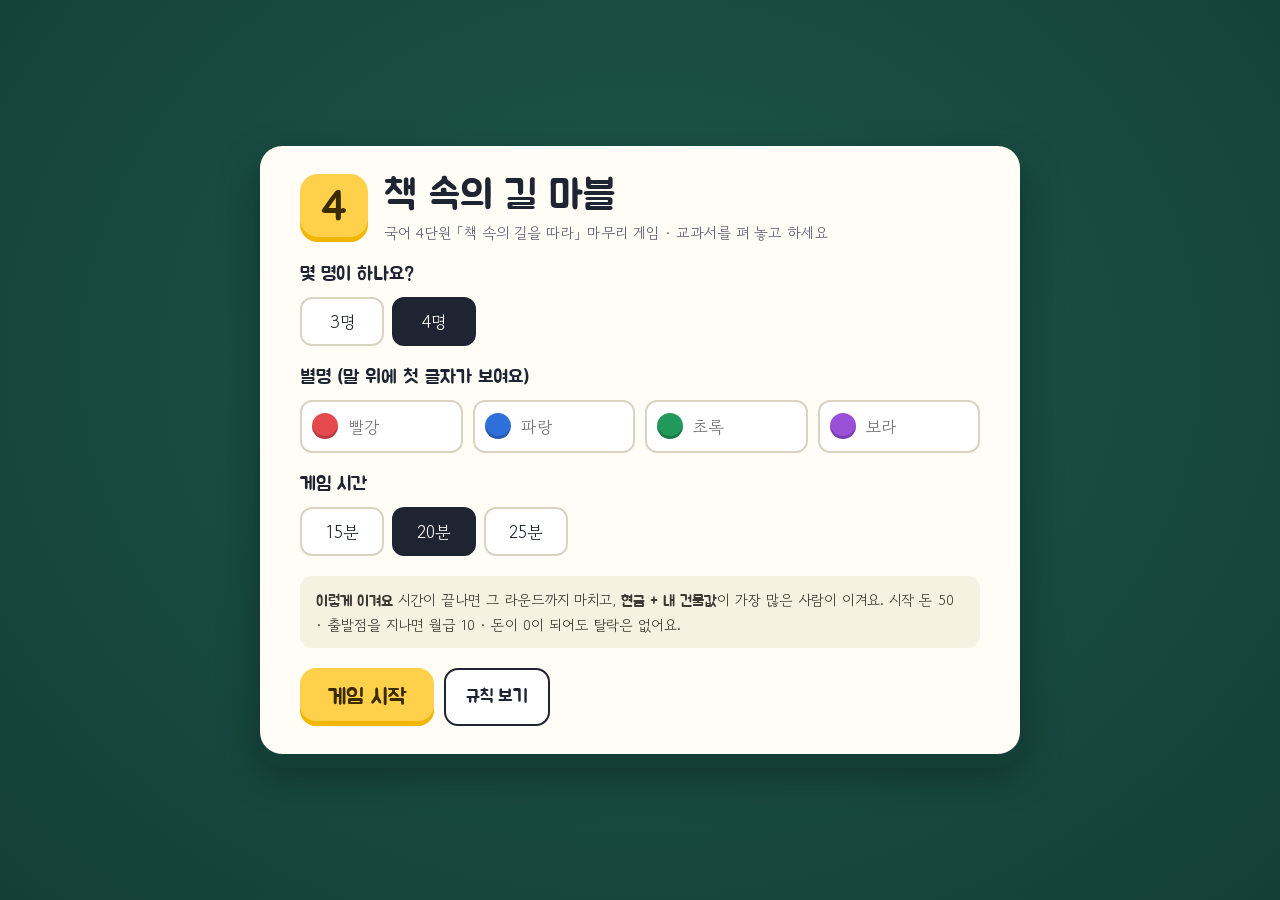
<file: book-marble/index.html>
<!doctype html>
<html lang="ko"><head><meta charset="utf-8"><meta name="viewport" content="width=device-width,initial-scale=1,viewport-fit=cover">
<style>:root{box-sizing:border-box;padding-top:env(safe-area-inset-top,0px);padding-bottom:env(safe-area-inset-bottom,0px)}body{margin:0;font:14px -apple-system,BlinkMacSystemFont,sans-serif}img{max-width:100%}[hidden]{display:none!important}</style>
</head><body>
<title>책 속의 길 마블</title>
<meta name="claude:viewport-fit-sides" content="cover">
<link rel="preconnect" href="https://fonts.googleapis.com"><link rel="preconnect" href="https://fonts.gstatic.com" crossorigin>
<link rel="stylesheet" href="https://fonts.googleapis.com/css2?family=Jua&family=Gowun+Dodum&display=swap">
<style>
/* Layout: 게임 테이블(초록 펠트) 위에 9×9 둘레 32칸 판, 판 가운데는 노란 진행판, 오른쪽에 시간·플레이어 패널. 하나의 화면으로 고정한 게임이라 한 가지 모습(펠트 테이블)으로만 그린다. */
:root{
  --felt:#1d574c; --felt-deep:#143f37; --felt-line:#2d6d61;
  --paper:#fffdf5; --ink:#1f2433; --soft:#5d6273; --rule:#d9d3c2;
  --sun:#ffd04a; --sun-deep:#f2b705; --sun-ink:#3b2b00;
  --s1:#ffb79c; --s2:#8fd4ca; --s3:#c3e28c; --s4:#cbbcf4;
  --ok:#1e8f4e; --ok-soft:#dcf3e4; --bad:#c93b3b; --bad-soft:#fbe1e1;
  --p0:#e5484d; --p1:#2f6fdc; --p2:#22995a; --p3:#9a4fd8;
  --f-display:"Jua","Apple SD Gothic Neo","Malgun Gothic","Noto Sans KR",sans-serif;
  --f-body:"Gowun Dodum","Apple SD Gothic Neo","Malgun Gothic","Noto Sans KR",sans-serif;
  --u:8px;
  color-scheme:light;
}
[hidden]{display:none!important}
html,body{height:100%}
body{background:var(--felt);color:var(--ink);font-family:var(--f-body);font-size:16px;
  background-image:radial-gradient(ellipse at 50% 40%, var(--felt) 0%, var(--felt-deep) 100%);overflow:hidden}
*{box-sizing:border-box}
button{font:inherit;color:inherit;cursor:pointer;border:0;background:none;-webkit-tap-highlight-color:transparent}
button:focus-visible,input:focus-visible{outline:3px solid var(--sun);outline-offset:2px}
.screen{height:100%;padding-block:12px;padding-left:max(16px,env(safe-area-inset-left,0px));padding-right:max(16px,env(safe-area-inset-right,0px))}

/* ---------- 시작 화면 ---------- */
#setup{overflow:auto;display:flex;justify-content:center;align-items:flex-start}
.setup-card{width:min(760px,100%);margin-block:auto;background:var(--paper);border-radius:22px;padding:28px clamp(18px,4vw,40px);box-shadow:0 14px 0 var(--felt-deep),0 18px 40px rgba(0,0,0,.35);display:flex;flex-direction:column;gap:20px}
.brand{display:flex;align-items:center;gap:16px}
.brand .unit{flex:none;width:68px;height:68px;border-radius:18px;background:var(--sun);display:grid;place-items:center;font-family:var(--f-display);font-size:44px;color:var(--sun-ink);box-shadow:inset 0 -5px 0 var(--sun-deep)}
.brand h1{margin:0;font-family:var(--f-display);font-weight:400;font-size:clamp(28px,5vw,40px);line-height:1.1;text-wrap:balance}
.brand p{margin:4px 0 0;color:var(--soft);font-size:15px}
.field{display:flex;flex-direction:column;gap:10px}
.field>span{font-family:var(--f-display);font-size:19px}
.seg{display:flex;flex-wrap:wrap;gap:8px}
.seg button{min-width:84px;padding:10px 16px;border-radius:12px;border:2px solid var(--rule);background:#fff;font-size:17px}
.seg button[aria-pressed="true"]{border-color:var(--ink);background:var(--ink);color:var(--paper)}
.names{display:grid;grid-template-columns:repeat(auto-fit,minmax(150px,1fr));gap:10px}
.nm{display:flex;align-items:center;gap:8px;border:2px solid var(--rule);border-radius:12px;padding:6px 10px;background:#fff}
.nm i{flex:none;width:26px;height:26px;border-radius:50%;box-shadow:inset 0 -3px 0 rgba(0,0,0,.2)}
.nm input{flex:1;min-width:0;border:0;font:inherit;font-size:17px;padding:6px 2px;background:transparent;color:var(--ink)}
.nm input:focus{outline:none}
.nm:focus-within{border-color:var(--ink)}
.rule-mini{margin:0;padding:12px 16px;background:#f6f1e1;border-radius:12px;font-size:14.5px;line-height:1.6;color:#3d3a33}
.rule-mini b{font-family:var(--f-display);font-weight:400}
.actions{display:flex;flex-wrap:wrap;gap:10px}
.big{font-family:var(--f-display);font-size:22px;padding:14px 28px;border-radius:16px;background:var(--sun);color:var(--sun-ink);box-shadow:inset 0 -5px 0 var(--sun-deep);min-height:58px}
.big:active{transform:translateY(2px);box-shadow:inset 0 -2px 0 var(--sun-deep)}
.big[disabled]{opacity:.45;cursor:not-allowed}
.ghost{font-family:var(--f-display);font-size:18px;padding:12px 20px;border-radius:14px;border:2px solid var(--ink);background:#fff;min-height:52px}
.resume{display:flex;flex-wrap:wrap;align-items:center;gap:10px;padding:12px 14px;border-radius:12px;background:var(--ok-soft)}
.resume span{flex:1;min-width:180px}

/* ---------- 게임 화면 ---------- */
#game{display:flex;gap:14px;align-items:center;justify-content:center}
.boardwrap{flex:1;min-width:0;height:100%;display:grid;place-items:center}
.board{position:relative;display:grid;grid-template-columns:repeat(9,1fr);grid-template-rows:repeat(9,1fr);gap:calc(var(--u)*.35);
  width:calc(var(--u)*100);height:calc(var(--u)*100);padding:calc(var(--u)*.8);border-radius:calc(var(--u)*2);background:var(--felt-deep);box-shadow:0 calc(var(--u)*1) 0 #0d2c26,0 calc(var(--u)*2) calc(var(--u)*4) rgba(0,0,0,.35)}
.cell{position:relative;background:var(--paper);border-radius:calc(var(--u)*.9);display:flex;flex-direction:column;overflow:hidden;padding:0;text-align:center;border:calc(var(--u)*.35) solid transparent}
.cell .band{flex:none;height:calc(var(--u)*1.9);font-size:calc(var(--u)*1.15);line-height:calc(var(--u)*1.9);color:#2c2a26;letter-spacing:.02em;white-space:nowrap}
.cell .nm2{flex:1;display:grid;place-items:center;padding:0 calc(var(--u)*.4);font-family:var(--f-display);font-size:calc(var(--u)*1.55);line-height:1.12;word-break:keep-all;text-wrap:balance}
.cell .px{flex:none;font-size:calc(var(--u)*1.1);color:var(--soft);padding-bottom:calc(var(--u)*.3);white-space:nowrap;font-variant-numeric:tabular-nums}
.cell.side1 .band{background:var(--s1)} .cell.side2 .band{background:var(--s2)} .cell.side3 .band{background:var(--s3)} .cell.side4 .band{background:var(--s4)}
.cell.sp{background:#f4efe0}
.cell.sp .band{background:#e6dfca}
.cell.corner{background:var(--sun);color:var(--sun-ink)}
.cell.corner .band{background:transparent;font-family:var(--f-display);font-size:calc(var(--u)*1.25)}
.cell.corner .nm2{font-size:calc(var(--u)*1.75)}
.cell.corner .px{color:var(--sun-ink)}
.cell.owned{background:var(--own);color:#fff;border-color:#fff;box-shadow:0 calc(var(--u)*.35) 0 rgba(0,0,0,.28)}
.cell.owned::before{content:"";position:absolute;left:18%;right:18%;top:24%;bottom:16%;background:url("data:image/svg+xml,%3Csvg xmlns='http://www.w3.org/2000/svg' viewBox='0 0 40 36'%3E%3Cpath d='M20 2 2 17h5v17h10V24h6v10h10V17h5z' fill='%23ffffff'/%3E%3C/svg%3E") center/contain no-repeat;opacity:.26;pointer-events:none}
.cell.owned[data-lv="2"]::before{background-image:url("data:image/svg+xml,%3Csvg xmlns='http://www.w3.org/2000/svg' viewBox='0 0 60 36'%3E%3Cpath d='M14 10 2 20h4v14h7v-7h3v7h7V20h4z M44 2 28 16h5v18h8v-8h6v8h8V16h5z' fill='%23ffffff'/%3E%3C/svg%3E");left:10%;right:10%}
.cell.owned[data-lv="3"]::before{background-image:url("data:image/svg+xml,%3Csvg xmlns='http://www.w3.org/2000/svg' viewBox='0 0 40 34'%3E%3Cpath d='M5 26 2 5l10 9 8-13 8 13 10-9-3 21z M5 28h30v5H5z' fill='%23ffffff'/%3E%3C/svg%3E");opacity:.38}
.cell.owned[data-lv="3"]{box-shadow:inset 0 0 0 calc(var(--u)*.45) var(--sun),0 calc(var(--u)*.35) 0 rgba(0,0,0,.28)}
.cell.owned .band{background:rgba(0,0,0,.24)!important;color:#fff;font-family:var(--f-display);font-size:calc(var(--u)*1.2);overflow:hidden;padding:0 calc(var(--u)*.2)}
.cell.owned .nm2{position:relative;text-shadow:0 1px 2px rgba(0,0,0,.35)}
.cell.owned .px{color:#fff;font-weight:700}
.cell.wip{background:repeating-linear-gradient(-45deg,#fff3c4 0 calc(var(--u)*.8),#fffdf5 calc(var(--u)*.8) calc(var(--u)*1.6))}
.cell.flash{outline:calc(var(--u)*.5) solid var(--sun);outline-offset:calc(var(--u)*-.1);z-index:2}
.cell.here{box-shadow:0 0 0 calc(var(--u)*.45) #fff}
.tokens{position:absolute;left:0;right:0;bottom:calc(var(--u)*1.55);display:flex;justify-content:center;gap:calc(var(--u)*.2);pointer-events:none}
.tok{width:calc(var(--u)*2.7);height:calc(var(--u)*2.7);border-radius:50%;background:var(--pc);color:#fff;font-family:var(--f-display);font-size:calc(var(--u)*1.35);line-height:calc(var(--u)*2.7);text-align:center;box-shadow:0 calc(var(--u)*.3) 0 rgba(0,0,0,.35),0 0 0 calc(var(--u)*.25) #fff}
.tok.jail{box-shadow:0 0 0 calc(var(--u)*.25) #fff,0 0 0 calc(var(--u)*.55) var(--ink)}

.hub{grid-area:2/2/9/9;background:var(--sun);border-radius:calc(var(--u)*1.6);padding:calc(var(--u)*2.2);display:flex;flex-direction:column;align-items:center;gap:calc(var(--u)*1.3);color:var(--sun-ink);box-shadow:inset 0 calc(var(--u)*-.8) 0 var(--sun-deep);min-height:0}
.hub .ttl{font-family:var(--f-display);font-size:calc(var(--u)*2.4);opacity:.75;letter-spacing:.02em}
.turn{display:flex;align-items:center;gap:calc(var(--u)*1);font-family:var(--f-display);font-size:calc(var(--u)*3.6);line-height:1.1}
.turn .tok{width:calc(var(--u)*4.4);height:calc(var(--u)*4.4);line-height:calc(var(--u)*4.4);font-size:calc(var(--u)*2.2)}
.dice{display:flex;gap:calc(var(--u)*2)}
.die{width:calc(var(--u)*12.5);height:calc(var(--u)*12.5);background:#fff;border-radius:calc(var(--u)*2);box-shadow:inset 0 calc(var(--u)*-.8) 0 #e7dfc6,0 calc(var(--u)*.6) 0 rgba(0,0,0,.18);display:grid;grid-template:repeat(3,1fr)/repeat(3,1fr);padding:calc(var(--u)*1.6)}
.die i{width:calc(var(--u)*2.3);height:calc(var(--u)*2.3);border-radius:50%;background:var(--ink);place-self:center;visibility:hidden}
.die i.on{visibility:visible}
.die.dbl{box-shadow:inset 0 calc(var(--u)*-.8) 0 #e7dfc6,0 0 0 calc(var(--u)*.6) var(--p0)}
.rollbtn{font-family:var(--f-display);font-size:calc(var(--u)*3);padding:calc(var(--u)*1.2) calc(var(--u)*5);border-radius:calc(var(--u)*1.6);background:var(--ink);color:#fff;box-shadow:inset 0 calc(var(--u)*-.6) 0 #000;min-height:44px}
.rollbtn[disabled]{opacity:.35;cursor:default}
.status{font-size:calc(var(--u)*1.9);text-align:center;min-height:1.3em;font-weight:700}
.logbox{width:100%;margin-top:auto;display:flex;flex-direction:column;gap:calc(var(--u)*.35);font-size:calc(var(--u)*1.55);background:rgba(255,255,255,.55);border-radius:calc(var(--u)*1);padding:calc(var(--u)*.9) calc(var(--u)*1.3);min-height:0;overflow:hidden}
.logbox div{white-space:nowrap;overflow:hidden;text-overflow:ellipsis}
.logbox div:first-child{font-weight:700}
.logbox b{font-family:var(--f-display);font-weight:400}

.side{flex:none;width:300px;height:100%;display:flex;flex-direction:column;gap:10px;overflow:auto;padding-bottom:4px}
.panel{background:var(--paper);border-radius:16px;padding:14px 16px}
.clock{display:flex;align-items:center;justify-content:space-between;gap:10px}
.clock .t{font-family:var(--f-display);font-size:34px;line-height:1;font-variant-numeric:tabular-nums}
.clock small{display:block;color:var(--soft);font-size:13px}
.clock.up{background:#ffe1d6}
.clock.paused .t{opacity:.45}
.toprow{display:grid;grid-template-columns:1fr auto;gap:10px}
.toprow .panel{padding:10px 14px}
.piggy{display:flex;align-items:center;gap:8px}
.piggy svg{width:38px!important;height:38px!important}
.piggy svg{flex:none;width:46px;height:46px}
.piggy b{font-family:var(--f-display);font-weight:400;font-size:28px;font-variant-numeric:tabular-nums}
.piggy small{display:block;color:var(--soft);font-size:12.5px;line-height:1.35}
.players{display:flex;flex-direction:column;gap:10px}
.pl{display:grid;grid-template-columns:auto 1fr auto;align-items:center;gap:6px 10px;padding:10px 12px;border-radius:14px;background:var(--paper);border:3px solid transparent}
.pl.now{border-color:var(--pc);box-shadow:0 0 0 4px rgba(255,255,255,.35)}
.pl .tok{width:36px;height:36px;line-height:36px;font-size:19px;box-shadow:0 3px 0 rgba(0,0,0,.3)}
.pl .who{font-family:var(--f-display);font-size:20px;min-width:0;overflow:hidden;text-overflow:ellipsis;white-space:nowrap}
.pl .cash{font-family:var(--f-display);font-size:26px;font-variant-numeric:tabular-nums}
.pl .meta{grid-column:2/4;display:flex;flex-wrap:wrap;gap:4px 10px;font-size:13px;color:var(--soft)}
.pl{position:relative}
.coins{grid-column:1/4;display:flex;align-items:flex-end;flex-wrap:wrap;gap:6px 6px;min-height:56px;padding:6px 10px 6px;border-radius:10px;background:#efe7cf;box-shadow:inset 0 2px 4px rgba(0,0,0,.12)}
.coins:empty::after{content:"빈 지갑";color:var(--soft);font-size:13px;align-self:center}
.stack{display:flex;flex-direction:column-reverse}
.coin{width:40px;height:13px;border-radius:50%;margin-top:-6px;border:1.5px solid var(--edge);background:linear-gradient(180deg,var(--face) 0 55%,var(--edge) 55% 100%)}
.stack .coin:first-child{margin-top:0}
.coin.g{--face:#ffd447;--edge:#c48d00}
.stack .coin.s:last-child{height:17px}
.stack .coin.c:last-child{height:14px}
.coin.s{--face:#e3e8ef;--edge:#8d98a6;width:33px;height:12px}
.coin.c{--face:#e9a06b;--edge:#a65a24;width:26px;height:10px}
.stack .coin:last-child{height:19px;background:radial-gradient(ellipse at 50% 45%,var(--face) 0 48%,var(--edge) 50% 56%,var(--face) 58% 100%)}
.legend{grid-column:1/4;display:flex;gap:10px;font-size:11.5px;color:var(--soft);margin-top:-2px}
.legend i{display:inline-block;width:10px;height:10px;border-radius:50%;margin-right:3px;vertical-align:-1px}
.delta{position:absolute;right:64px;top:8px;font-family:var(--f-display);font-size:24px;pointer-events:none;animation:rise 1.6s ease-out forwards}
.delta.up{color:var(--ok)} .delta.down{color:var(--bad)}
@keyframes rise{0%{transform:translateY(14px);opacity:0}15%{opacity:1}100%{transform:translateY(-22px);opacity:0}}
.chip{display:inline-block;padding:1px 8px;border-radius:20px;background:#efe9d6;color:#4a4335;font-size:12.5px}
.chip.red{background:var(--bad-soft);color:var(--bad)}
.tools{display:flex;gap:8px}
.tools button{flex:1;padding:10px;border-radius:12px;background:rgba(255,255,255,.14);color:#fff;font-family:var(--f-display);font-size:16px;min-height:44px}

/* ---------- 창 ---------- */
.overlay{position:fixed;inset:0;z-index:20;display:grid;place-items:center;background:rgba(10,30,26,.62);
  padding-block:max(14px,env(safe-area-inset-top,0px)) max(14px,env(safe-area-inset-bottom,0px));padding-left:max(16px,env(safe-area-inset-left,0px));padding-right:max(16px,env(safe-area-inset-right,0px));overflow:auto}
.sheet{width:min(720px,100%);background:var(--paper);border-radius:22px;padding:24px clamp(18px,3vw,30px);box-shadow:0 12px 0 rgba(0,0,0,.25);display:flex;flex-direction:column;gap:16px;max-height:100%;overflow:auto;animation:pop .18s ease-out}
@keyframes pop{from{transform:scale(.96);opacity:.4}to{transform:none;opacity:1}}
.sheet h2{margin:0;font-family:var(--f-display);font-weight:400;font-size:28px;line-height:1.2;text-wrap:balance}
.sheet .lead{margin:0;font-size:18px;line-height:1.6}
.kicker{display:flex;flex-wrap:wrap;align-items:center;gap:8px;font-size:14px}
.kicker .tag{padding:3px 12px;border-radius:20px;font-weight:700;background:#efe9d6}
.kicker .tag.basic{background:var(--s3)} .kicker .tag.adv{background:var(--s4)} .kicker .tag.job{background:var(--s2)} .kicker .tag.maze{background:var(--s1)}
.kicker .book{padding:3px 12px;border-radius:20px;border:2px dashed #b9b09a;font-weight:700}
.kicker .who{margin-left:auto;display:flex;align-items:center;gap:6px;font-family:var(--f-display);font-size:18px}
.kicker .who .tok{width:28px;height:28px;line-height:28px;font-size:15px}
.qtext{margin:0;font-size:22px;line-height:1.55;font-weight:700;word-break:keep-all}
.qtext u{text-decoration-thickness:3px;text-underline-offset:4px;text-decoration-color:var(--bad)}
.timer{display:flex;align-items:center;gap:12px}
.timer .bar{flex:1;height:14px;border-radius:10px;background:#ece5d0;overflow:hidden}
.timer .bar i{display:block;height:100%;width:100%;background:var(--ok);border-radius:10px;transform-origin:left;transition:background .3s}
.timer .bar i.warn{background:#e59a0b} .timer .bar i.late{background:var(--bad)}
.timer b{font-family:var(--f-display);font-weight:400;font-size:26px;min-width:3.2ch;text-align:right;font-variant-numeric:tabular-nums}
.opts{display:flex;flex-direction:column;gap:10px}
.opt{display:flex;align-items:center;gap:12px;text-align:left;padding:14px 16px;border-radius:14px;border:2px solid var(--rule);background:#fff;font-size:19px;line-height:1.45;min-height:58px}
.opt .k{flex:none;width:32px;height:32px;border-radius:50%;background:#efe9d6;display:grid;place-items:center;font-family:var(--f-display);font-size:17px}
.opt:hover:not([disabled]){border-color:var(--ink)}
.opt.right{border-color:var(--ok);background:var(--ok-soft)} .opt.right .k{background:var(--ok);color:#fff}
.opt.wrong{border-color:var(--bad);background:var(--bad-soft)} .opt.wrong .k{background:var(--bad);color:#fff}
.opt[disabled]{cursor:default}
.verdict{display:flex;align-items:center;gap:12px;padding:14px 16px;border-radius:14px;font-size:17px;line-height:1.55}
.verdict.ok{background:var(--ok-soft)} .verdict.no{background:var(--bad-soft)}
.verdict b{flex:none;font-family:var(--f-display);font-weight:400;font-size:26px}
.verdict.ok b{color:var(--ok)} .verdict.no b{color:var(--bad)}
.example{padding:14px 16px;border-radius:14px;background:#f6f1e1;font-size:18px;line-height:1.6}
.example small{display:block;font-family:var(--f-display);font-size:15px;color:#7a6a3c;margin-bottom:2px}
.votes{display:flex;flex-direction:column;gap:8px}
.vote{display:flex;align-items:center;gap:10px;flex-wrap:wrap}
.vote .nmv{display:flex;align-items:center;gap:8px;font-family:var(--f-display);font-size:19px;min-width:120px;flex:1}
.vote .nmv .tok{width:30px;height:30px;line-height:30px;font-size:16px}
.vote button{width:64px;height:52px;border-radius:12px;border:2px solid var(--rule);background:#fff;font-family:var(--f-display);font-size:24px}
.vote button[aria-pressed="true"].o{background:var(--ok);border-color:var(--ok);color:#fff}
.vote button[aria-pressed="true"].x{background:var(--bad);border-color:var(--bad);color:#fff}
.row-btns{display:flex;flex-wrap:wrap;gap:10px;justify-content:flex-end;align-items:center}
.row-btns .teacher{margin-right:auto;font-size:15px;color:var(--soft);text-decoration:underline;padding:8px 4px;min-height:44px}
.card{align-self:center;width:min(360px,100%);aspect-ratio:3/2;border-radius:18px;padding:20px;display:flex;flex-direction:column;justify-content:center;gap:8px;text-align:center;box-shadow:0 8px 0 rgba(0,0,0,.18);animation:flip .45s ease-out}
.card.do{background:var(--s2)} .card.luck{background:var(--sun)}
.card small{font-family:var(--f-display);font-size:17px;opacity:.7}
.card p{margin:0;font-family:var(--f-display);font-size:25px;line-height:1.35;word-break:keep-all;text-wrap:balance}
@keyframes flip{from{transform:rotateY(80deg)}to{transform:none}}
.wheel{display:grid;grid-template-columns:repeat(3,1fr);gap:10px}
.slot{padding:20px 6px;border-radius:16px;background:#efe9d6;text-align:center;font-family:var(--f-display);font-size:26px;line-height:1.15;border:3px solid transparent;transition:transform .08s}
.slot small{display:block;font-size:14px;opacity:.75}
.slot.jack{background:var(--sun);color:var(--sun-ink)}
.slot.on{border-color:var(--ink);background:#fff;transform:scale(1.06)}
.slot.win{border-color:var(--ok);background:var(--ok);color:#fff;transform:scale(1.08)}
.pin{display:flex;flex-direction:column;align-items:center;gap:14px}
.pin .dots{display:flex;gap:12px}
.pin .dots i{width:18px;height:18px;border-radius:50%;border:2px solid var(--ink)}
.pin .dots i.on{background:var(--ink)}
.pad{display:grid;grid-template-columns:repeat(3,72px);gap:10px}
.pad button{height:60px;border-radius:14px;background:#efe9d6;font-family:var(--f-display);font-size:26px}
.err{color:var(--bad);min-height:1.4em;margin:0;font-weight:700}
.rules{margin:0;padding-left:20px;display:flex;flex-direction:column;gap:6px;font-size:16px;line-height:1.55}
.rules b{font-family:var(--f-display);font-weight:400}
.money{display:grid;grid-template-columns:1fr auto;gap:4px 16px;font-size:15px}
.money span:nth-child(even){text-align:right;font-variant-numeric:tabular-nums;font-weight:700}

/* ---------- 결과 ---------- */
#result{overflow:auto;display:flex;justify-content:center}
.res{width:min(720px,100%);margin-block:auto;display:flex;flex-direction:column;gap:14px}
.res h1{margin:0;color:#fff;font-family:var(--f-display);font-weight:400;font-size:clamp(30px,5vw,44px);text-align:center}
.rank{display:grid;grid-template-columns:auto auto 1fr auto;align-items:center;gap:6px 16px;background:var(--paper);border-radius:18px;padding:16px 20px}
.rank .no{font-family:var(--f-display);font-size:34px;width:1.6ch;text-align:center}
.rank .tok{width:44px;height:44px;line-height:44px;font-size:22px;box-shadow:0 3px 0 rgba(0,0,0,.3)}
.rank .nm3{font-family:var(--f-display);font-size:24px;min-width:0}
.rank .nm3 small{display:block;font-family:var(--f-body);font-size:14px;color:var(--soft)}
.rank .tot{font-family:var(--f-display);font-size:34px;font-variant-numeric:tabular-nums}
.rank.first{background:var(--sun);box-shadow:inset 0 -6px 0 var(--sun-deep)}

@media (max-width:1100px) and (min-width:861px){ .side{width:250px} .clock .t{font-size:32px} .pl .cash{font-size:22px} }
@media (max-width:860px){
  body{overflow:auto}
  #game{flex-direction:column;height:auto;min-height:100%}
  .boardwrap{height:auto;width:100%}
  .side{width:100%;height:auto;overflow:visible}
  .players{display:grid;grid-template-columns:repeat(auto-fit,minmax(200px,1fr))}
}
@media (prefers-reduced-motion:reduce){*{animation:none!important;transition:none!important}}
</style>

<section id="setup" class="screen">
 <div class="setup-card">
  <div class="brand"><div class="unit">4</div><div><h1>책 속의 길 마블</h1><p>국어 4단원 「책 속의 길을 따라」 마무리 게임 · 교과서를 펴 놓고 하세요</p></div></div>
  <div id="resumeBox" class="resume" hidden><span id="resumeText">진행 중인 게임이 있어요.</span><button class="ghost" id="resumeBtn" type="button">이어 하기</button></div>
  <div class="field"><span>몇 명이 하나요?</span><div class="seg" id="cntSeg"><button type="button" data-n="3" aria-pressed="false">3명</button><button type="button" data-n="4" aria-pressed="true">4명</button></div></div>
  <div class="field"><span>별명 (말 위에 첫 글자가 보여요)</span><div class="names" id="names"></div></div>
  <div class="field"><span>게임 시간</span><div class="seg" id="minSeg"><button type="button" data-m="15" aria-pressed="false">15분</button><button type="button" data-m="20" aria-pressed="true">20분</button><button type="button" data-m="25" aria-pressed="false">25분</button></div></div>
  <p class="rule-mini"><b>이렇게 이겨요</b> 시간이 끝나면 그 라운드까지 마치고, <b>현금 + 내 건물값</b>이 가장 많은 사람이 이겨요. 시작 돈 50 · 출발점을 지나면 월급 10 · 돈이 0이 되어도 탈락은 없어요.</p>
  <div class="actions"><button class="big" id="startBtn" type="button">게임 시작</button><button class="ghost" id="rulesBtn" type="button">규칙 보기</button></div>
 </div>
</section>

<section id="game" class="screen" hidden>
 <div class="boardwrap" id="boardwrap">
  <div class="board" id="board">
   <div class="hub">
    <div class="ttl">책 속의 길 마블</div>
    <div class="turn" id="turn"></div>
    <div class="dice"><div class="die" id="d1"></div><div class="die" id="d2"></div></div>
    <button class="rollbtn" id="rollBtn" type="button">주사위 굴리기</button>
    <div class="status" id="status"></div>
    <div class="logbox" id="logbox" aria-live="polite"></div>
   </div>
  </div>
 </div>
 <aside class="side">
  <div class="toprow"><div class="panel clock" id="clock"><div><small id="clockLabel">남은 시간</small><div class="t" id="clockT">25:00</div></div></div>
  <div class="panel piggy" id="piggy"></div></div>
  <div class="players" id="players"></div>
  <div class="tools"><button type="button" id="rules2">규칙</button><button type="button" id="teachBtn">선생님</button></div>
 </aside>
</section>

<section id="result" class="screen" hidden><div class="res" id="resBox"></div></section>

<div id="ov" class="overlay" hidden><div class="sheet" id="sheet" role="dialog" aria-modal="true"></div></div>

<script>
// 4학년 2학기 국어 4단원 「책 속의 길을 따라」 — 질문 칸 20개 문제 은행 (지도서 248~291쪽 기반)
// basic: 객관식(태블릿 자동 판정)  o=보기, a=정답 번호(0부터)
// adv  : 서술형(모둠원 다수결)     ex=예시 답
const UNIT = {
 1:{name:"생각 열기",type:"basic",page:"181~183쪽",qs:[
  {q:"‘가장 기억에 남는 표현이나 장면은 무엇인가요?’는 어떤 글을 읽고 떠올리기 알맞은 질문인가요?",o:["시나 이야기","설명하는 글","의견을 제시하는 글"],a:0,why:"표현이나 장면은 시나 이야기를 읽고 떠올리는 질문이에요."},
  {q:"‘이 글은 무엇에 대해 자세하게 알려 주고 있나요?’는 어떤 글을 읽고 떠올리기 알맞은 질문인가요?",o:["설명하는 글","시나 이야기","의견을 제시하는 글"],a:0,why:"무엇을 알려 주는지 묻는 질문은 설명하는 글에 알맞아요."},
  {q:"‘글쓴이의 의견을 뒷받침하는 이유가 적절한가요?’는 어떤 글을 읽고 떠올리기 알맞은 질문인가요?",o:["의견을 제시하는 글","설명하는 글","시나 이야기"],a:0,why:"의견과 이유를 살피는 질문은 의견을 제시하는 글에 알맞아요."},
  {q:"181쪽 ‘생각 열기’에서 책을 잘 읽은 여자아이는 어떻게 읽었나요?",o:["내용을 짐작하고 제대로 이해했는지 확인하며 읽었다","빨리 끝까지 읽기만 했다","그림만 보고 넘겼다"],a:0,why:"여자아이는 내용을 짐작하거나 자신이 제대로 이해하고 있는지 확인하며 읽었어요."}
 ]},
 2:{name:"기뻐 마을",type:"basic",page:"184~185쪽",qs:[
  {q:"「기뻐의 비밀」에서 ‘기뻐’ 안에 들어 있는 말은 무엇인가요?",o:["이뻐","바빠","나빠"],a:0,why:"‘기’와 ‘뻐’를 잡고 늘이면 ‘기이이…뻐’ 안에 ‘이뻐’가 들어 있어요."},
  {q:"「기뻐의 비밀」에서 ‘기뻐’를 쭈욱 늘이는 모습을 무엇처럼 늘인다고 했나요?",o:["고무줄","엿가락","국수 가락"],a:0,why:"시에서 ‘고무줄처럼 말이야’라고 했어요."},
  {q:"「기뻐의 비밀」에서 말하는 이는 언제 찔끔 눈물이 난다고 했나요?",o:["기뻐가 끊어질 때","기뻐를 늘일 때","친구가 비밀을 알았을 때"],a:0,why:"기뻐가 끊어질 땐 무지 따끔해서 찔끔 눈물이 난다고 했어요."}
 ]},
 4:{name:"고무줄 다리",type:"basic",page:"184~187쪽",qs:[
  {q:"「기뻐의 비밀」에서 말하는 이가 조심하라고 한 것은 무엇인가요?",o:["기쁘다고 너무 뻐기다가 기뻐를 끊어 먹는 것","고무줄을 너무 세게 당기는 것","친구에게 비밀을 말하는 것"],a:0,why:"기쁘다고 너무 뻐기다가 기뻐를 끊어 먹지 않도록 조심하라고 했어요."},
  {q:"‘박수’를 고무줄처럼 길게 늘이면 어떤 말이 숨어 있나요?",o:["악수","박사","수박"],a:0,why:"‘바아아…악수’처럼 ‘박수’ 안에 ‘악수’가 숨어 있어요."},
  {q:"「기뻐의 비밀」처럼 글자를 늘였을 때 비밀이 숨어 있는 낱말 짝은 무엇인가요?",o:["감기 → 암기","사자 → 자석","나무 → 무지개"],a:0,why:"‘가아아암기’처럼 ‘감기’ 안에 ‘암기’가 숨어 있어요."},
  {q:"시에서 “기이이이…뻐”, “아니이잖아”처럼 ‘이’를 여러 번 쓴 까닭으로 알맞은 것은?",o:["글자가 고무줄처럼 늘어나는 느낌을 생생하게 주려고","글자를 잘못 써서","시를 짧게 만들려고"],a:0,why:"‘이’를 반복해 글자가 늘어나는 모습을 재미있고 생생하게 나타냈어요."}
 ]},
 6:{name:"마음 색칠",type:"adv",page:"185~186쪽",qs:[
  {q:"「기뻐의 비밀」에서 말하는 이의 마음을 색깔이나 모양으로 나타내고, 그렇게 나타낸 까닭을 말해 보세요.",ex:"노란색이에요. ‘기뻐’를 길게 늘여 ‘이뻐’를 만들고 밝게 웃는 모습이 떠올랐기 때문이에요."},
  {q:"「기뻐의 비밀」을 읽고 떠오른 장면이나 비슷한 경험을 말해 보세요.",ex:"글자를 고무줄처럼 늘이는 장면이 떠올랐어요. 저도 상장을 받고 너무 뽐내다가 친구와 다툰 적이 있어요."},
  {q:"「기뻐의 비밀」에서 가장 재미있었던 표현을 고르고, 그 까닭을 말해 보세요.",ex:"‘기뻐 안에는 이뻐가 들어 있다’가 재미있었어요. 늘 쓰던 낱말 속에 다른 낱말이 숨어 있다는 게 신기했기 때문이에요."}
 ]},
 7:{name:"마음먹기",type:"adv",page:"186~187·218쪽",qs:[
  {q:"글자를 늘였을 때 비밀이 숨어 있는 낱말을 하나 찾아 말하고, 그 비밀로 짧은 시 한 줄을 지어 보세요.",ex:"‘모기’ 속에는 ‘오기’가 있어요. → “모기는 오기가 세서 밤새 나를 따라다니나 봐.”"},
  {q:"「마음먹기」에서 ‘마음도 밥처럼 매일매일 먹어야 하는가 보다’를 읽고 든 생각이나 느낌을 말해 보세요.",ex:"다짐은 한 번만 하면 금방 잊어버리니까 밥처럼 날마다 새로 해야 한다는 말 같아서 공감했어요."},
  {q:"「마음먹기」를 읽은 느낌을 즉흥극, 그림, 시 속 인물에게 편지 쓰기, 노래 가운데 하나로 표현한다면 어떻게 할지 말해 보세요.",ex:"편지를 쓸래요. “마음이 자꾸 사라져도 괜찮아. 나도 그래. 내일 또 마음먹으면 돼.”"}
 ]},
 9:{name:"선물 가게",type:"basic",page:"188~189쪽",qs:[
  {q:"「네 생각을 솔직히 말해」에서 승한이가 전부터 가지고 싶다고 했던 가방은 무엇인가요?",o:["버지5 가방","곧 유행할 새 가방","프라 모델 가방"],a:0,why:"서영이는 승한이가 버지5 가방을 가지고 싶어 한 것을 알고 있었어요."},
  {q:"선물 가게에서 서영이가 승한이에게 다급하게 소리를 지른 까닭은 무엇인가요?",o:["원하지 않는 가방을 억지로 사려는 승한이가 답답해서","가방 구경을 못 해서","가게 아저씨가 화를 내서"],a:0,why:"자기 마음을 솔직하게 말하지 못하고 원하지 않는 가방을 사려는 모습이 답답했어요."},
  {q:"승한이가 원하지 않는 가방을 사려고 한 까닭으로 알맞은 것은?",o:["싫다는 말을 솔직하게 하지 못해서","그 가방이 더 싸서","서영이가 사라고 해서"],a:0,why:"승한이는 불편한 상황을 피하려고 싫다는 말을 못 했어요."}
 ]},
 10:{name:"신호등 앞",type:"basic",page:"190~193쪽",qs:[
  {q:"진우는 무조건 양보만 하는 승한이의 행동을 무엇이라고 말했나요?",o:["참는 게 아니라 도망치는 것","친구를 아끼는 착한 행동","용기 있는 행동"],a:0,why:"진우는 “그건 참는 게 아니라 도망치는 거니까.”라고 했어요."},
  {q:"진우가 들려준 이야기에서 한 스님이 막대기를 휘둘러 사슴을 쫓아낸 까닭은 무엇인가요?",o:["사슴이 사람을 조심하도록 가르치려고","채소가 아까워서","사슴이 무서워서"],a:0,why:"사냥꾼도 있으니 사람을 조심해야 한다는 걸 가르쳐야 한다고 했어요."},
  {q:"진우의 이야기에서 승한이는 누구와 다를 게 없다고 했나요?",o:["사슴","스님","사냥꾼"],a:0,why:"진우는 “내가 보기에 넌 사슴하고 다를 게 하나도 없어.”라고 했어요."},
  {q:"진우의 이야기에서 막대기를 휘두른 스님처럼 승한이를 위해 행동한 인물은 누구인가요?",o:["서영이","가게 아저씨","소은이"],a:0,why:"서영이는 스님처럼 승한이를 위해 막대기를 휘둘러 준 거라고 했어요."}
 ]},
 14:{name:"진우의 말",type:"adv",page:"194~197쪽",qs:[
  {q:"진우가 서영이에게 “친구들이 좋아하는 사람은 이해를 해 주는 친구”라고 조언한 것에 대한 생각이나 느낌을 말해 보세요.",ex:"상처 주지 않으면서 서영이의 친구 관계 문제를 조언해 주는 모습이 참 현명하다고 생각했어요."},
  {q:"서영이가 소은이에게 이상한 냄새가 난다고 말한 것을 소은이와 다른 사람들이 전혀 다르게 받아들인 까닭은 무엇일까요?",ex:"서영이가 상대의 입장에서 생각하지 않고 친구들이 가득한 곳에서 하고 싶은 말을 다 했기 때문이에요."},
  {q:"자신이 서영이라면 선물 가게에서 승한이에게 어떻게 말했을지 말해 보세요.",ex:"“승한아, 너 버지5 가방 갖고 싶었잖아. 아저씨께 다음에 다시 오겠다고 말해 보는 건 어때?” 하고 조용히 말했을 거예요."},
  {q:"승한이, 진우, 서영이 가운데 한 인물을 골라 그 인물의 말이나 행동에 대한 생각이나 느낌을 말해 보세요.",ex:"승한이가 싫다는 말을 못 해서 원하지 않는 가방을 사려는 모습이 안타까웠어요. 늘 양보만 해 온 승한이가 힘들었을 것 같아요."}
 ]},
 15:{name:"쪽지 우체국",type:"adv",page:"198~199쪽",qs:[
  {q:"승한이와 비슷한 경험을 한 적이 있나요? 그때 어떤 마음이었는지 말해 보세요.",ex:"좋아하는 친구가 하자는 대로 따라 한 적이 있어요. 하고 싶은 게 따로 있었는데 말을 못 해서 속상했어요."},
  {q:"승한이에게 쪽지를 쓴다고 생각하고, 해 주고 싶은 말을 말해 보세요.",ex:"“승한아, 싫은 건 싫다고 말해도 괜찮아. 진짜 친구라면 네 마음을 이해해 줄 거야.”"},
  {q:"“친구란 ○○입니다. 왜냐하면 ~ 때문입니다.”의 형식으로 좋은 친구가 무엇인지 말해 보세요.",ex:"친구란 곰 인형입니다. 왜냐하면 슬플 때 같이 있으면 위로가 되기 때문입니다."}
 ]},
 17:{name:"읽기 갈림길",type:"basic",page:"200·202쪽",qs:[
  {q:"‘제목이나 차례를 보며 내용 예상하기’는 언제 하는 활동인가요?",o:["읽기 전","읽기 중","읽기 후"],a:0,why:"읽기 전에는 제목이나 차례를 보며 내용을 예상해요."},
  {q:"‘짐작한 내용이 맞는지 확인하기’는 언제 하는 활동인가요?",o:["읽기 중","읽기 전","읽기 후"],a:0,why:"글을 읽으면서 짐작한 내용이 맞는지 확인해요."},
  {q:"‘글 전체의 내용을 요약하여 정리하기’는 언제 하는 활동인가요?",o:["읽기 후","읽기 전","읽기 중"],a:0,why:"다 읽은 뒤에 글 전체를 요약하여 정리해요."},
  {q:"‘자신이 알고 있는 내용 떠올리기’는 언제 하는 활동인가요?",o:["읽기 전","읽기 중","읽기 후"],a:0,why:"읽기 전에 주제와 관련해 알고 있는 것을 떠올려요."},
  {q:"‘더 알고 싶은 내용 생각하기’는 언제 하는 활동인가요?",o:["읽기 후","읽기 전","읽기 중"],a:0,why:"다 읽은 뒤에 더 알고 싶은 내용을 생각해요."},
  {q:"글을 읽고 읽기 과정을 되돌아볼 때 알맞은 생각은 무엇인가요?",o:["예상한 내용과 글의 내용이 같은지 확인해 보면 좋아.","예상한 내용과 글의 내용은 꼭 같아야 해.","글쓴이의 의견은 무조건 옳다고 믿으면 돼."],a:0,why:"예상과 글의 내용이 다를 수도 있어요. 같은지 확인하며 읽는 것이 중요해요."}
 ]},
 18:{name:"화살나무 숲",type:"basic",page:"201~202쪽",qs:[
  {q:"화살나무라는 이름이 붙은 까닭은 무엇인가요?",o:["가지에 화살의 날개처럼 생긴 것이 달려 있어서","열매가 화살촉처럼 뾰족해서","옛날에 화살을 만드는 데 써서"],a:0,why:"가지에 코르크 재질의 날개처럼 생긴 것이 2~4줄 있어요."},
  {q:"화살나무 꽃의 색깔은 무엇인가요?",o:["황록색","새빨간색","하얀색"],a:0,why:"꽃 색이 황록색이라 눈에 잘 들어오지 않아요."},
  {q:"「화살나무를 아시나요?」에서 화살나무가 쓰인 곳이 아닌 것은?",o:["종이를 만드는 원료","먹거리","약재와 고약의 원료"],a:0,why:"화살나무는 먹거리, 약재, 고약의 원료로 쓰였어요."},
  {q:"화살나무가 가장 예쁘다고 한 때는 언제인가요?",o:["가을에 붉게 단풍이 들었을 때","봄에 꽃이 활짝 피었을 때","겨울에 눈이 쌓였을 때"],a:0,why:"가을에 붉게 단풍이 들었을 때 무척 예쁜 나무래요."}
 ]},
 20:{name:"약국 골목",type:"basic",page:"204~208쪽",qs:[
  {q:"더 이상 쓰지 않는 약은 어떻게 처리해야 하나요?",o:["폐의약품 수거함에 넣는다","쓰레기통에 버린다","하수구에 흘려보낸다"],a:0,why:"보건소와 약국의 폐의약품 수거함에 넣으면 따로 모아 버려 줘요."},
  {q:"약의 소비 기한을 살펴봐야 하는 까닭은 무엇인가요?",o:["소비 기한이 지난 약은 약효가 떨어지고 상할 수 있어서","약값이 비싸지기 때문에","약의 색깔이 바뀌기 때문에"],a:0,why:"소비 기한이 지나면 약효가 떨어질 뿐 아니라 상할 수도 있어요."},
  {q:"항생제의 공격을 자주 받아 죽지 않도록 몸을 바꾼 균을 무엇이라고 하나요?",o:["내성균","유산균","항생균"],a:0,why:"내성은 ‘견딜 수 있는 힘’이라는 뜻이에요."},
  {q:"약을 보관할 때 함께 보관해야 하는 것은 무엇인가요?",o:["약상자와 사용 설명서","약국 영수증","빈 약봉지"],a:0,why:"상자와 설명서가 없으면 소비 기한과 쓰임을 알 수 없어요."}
 ]},
 22:{name:"질문 등대",type:"adv",page:"203·209~210쪽",qs:[
  {q:"「약, 잘 쓰고 잘 버리는 방법」을 읽기 전에 스스로에게 할 수 있는 질문을 하나 만들어 말해 보세요.",ex:"“글을 읽기 전에 제목을 보고 어떤 내용일지 예상했나요?” / “내가 알고 있는 약 먹는 방법과 보관하는 방법을 떠올렸나요?”"},
  {q:"「화살나무를 아시나요?」의 중심 내용을 한두 문장으로 요약해 보세요.",ex:"화살나무는 가지에 화살의 날개처럼 생긴 것이 있어 이름이 붙었어요. 예부터 먹거리와 약재, 고약의 원료로 쓰였어요."},
  {q:"설명하는 글을 읽는 중에 할 수 있는 질문을 하나 만들어 말해 보세요.",ex:"“글의 중심 내용을 찾으며 읽었나요?” / “새롭게 안 내용을 찾으며 읽었나요?”"}
 ]},
 23:{name:"되돌아보기",type:"adv",page:"207·211쪽",qs:[
  {q:"「약, 잘 쓰고 잘 버리는 방법」을 읽고 새롭게 안 점과 더 알고 싶은 점을 하나씩 말해 보세요.",ex:"약에도 소비 기한이 있다는 것을 새로 알았어요. 내가 먹는 약은 어떻게 만들어지는지 더 알고 싶어요."},
  {q:"약을 잘 쓰고 잘 버리는 일이 왜 ‘나 혼자만의 문제’가 아닌지 말해 보세요.",ex:"함부로 버린 약이 땅과 물로 흘러가 물고기와 동물에게 영향을 주고, 그 영향이 사람과 후손에게까지 돌아오기 때문이에요."},
  {q:"「화살나무를 아시나요?」를 읽고 화살나무에 대해 더 알고 싶은 점을 말하고, 어떻게 알아볼지 말해 보세요.",ex:"화살나무 열매는 무슨 맛인지 궁금해요. 식물도감이나 『나무 꽃의 비밀』을 찾아 읽어 볼래요."}
 ]},
 25:{name:"저작권 도서관",type:"basic",page:"212~214쪽",qs:[
  {q:"저작권이란 무엇인가요?",o:["사람의 생각이나 감정을 표현한 창작물에 대해 만든 사람이 가지는 권리","도서관에서 책을 빌릴 수 있는 권리","작품을 싸게 살 수 있는 권리"],a:0,why:"저작권은 창작물을 만든 사람이 가지는 권리예요."},
  {q:"다른 사람의 글, 그림, 음악, 동영상을 사용할 때 먼저 해야 할 일은?",o:["만든 사람에게 허락 받기","내 이름으로 바꿔 쓰기","친구에게 몰래 보내기"],a:0,why:"만든 사람에게 먼저 허락을 받아야 해요."},
  {q:"「저작권을 왜 지켜야 하나요?」는 어떤 종류의 글인가요?",o:["의견을 제시하는 글","설명하는 글","시"],a:0,why:"저작권을 지켜야 한다는 글쓴이의 의견을 밝힌 글이에요."},
  {q:"실수로 저작권을 침해했을 때 필요한 태도는 무엇인가요?",o:["바로 인정하고 수정한다","모른 척한다","친구 탓을 한다"],a:0,why:"실수로 침해했다면 바로 인정하고 수정하는 태도가 필요해요."}
 ]},
 28:{name:"바른 말 광장",type:"basic",page:"222쪽",qs:[
  {q:"바르게 쓴 문장은 무엇인가요?",o:["김치는 우리나라의 전통 음식입니다.","김치는 저희 나라의 전통 음식입니다."],a:0,why:"나라는 낮출 수 없으므로 ‘우리나라’라고 해요."},
  {q:"식당에서 바르게 말한 것은 무엇인가요?",o:["주문하신 사과주스 나왔습니다.","주문하신 사과주스 나오셨습니다."],a:0,why:"사과주스는 사물이라 높이지 않아요."},
  {q:"“물은 셀프로 가져오셔야 합니다.”에서 ‘셀프’를 알맞은 우리말로 바꾼 것은?",o:["스스로","빨리","함께"],a:0,why:"‘셀프’는 ‘스스로’로 바꿔 쓸 수 있어요."},
  {q:"“친구에게 응원하는 이모티콘을 보내야지.”에서 ‘이모티콘’을 알맞은 우리말로 바꾼 것은?",o:["그림말","손글씨","웃음꽃"],a:0,why:"‘이모티콘’의 다듬은 우리말은 ‘그림말’이에요."},
  {q:"받침을 바르게 쓴 낱말은 무엇인가요?",o:["만듦새","만듬새","만듭새"],a:0,why:"‘만들다’의 ‘만듦’에 ‘새’가 붙어 ‘만듦새’예요."}
 ]},
 30:{name:"창작 작업실",type:"adv",page:"213~214·217쪽",qs:[
  {q:"사람들이 저작권을 잘 지키지 않으면 우리 사회는 어떻게 될지 말해 보세요.",ex:"창작자가 더 좋은 작품을 만들려고 노력하지 않게 되어 문화 수준이 낮아지고, 문화 산업도 발전하지 못할 거예요."},
  {q:"일상생활에서 저작권을 지키기 위해 실천할 수 있는 일을 두 가지 말해 보세요.",ex:"과제에 인터넷 사진을 쓸 때 반드시 출처를 밝혀요. 친구의 글이나 그림은 허락을 받고 사용해요."},
  {q:"저작권을 지켜야 한다는 글쓴이의 의견에 대한 자신의 생각을 까닭과 함께 말해 보세요.",ex:"저도 찬성해요. 제가 오래 그린 그림을 친구가 허락 없이 가져가면 속상할 것 같기 때문이에요."}
 ]},
 31:{name:"생활 속으로",type:"adv",page:"215~221쪽",qs:[
  {q:"의견을 제시하는 글을 읽는 중에 스스로에게 할 수 있는 질문을 하나 만들어 말해 보세요.",ex:"“글쓴이의 의견이 무엇인지 찾으며 읽었나요?” / “의견에 대한 이유가 적절한지 살피며 읽었나요?”"},
  {q:"이 단원에서 공부한 내용을 생활 속에서 어떻게 실천할지 말해 보세요.",ex:"글을 읽고 나서 질문을 활용해 나의 읽기 과정을 되돌아볼 거예요."},
  {q:"이 단원에서 읽은 작품(「기뻐의 비밀」, 「네 생각을 솔직히 말해」, 「마음먹기」) 가운데 하나를 친구에게 소개하고, 마음에 드는 까닭을 말해 보세요.",ex:"「네 생각을 솔직히 말해」를 소개할게요. 솔직하게 말하는 것과 상대를 배려하는 것이 둘 다 중요하다는 걸 알게 되어서 마음에 들어요."}
 ]}
};

// 단원 맞춤법 (아르바이트·미로)
const UNIT_SPELL = [
 {q:"고무줄처럼 쭈욱 (    ) 거야.",o:["늘이는","늘리는"],a:0,why:"길이를 길게 하는 것은 ‘늘이다’예요. 교과서 184쪽에도 ‘늘이다’가 맞는 표기라고 나와요.",src:"4단원"},
 {q:"무거운 짐을 등에 (    ) 걸어갔다.",o:["짊어지고","질머지고"],a:0,why:"‘짊어지다’는 받침 ‘ㄻ’을 써요.",src:"4단원"},
 {q:"아이가 아빠를 꼭 (    ).",o:["닮았다","담았다"],a:0,why:"생김새가 비슷한 것은 ‘닮다’예요.",src:"4단원"},
 {q:"상처가 (    ) 고름이 나왔다.",o:["곪아서","곰아서"],a:0,why:"‘곪다’는 받침 ‘ㄻ’을 써요.",src:"4단원"},
 {q:"아침을 (    ) 배가 고프다.",o:["굶어서","굼어서"],a:0,why:"‘굶다’는 받침 ‘ㄻ’을 써요.",src:"4단원"},
 {q:"감기가 동생에게 (    ).",o:["옮았다","옴았다"],a:0,why:"‘옮다’는 받침 ‘ㄻ’을 써요.",src:"4단원"},
 {q:"우리는 (    )의 힘을 믿는다.",o:["젊음","절믐"],a:0,why:"‘젊다’의 ‘젊음’이에요.",src:"4단원"}
];
// 단원 낱말 뜻 (미로)
const UNIT_VOC = [
 {q:"‘잘못한 일에 대하여 엄하게 따져서 밝힘.’의 뜻을 가진 낱말은?",o:["추궁","교정","경청"],a:0,why:"서영이가 승한이를 다그치는 장면에 ‘추궁’이 나와요.",src:"4단원"},
 {q:"‘기세가 매우 높고 힘차다.’의 뜻을 가진 낱말은?",o:["기세등등하다","교정하다","경청하다"],a:0,why:"진우의 말을 듣고 서영이가 우쭐대는 장면에 나와요.",src:"4단원"},
 {q:"‘가르쳐서 바르게 하다.’의 뜻을 가진 낱말은?",o:["교정하다","추궁하다","기세등등하다"],a:0,why:"진우가 서영이에게 친구 관계를 조언하는 장면에 나와요.",src:"4단원"},
 {q:"‘귀를 기울여 듣다.’의 뜻을 가진 낱말은?",o:["경청하다","교정하다","추궁하다"],a:0,why:"서영이와 승한이가 진우의 이야기를 경청하는 장면에 나와요.",src:"4단원"},
 {q:"‘열지 못하게 붙여 두었던 것을 떼거나 엶.’의 뜻을 가진 낱말은?",o:["개봉","수거","터득"],a:0,why:"“약을 먹으려고 약상자를 개봉했다.”처럼 써요.",src:"4단원"},
 {q:"‘깊이 생각해 이치를 깨달아 알아냄.’의 뜻을 가진 낱말은?",o:["터득","개봉","처방"],a:0,why:"“병균을 물리치는 방법을 터득했다.”처럼 써요.",src:"4단원"},
 {q:"‘거두어 감.’의 뜻을 가진 낱말은?",o:["수거","침해","개봉"],a:0,why:"“재활용품은 일반 쓰레기와 분리해 수거해야 한다.”처럼 써요.",src:"4단원"},
 {q:"‘침범해 해를 끼침.’의 뜻을 가진 낱말은?",o:["침해","창작","발전"],a:0,why:"“다른 사람의 권리를 침해해서는 안 돼.”처럼 써요.",src:"4단원"},
 {q:"‘더 낫고 좋은 상태나 더 높은 단계로 나아감.’의 뜻을 가진 낱말은?",o:["발전","창작","수거"],a:0,why:"“저작권을 잘 지키면 문화 산업이 발전할 수 있어.”처럼 써요.",src:"4단원"},
 {q:"‘경청하다’의 뜻으로 알맞은 것은?",o:["귀를 기울여 듣다","큰 소리로 말하다","빨리 읽다"],a:0,why:"서영이와 승한이가 진우의 이야기를 경청했어요.",src:"4단원"},
 {q:"‘비치되다’의 뜻으로 알맞은 것은?",o:["마련되어 갖추어지다","깨끗이 치워지다","몰래 숨겨지다"],a:0,why:"약국에 폐의약품 수거함이 비치되어 있어요.",src:"4단원"},
 {q:"‘새순’의 뜻으로 알맞은 것은?",o:["새로 돋아나는 순, 새싹","새의 깃털","새로 산 그릇"],a:0,why:"화살나무의 새순도 먹을 수 있어요.",src:"4단원"},
 {q:"‘채취하다’의 뜻으로 알맞은 것은?",o:["풀, 나무, 광석 등을 찾아 베거나 캐어 얻다","물건을 깨끗이 닦다","사진을 찍다"],a:0,why:"봄에 채취하여 말린 뒤 약재로 썼대요.",src:"4단원"},
 {q:"‘고약’의 뜻으로 알맞은 것은?",o:["헐거나 곪은 데 붙이는 끈끈한 약","아주 나쁜 냄새","먹는 물약"],a:0,why:"화살나무의 날개와 열매를 고약의 원료로 썼어요.",src:"4단원"},
 {q:"‘처방’의 뜻으로 알맞은 것은?",o:["치료하는 데 필요한 의약품이나 방법 따위를 적은 문서","약을 버리는 곳","약을 만드는 공장"],a:0,why:"“병원에서 감기약 처방을 받았다.”처럼 써요.",src:"4단원"},
 {q:"‘내성’의 뜻으로 알맞은 것은?",o:["견딜 수 있는 힘","안쪽의 성","약의 맛"],a:0,why:"항생제를 이겨 내는 균을 ‘내성균’이라고 해요.",src:"4단원"},
 {q:"‘창작’의 뜻으로 알맞은 것은?",o:["예술 작품을 독창적으로 지어냄","남의 것을 그대로 베낌","작품을 사고팖"],a:0,why:"창작자는 오랜 시간 공들여 창작물을 만들어요.",src:"4단원"}
];

// 미션 카드
const MISSIONS = [
 {kind:"do",t:"우리 모둠 주변 쓰레기 3개 줍기"},
 {kind:"do",t:"제자리에서 점핑잭 5회"},
 {kind:"do",t:"의자를 짚고 한 발로 30초 서 있기"},
 {kind:"do",t:"친구 3명에게 “고마워” 말하기"},
 {kind:"do",t:"모둠 친구 3명 칭찬하기"},
 {kind:"do",t:"4단원에서 가장 기억에 남는 장면을 10초 동안 말하기"},
 {kind:"do",t:"교과서 4단원에서 마음에 드는 문장 하나를 소리 내어 읽기"},
 {kind:"do",t:"모둠 친구 모두와 하이파이브 하기"},
 {kind:"luck",t:"은행에서 10을 받아요",fx:"bank10"},
 {kind:"luck",t:"은행에서 5를 받아요",fx:"bank5"},
 {kind:"luck",t:"모든 친구에게 3씩 받아요",fx:"each3"},
 {kind:"luck",t:"원하는 친구 한 명에게 5를 받아요",fx:"pick5"},
 {kind:"luck",t:"통행료 면제권 1장! 남의 건물에 도착했을 때 쓸 수 있어요",fx:"pass"},
 {kind:"luck",t:"출발점으로 가요 (월급을 받아요)",fx:"start"},
 {kind:"luck",t:"돼지저금통에 5를 넣어요 (저금통에는 두 배가 쌓여요)",fx:"save5"},
 {kind:"luck",t:"돼지저금통의 절반을 가져가요",fx:"piggyHalf"}
];

const WS_SPELL = [{"q":"일개미 하나가 일을 (    ) 하면 개미집이 어려워질 수 있어요.","o":["안","않"],"a":0,"why":"‘아니’가 줄어든 말은 ‘안’이에요. 뒷말과 띄어 써요.","src":"활동지 1장"},{"q":"알을 (    ) 여왕개미","o":["낳는","낫는","낮는"],"a":0,"why":"알이나 새끼를 세상에 내놓을 때는 ‘낳다’를 써요.","src":"활동지 1장"},{"q":"밑줄 친 낱말을 바르게 고친 것은? 비가 [몇일] 동안 내렸어요.","o":["며칠","몇일"],"a":0,"why":"‘몇일’은 없는 말이에요. 날수나 날짜는 언제나 ‘며칠’이에요.","src":"활동지 1장"},{"q":"문어는 심장이 세 개나 있는 신기한 동물(    ).","o":["이에요","이예요"],"a":0,"why":"받침이 있는 말(동물) 뒤에는 ‘이에요’를 써요.","src":"활동지 2장"},{"q":"주변 색깔에 (    ) 몸 색을 바꿔요.","o":["맞추어","맞히어"],"a":0,"why":"서로 어긋나지 않게 하는 것은 ‘맞추다’예요.","src":"활동지 2장"},{"q":"나침반 바늘이 북쪽을 (    ) 철새도 방향을 알아내요.","o":["가르키듯이","가리키듯이"],"a":1,"why":"손가락이나 바늘로 방향을 보이는 것은 ‘가리키다’예요.","src":"활동지 3장"},{"q":"선생님께서 우리에게 한글을 (    ) 주셨어요.","o":["가르쳐","가리켜"],"a":0,"why":"지식이나 방법을 알려 주는 것은 ‘가르치다’예요.","src":"활동지 3장"},{"q":"(    )에 우리 마을 논에도 기러기 떼가 찾아왔어요.","o":["오랜만","오랫만"],"a":0,"why":"‘오래간만’이 줄어든 말이라 ‘오랜만’이 바른 표기예요.","src":"활동지 3장"},{"q":"초음파는 사람의 귀에는 (    ) 않아요.","o":["들리지","들르지"],"a":0,"why":"소리가 귀에 느껴질 때는 ‘들리다’예요. ‘들르다’는 잠깐 거쳐 가는 것이에요.","src":"활동지 4장"},{"q":"모기를 정확(    ) 찾아내어 잡아먹어요.","o":["이","히"],"a":1,"why":"‘정확’처럼 ‘하다’가 붙는 말은 대부분 ‘-히’를 써요.","src":"활동지 4장"},{"q":"동굴에서도 부딪히지 (    ) 자유롭게 날아다녀요.","o":["안고","않고"],"a":1,"why":"‘~지 않다’ 꼴에서는 ‘않’을 써요.","src":"활동지 4장"},{"q":"알을 (    ) 고향 강으로 돌아와요.","o":["낳으려고","나으려고","낮으려고"],"a":0,"why":"알을 세상에 내놓을 때는 ‘낳다’예요.","src":"활동지 5장"},{"q":"(    )에 돌아온 고향 강물이 반가워요.","o":["오랜만","오랫만"],"a":0,"why":"‘오래간만’이 줄어든 말이라 ‘오랜만’이에요.","src":"활동지 5장"},{"q":"연어가 돌아오는 강은 (    ) 깨끗해야 해요.","o":["반드시","반듯이"],"a":0,"why":"‘꼭’으로 바꿔 말이 되면 ‘반드시’예요.","src":"활동지 5장"},{"q":"밤에는 기온이 (    ).","o":["낫아요","낮아요","낳아요"],"a":1,"why":"높이나 온도가 아래쪽일 때는 ‘낮다’예요. (높다의 반대)","src":"활동지 6장"},{"q":"선인장은 사막에서도 시들지 (    ) 잘 자라요.","o":["안고","않고"],"a":1,"why":"‘~지 않다’ 꼴에서는 ‘않’을 써요.","src":"활동지 6장"},{"q":"아침 이슬이 줄기로 흘러내리기도 (    ).","o":["한대요","한데요"],"a":0,"why":"남에게 들은 말을 전할 때는 ‘-대요’를 써요.","src":"활동지 6장"},{"q":"처음부터 힘껏 달리면 (    ) 지쳐요.","o":["금세","금새"],"a":0,"why":"‘금세’는 ‘금시에’가 줄어든 말이에요. ‘금새’는 물건의 값이라는 다른 뜻이에요.","src":"활동지 7장"},{"q":"(    ) 포기하면 다음에도 쉽게 포기하게 돼요.","o":["한 번","한번"],"a":0,"why":"‘두 번’으로 바꿔도 말이 되면 횟수이므로 띄어 써요.","src":"활동지 7장"},{"q":"노력(    ) 좋은 결과가 나올 거예요.","o":["한 만큼","한만큼"],"a":0,"why":"‘-ㄴ/-ㄹ’로 끝나는 말 뒤의 ‘만큼’은 띄어 써요.","src":"활동지 7장"},{"q":"활로 화살을 쏘아 과녁을 (    ) 경기예요.","o":["맞히는","맞추는"],"a":0,"why":"쏘거나 던진 것이 목표에 닿게 할 때, 정답을 알아낼 때는 ‘맞히다’예요.","src":"활동지 8장"},{"q":"관중이 떠(    ) 소리에 익숙해졌어요.","o":["들던","들든"],"a":0,"why":"지난 일을 떠올릴 때는 ‘-던’이에요.","src":"활동지 8장"},{"q":"공정하지 않으면 경기가 (    ) 않아요.","o":["되지","돼지"],"a":0,"why":"‘되어’로 바꿔 말이 안 되면 ‘되’예요. ‘되+지’는 ‘되지’예요.","src":"활동지 9장"},{"q":"나중에 들으니 다친 선수는 괜찮아졌(    ).","o":["대요","데요"],"a":0,"why":"남에게 들은 말을 전할 때는 ‘-대요’를 써요.","src":"활동지 9장"},{"q":"규칙을 (    ) 지키면 경기가 되지 않아요.","o":["안","않"],"a":0,"why":"‘아니’가 줄어든 ‘안’은 뒷말과 띄어 써요.","src":"활동지 9장"},{"q":"(    ) 동안 열심히 연습했어요.","o":["며칠","몇일"],"a":0,"why":"‘몇일’은 없는 말이에요. 언제나 ‘며칠’이에요.","src":"활동지 10장"},{"q":"줄이 없으면 (    )?","o":["어떻게","어떡해"],"a":1,"why":"‘어떻게 해’로 바꿔 말이 되고 문장이 끝나면 ‘어떡해’예요.","src":"활동지 10장"},{"q":"낯선 줄이 (    ) 익숙해졌어요.","o":["금세","금새"],"a":0,"why":"‘금시에’가 줄어든 말은 ‘금세’예요.","src":"활동지 10장"},{"q":"쓰레기를 함부로 버리지 (    ) 바다를 지켜요.","o":["안고","않고"],"a":1,"why":"‘~지 않다’ 꼴에서는 ‘않’이에요.","src":"활동지 11장"},{"q":"어미 거북이 모래사장에 알을 (    ).","o":["낳아요","나아요","낮아요"],"a":0,"why":"알을 세상에 내놓는 것은 ‘낳다’예요.","src":"활동지 11장"},{"q":"바다를 깨끗(    ) 지켜요.","o":["이","히"],"a":0,"why":"‘ㅅ’ 받침 뒤에는 ‘-이’를 써요.","src":"활동지 11장"},{"q":"모이면 우리의 식탁을 지키는 큰 힘이 (    ).","o":["되요","돼요"],"a":1,"why":"‘되어요’가 줄면 ‘돼요’예요.","src":"활동지 12장"},{"q":"꿀벌이 살기 좋은 환경이 (    ) 도와야 해요.","o":["되도록","돼도록"],"a":0,"why":"‘되어도록’은 말이 안 되므로 ‘되도록’이에요.","src":"활동지 12장"},{"q":"꿀벌은 꿀만 모으는 곤충이 (    ).","o":["아니예요","아니에요"],"a":1,"why":"‘아니다’는 ‘아니에요’로 써요.","src":"활동지 12장"},{"q":"내용물을 비우고 깨끗(    ) 헹군 뒤 라벨을 떼요.","o":["이","히"],"a":0,"why":"‘ㅅ’ 받침 뒤에는 ‘-이’를 써요.","src":"활동지 13장"},{"q":"종이 상자를 (    ) 펴서 접어요.","o":["반드시","반듯이"],"a":1,"why":"‘반듯하게’로 바꿔 말이 되면 ‘반듯이’예요.","src":"활동지 13장"},{"q":"음식물이 묻은 종이는 재활용이 (    ).","o":["안 돼요","안 되요"],"a":0,"why":"‘안 되어요’가 줄어 ‘안 돼요’예요.","src":"활동지 13장"},{"q":"(    )째 하늘이 뿌옇고 공기가 탁해요.","o":["며칠","몇일"],"a":0,"why":"‘몇일’은 없는 말이에요.","src":"활동지 14장"},{"q":"미세먼지가 심한 날에는 실내 운동이 더 (    ).","o":["나아요","낳아요","낮아요"],"a":0,"why":"다른 것보다 더 좋을 때는 ‘낫다’를 써요. ‘ㅅ’이 사라져 ‘나아요’예요.","src":"활동지 14장"},{"q":"(    ) 하면 우리 몸을 지킬 수 있을까요?","o":["어떻게","어떡해"],"a":0,"why":"뒤에 ‘하면’이 이어지므로 ‘어떻게’예요.","src":"활동지 14장"},{"q":"경찰서에 (    ) 주인에게 돌려주었어요.","o":["들러","들려"],"a":0,"why":"잠깐 거쳐 가는 것은 ‘들르다’예요. 들르+어 → ‘들러’.","src":"활동지 15장"},{"q":"주인에게 돌려주는 일은 (    ) 지켜야 할 약속이에요.","o":["반드시","반듯이"],"a":0,"why":"‘꼭’으로 바꿔 말이 되면 ‘반드시’예요.","src":"활동지 15장"},{"q":"학생증에 적힌 이름은 같은 학교 형(    ).","o":["이었어요","이였어요"],"a":0,"why":"‘이였어요’는 틀린 표기예요. ‘이었어요’가 바른 표기예요.","src":"활동지 15장"},{"q":"(    ) 한 약속은 꼭 지켜야지.","o":["한 번","한번"],"a":0,"why":"‘두 번’으로 바꿔도 말이 되어 횟수를 뜻하므로 띄어 써요.","src":"활동지 16장"},{"q":"(    ) 와 주어서 정말 고마워.","o":["약속 대로","약속대로"],"a":1,"why":"‘대로’가 이름 말(약속) 뒤에 오면 붙여 써요.","src":"활동지 16장"},{"q":"언제 (    ) 우리 집에도 놀러 와.","o":["한 번","한번"],"a":1,"why":"‘시험 삼아’ 해 보라는 뜻의 ‘한번’은 붙여 써요.","src":"활동지 16장"},{"q":"(    ) 마음이 아팠어요.","o":["왠지","웬지"],"a":0,"why":"‘왜인지’가 줄어든 말이라 ‘왠지’예요.","src":"활동지 17장"},{"q":"(    ) 참견이냐며 투덜댔어요.","o":["왠","웬"],"a":1,"why":"‘어찌된’, ‘어떤’의 뜻일 때는 ‘웬’을 써요.","src":"활동지 17장"},{"q":"놀림은 장난이 되지 않고 상처가 (    ).","o":["되요","돼요"],"a":1,"why":"‘되어요’가 줄면 ‘돼요’예요.","src":"활동지 17장"},{"q":"(    )에 서윤이가 먼저 손을 들었어요.","o":["오랜만","오랫만"],"a":0,"why":"‘오래간만’이 줄어든 말은 ‘오랜만’이에요.","src":"활동지 18장"},{"q":"짝꿍이 덧셈을 (    ) 줘서 고마워.","o":["가르쳐","가리켜"],"a":0,"why":"알려 주는 것은 ‘가르치다’예요.","src":"활동지 18장"},{"q":"손가락으로 창가에 앉은 친구를 (    ) 말했어요.","o":["가르키며","가리키며"],"a":1,"why":"손가락으로 방향이나 대상을 보이는 것은 ‘가리키다’예요.","src":"활동지 18장"},{"q":"(    ) 천둥소리냐며 하늘만 쳐다보았어요.","o":["왠","웬"],"a":1,"why":"‘어찌된’, ‘어떤’의 뜻일 때는 ‘웬’이에요.","src":"활동지 19장"},{"q":"(    ), 내 방귀가 사라졌어!","o":["어떻게","어떡해"],"a":1,"why":"‘어떻게 해’로 바꿔 말이 되고 문장이 끝나면 ‘어떡해’예요.","src":"활동지 19장"},{"q":"(    ) 뒤 도깨비의 방귀 소리가 다시 울렸어요.","o":["며칠","몇일"],"a":0,"why":"‘몇일’은 없는 말이에요.","src":"활동지 19장"},{"q":"무슨 말(    ) 거꾸로 말하는 별난 버릇이 있었어요.","o":["이던","이든"],"a":1,"why":"‘이든지’로 바꿔도 말이 되면 ‘-든’이에요.","src":"활동지 20장"},{"q":"바람이 불어서 문이 쾅 닫혔(    ).","o":["대요","데요"],"a":0,"why":"남에게 들은 말을 전할 때는 ‘-대요’를 써요.","src":"활동지 20장"},{"q":"동네 아이들이 틈만 나면 가게에 (    ).","o":["들렀어요","들렸어요"],"a":0,"why":"잠깐 거쳐 가는 것은 ‘들르다’예요.","src":"활동지 20장"},{"q":"밤새 애를 쓰(    ) 낚시꾼은 새벽에 깔깔 웃었어요.","o":["던","든"],"a":0,"why":"지난 일을 떠올려 말할 때는 ‘-던’이에요.","src":"활동지 21장"},{"q":"달님은 낚시에 걸리지 (    ) 물결 위에서 흔들리기만 했어요.","o":["안고","않고"],"a":1,"why":"‘~지 않다’ 꼴에서는 ‘않’이에요.","src":"활동지 21장"},{"q":"그래서 몇 마리나 잡았(    )?","o":["는데","는대"],"a":0,"why":"묻거나 겪은 일을 말할 때는 ‘-는데’예요. 남의 말을 전할 때는 ‘-대’예요.","src":"활동지 21장"},{"q":"로봇의 팔에 휴지를 (    ) 움직이게 했어요.","o":["붙이고","부치고"],"a":0,"why":"맞닿게 하는 것은 ‘붙이다’예요.","src":"활동지 22장"},{"q":"설명서를 큰아버지께 (    ) 드리기로 했어요.","o":["붙여","부쳐"],"a":1,"why":"편지나 물건을 보내는 것은 ‘부치다’예요.","src":"활동지 22장"},{"q":"어두워진 저녁에 학교에 (    ).","o":["들렀어요","들렸어요"],"a":0,"why":"잠깐 거쳐 가는 것은 ‘들르다’예요.","src":"활동지 23장"},{"q":"어디선가 피아노 소리가 (    ).","o":["들렀어요","들렸어요"],"a":1,"why":"소리가 귀에 느껴지는 것은 ‘들리다’예요.","src":"활동지 23장"},{"q":"(    ), 귀신이야!","o":["어떻게","어떡해"],"a":1,"why":"‘어떻게 해’로 바꿔 말이 되고 문장이 끝나면 ‘어떡해’예요.","src":"활동지 23장"},{"q":"낡은 거울이 벽에 (    ) 세워져 있었어요.","o":["반드시","반듯이"],"a":1,"why":"‘반듯하게’로 바꿔 말이 되면 ‘반듯이’예요.","src":"활동지 24장"},{"q":"(    ) 등골이 오싹했어요.","o":["왠지","웬지"],"a":0,"why":"‘왜인지’가 줄어든 말이라 ‘왠지’예요.","src":"활동지 24장"},{"q":"이제 장난치면 안 (    )!","o":["되","돼"],"a":1,"why":"‘안 되어’가 줄어 ‘안 돼’예요. 문장 끝이라 ‘돼’예요.","src":"활동지 24장"},{"q":"(    )에 보는 낡은 편지가 가득했어요.","o":["오랜만","오랫만"],"a":0,"why":"‘오래간만’이 줄어든 말은 ‘오랜만’이에요.","src":"활동지 25장"},{"q":"친구에게 (    ) 못한 편지와 구슬이 들어 있었어요.","o":["부치지","붙이지"],"a":0,"why":"편지를 보내는 것은 ‘부치다’예요.","src":"활동지 25장"},{"q":"오랫동안 (    ) 편지구나.","o":["못부친","못 부친"],"a":1,"why":"‘못’은 뒤의 움직임말과 띄어 써요.","src":"활동지 25장"}];
const WS_VOC = [{"q":"‘협동’의 뜻으로 알맞은 것은?","o":["혼자서 끝까지 해냄","여럿이 힘을 합쳐 함께 함","서로 다투며 겨룸"],"a":1,"why":"‘협동’은 여럿이 힘을 합쳐 함께 하는 것이에요.","src":"활동지 1장"},{"q":"‘감쪽같이’의 뜻으로 알맞은 것은?","o":["아주 천천히","꾸민 일이나 흔적을 남이 알아차리지 못할 만큼","큰 소리로 시끄럽게"],"a":1,"why":"‘감쪽같이’는 흔적이 보이지 않아 눈치채지 못한다는 뜻이에요.","src":"활동지 2장"},{"q":"‘습지’의 뜻으로 알맞은 것은?","o":["물기가 많아 축축한 땅","모래만 가득한 사막","높고 험한 산꼭대기"],"a":0,"why":"‘습지’는 물기가 많은 축축한 땅이에요.","src":"활동지 3장"},{"q":"‘초음파’의 뜻으로 알맞은 것은?","o":["사람의 귀로는 들을 수 없는 아주 높은 소리","아주 크고 낮은 천둥소리","악기에서 나는 아름다운 소리"],"a":0,"why":"‘초음파’는 사람이 들을 수 없는 높은 소리예요.","src":"활동지 4장"},{"q":"‘거슬러’의 뜻으로 알맞은 것은?","o":["흐름과 같은 방향으로 따라","흐름이나 방향과 반대쪽으로 맞서","아래로 천천히 내려"],"a":1,"why":"‘거슬러’는 물살이나 방향과 반대쪽으로 나아간다는 뜻이에요.","src":"활동지 5장"},{"q":"‘저장’의 뜻으로 알맞은 것은?","o":["물건이나 물을 모아서 잘 보관해 둠","갖고 있던 것을 모두 써 버림","필요 없는 것을 버림"],"a":0,"why":"‘저장’은 모아서 보관해 두는 것이에요.","src":"활동지 6장"},{"q":"‘조절’의 뜻으로 알맞은 것은?","o":["일을 중간에 그만둠","정도에 알맞게 맞추어 고름","남보다 앞서 달림"],"a":1,"why":"‘조절’은 알맞게 맞추어 고르는 것이에요.","src":"활동지 7장"},{"q":"‘침착하게’의 뜻으로 알맞은 것은?","o":["행동이 들뜨지 않고 차분하게","매우 급하고 서두르게","큰 소리로 신나게"],"a":0,"why":"‘침착하다’는 들뜨지 않고 차분하다는 뜻이에요.","src":"활동지 8장"},{"q":"‘배려’의 뜻으로 알맞은 것은?","o":["남을 이기려는 마음","다른 사람을 도와주고 보살펴 주려고 마음을 씀","자기 것만 챙기는 마음"],"a":1,"why":"‘배려’는 남을 살펴 주려는 마음이에요.","src":"활동지 9장"},{"q":"‘선뜻’의 뜻으로 알맞은 것은?","o":["망설이지 않고 시원스럽게","오랫동안 고민하며","억지로 마지못해"],"a":0,"why":"‘선뜻’은 망설임 없이 시원스럽게 행동하는 모양이에요.","src":"활동지 10장"},{"q":"‘착각’의 뜻으로 알맞은 것은?","o":["어떤 것을 다른 것으로 잘못 생각함","모르는 것을 열심히 배움","지난 일을 잘 기억함"],"a":0,"why":"‘착각’은 다른 것으로 잘못 생각하는 것이에요.","src":"활동지 11장"},{"q":"‘기후’의 뜻으로 알맞은 것은?","o":["하루 동안의 날씨","어떤 지역에서 오랫동안 이어지는 날씨의 평균적인 상태","비가 오는 날"],"a":1,"why":"‘기후’는 한 지역의 오랜 기간 평균적인 날씨 상태예요.","src":"활동지 12장"},{"q":"‘분리배출’의 뜻으로 알맞은 것은?","o":["쓰레기를 한곳에 모두 모아 버림","쓰레기를 종류별로 나누어 버림","쓰레기를 땅에 묻음"],"a":1,"why":"‘분리배출’은 종류별로 나누어 버리는 것이에요.","src":"활동지 13장"},{"q":"‘탁하다’의 뜻으로 알맞은 것은?","o":["맑고 깨끗하다","공기나 물이 흐리고 맑지 못하다","시원하고 상쾌하다"],"a":1,"why":"‘탁하다’는 흐리고 맑지 못하다는 뜻이에요.","src":"활동지 14장"},{"q":"‘속상하다’의 뜻으로 알맞은 것은?","o":["마음이 상해 편하지 않다","몸이 아파서 힘들다","아주 기쁘고 즐겁다"],"a":0,"why":"‘속상하다’는 마음이 상해 편하지 않다는 뜻이에요.","src":"활동지 15장"},{"q":"‘다잡다’의 뜻으로 알맞은 것은?","o":["마음이나 정신을 단단히 가다듬다","잡고 있던 것을 놓아 버리다","다른 사람과 다투다"],"a":0,"why":"‘다잡다’는 마음을 단단히 가다듬는 것이에요.","src":"활동지 16장"},{"q":"‘놀림감’의 뜻으로 알맞은 것은?","o":["선물로 주는 물건","놀림을 당하는 대상","가지고 노는 장난감"],"a":1,"why":"‘놀림감’은 놀림을 당하는 대상이에요.","src":"활동지 17장"},{"q":"‘수줍음’의 뜻으로 알맞은 것은?","o":["남 앞에서 부끄러워하는 마음","크게 화를 내는 마음","몹시 슬퍼하는 마음"],"a":0,"why":"‘수줍음’은 부끄러워하는 마음이에요.","src":"활동지 18장"},{"q":"‘울려 퍼지다’의 뜻으로 알맞은 것은?","o":["소리가 넓은 곳까지 멀리 퍼지다","소리가 점점 작아져 사라지다","소리를 내지 않고 가만히 있다"],"a":0,"why":"‘울려 퍼지다’는 소리가 멀리까지 퍼진다는 뜻이에요.","src":"활동지 19장"},{"q":"‘별나다’의 뜻으로 알맞은 것은?","o":["보통과 달리 유난히 이상하고 특별하다","매우 평범하고 흔하다","조용하고 얌전하다"],"a":0,"why":"‘별나다’는 보통과 달리 유난히 특별하다는 뜻이에요.","src":"활동지 20장"},{"q":"‘애를 쓰다’의 뜻으로 알맞은 것은?","o":["마음이 편안해 쉬다","몹시 힘들여 노력하다","일부러 못 본 척하다"],"a":1,"why":"‘애를 쓰다’는 몹시 힘들여 노력한다는 뜻이에요.","src":"활동지 21장"},{"q":"‘엉뚱하다’의 뜻으로 알맞은 것은?","o":["말이나 행동이 상황에 맞지 않고 뜻밖이다","아주 정확하고 꼼꼼하다","매우 조용하고 얌전하다"],"a":0,"why":"‘엉뚱하다’는 상황에 맞지 않고 뜻밖이라는 뜻이에요.","src":"활동지 22장"},{"q":"‘살금살금’의 뜻으로 알맞은 것은?","o":["크고 요란하게","남이 알아채지 못하게 조심조심","아주 빠르게"],"a":1,"why":"‘살금살금’은 눈치채지 못하게 조심조심 움직이는 모양이에요.","src":"활동지 23장"},{"q":"‘오싹하다’의 뜻으로 알맞은 것은?","o":["갑자기 소름이 끼치도록 차가운 느낌이 들다","매우 따뜻하고 포근하다","배가 불러 편안하다"],"a":0,"why":"‘오싹하다’는 소름이 끼칠 만큼 차가운 느낌이 든다는 뜻이에요.","src":"활동지 24장"},{"q":"‘켜켜이’의 뜻으로 알맞은 것은?","o":["한 겹으로 얇게","여러 겹으로 겹겹이","아무것도 없이 텅 비게"],"a":1,"why":"‘켜켜이’는 여러 겹으로 쌓인 모양이에요.","src":"활동지 25장"}];

</script>
<script>
"use strict";
const TEACHER_PIN = "4242";           // 선생님 판정·메뉴 비밀번호
const START_CASH = 50, SALARY = 10, Q_TIME = 60;
const COST = {basic:{build:10,toll:5}, adv:{build:20,toll:15}};
const PCOLORS = ["var(--p0)","var(--p1)","var(--p2)","var(--p3)"];
const PDEF = ["빨강","파랑","초록","보라"];
const SPECIAL = {0:"start",3:"job",5:"mission",8:"maze",11:"job",12:"mission",13:"save",16:"leap",19:"job",21:"mission",24:"piggy",26:"mission",27:"job",29:"save"};
const SPNAME = {start:"출발",job:"아르바이트",mission:"미션 카드",maze:"책 속 미로",save:"저축",leap:"랜덤 도약",piggy:"돼지저금통"};
const SPNOTE = {start:"지나면 +10",job:"맞춤법 1문제",mission:"카드 뽑기",maze:"2턴 갇힘",save:"저금 5",leap:"골라서 도약",piggy:"저금통 받기"};
const SIDE_LABEL = ["시","이야기","설명 글","의견 글"];
const SPELL_ALL = WS_SPELL.concat(UNIT_SPELL);
const MAZE_ALL = SPELL_ALL.concat(WS_VOC, UNIT_VOC);
const KEY = "bookroad-marble-v3";
const RM = matchMedia("(prefers-reduced-motion: reduce)").matches;
const $ = s => document.querySelector(s);
const sleep = ms => new Promise(r => setTimeout(r, RM ? Math.min(ms, 40) : ms));
const esc = s => String(s).replace(/[&<>"]/g, c => ({"&":"&amp;","<":"&lt;",">":"&gt;",'"':"&quot;"}[c]));
const shuffle = a => { a = a.slice(); for (let i = a.length - 1; i > 0; i--) { const j = Math.floor(Math.random() * (i + 1)); [a[i], a[j]] = [a[j], a[i]]; } return a; };
const rnd = n => Math.floor(Math.random() * n);
// 숫자 뒤 조사: 받침이 있으면 앞의 것(을/이), 없으면 뒤의 것(를/가)
const J = (n, a, b) => { const d = Math.abs(n) % 10; return n + ([0,1,3,6,7,8].includes(d) ? a : b); };

let S = null, busy = false;
const typeOf = i => SPECIAL[i] || "q";
const sq = i => UNIT[i];
const TOLLS = {basic:[5,10,20], adv:[15,25,40]};       // 집 · 빌딩 · 랜드마크
const LV_NAME = ["", "집", "빌딩", "랜드마크"];
const fullCost = i => COST[sq(i).type].build;          // 건설비 = 증축비
const lvOf = i => (S && S.b[i] && S.b[i].st === "built") ? (S.b[i].lv || 1) : 1;
const tollOf = (i, lv = lvOf(i)) => TOLLS[sq(i).type][lv - 1];
const valueOf = i => fullCost(i) * lvOf(i);

/* ---------- 저장 ---------- */
function save(){ try { localStorage.setItem(KEY, JSON.stringify(S)); } catch(e){} }
function load(){ try { const s = JSON.parse(localStorage.getItem(KEY)); return s && s.v === 1 && !s.over ? s : null; } catch(e){ return null; } }
function clearSave(){ try { localStorage.removeItem(KEY); } catch(e){} }

/* ---------- 시작 화면 ---------- */
let setCount = 4, setMin = 20;
function drawNames(){
  const box = $("#names"), old = [...box.querySelectorAll("input")].map(i => i.value);
  box.innerHTML = "";
  for (let k = 0; k < setCount; k++){
    const d = document.createElement("label"); d.className = "nm";
    d.innerHTML = `<i style="background:${PCOLORS[k]}"></i><input id="pn${k}" maxlength="6" autocomplete="off" placeholder="${PDEF[k]}" value="${esc(old[k] || "")}">`;
    box.appendChild(d);
  }
}
function segPick(segId, attr, val){ document.querySelectorAll(`#${segId} button`).forEach(b => b.setAttribute("aria-pressed", String(b.dataset[attr] == val))); }
$("#cntSeg").addEventListener("click", e => { const b = e.target.closest("button"); if (!b) return; setCount = +b.dataset.n; segPick("cntSeg","n",setCount); drawNames(); });
$("#minSeg").addEventListener("click", e => { const b = e.target.closest("button"); if (!b) return; setMin = +b.dataset.m; segPick("minSeg","m",setMin); });
$("#startBtn").addEventListener("click", newGame);
$("#rulesBtn").addEventListener("click", showRules);
$("#rules2").addEventListener("click", () => { if (!busy) showRules(); });
$("#resumeBtn").addEventListener("click", () => { S = load(); if (S) enterGame(); });

function newGame(){
  const players = [];
  for (let k = 0; k < setCount; k++){
    const v = ($("#pn"+k).value || "").trim() || PDEF[k];
    players.push({name:v, color:k, cash:START_CASH, pos:0, jail:0, pass:0});
  }
  S = { v:1, players, turn:0, b:{}, piggy:10, minutes:setMin, endAt:Date.now() + setMin*60000, pausedLeft:null,
        timeUp:false, over:false, log:[], used:{}, usedSpell:[], usedMaze:[], deck:shuffle([...MISSIONS.keys()]), deckPos:0, dice:[1,1], round:1 };
  addLog(`게임 시작! ${players.map(p => p.name).join(", ")} · ${setMin}분`);
  save(); enterGame();
}

/* ---------- 판 그리기 ---------- */
function gridPos(i){
  if (i <= 8) return [9, 9 - i];
  if (i <= 16) return [9 - (i - 8), 1];
  if (i <= 24) return [1, 1 + (i - 16)];
  return [1 + (i - 24), 9];
}
function buildBoard(){
  const bd = $("#board");
  bd.querySelectorAll(".cell").forEach(c => c.remove());
  for (let i = 0; i < 32; i++){
    const [r, c] = gridPos(i), t = typeOf(i), el = document.createElement("button");
    el.type = "button"; el.className = "cell"; el.id = "c" + i; el.style.gridArea = `${r}/${c}`;
    const side = Math.min(3, Math.floor(i / 8));
    if (i % 8 === 0){
      el.classList.add("corner");
      el.innerHTML = `<div class="band">${i === 0 ? "출발 · 도착" : "꼭짓점"}</div><div class="nm2">${SPNAME[t]}</div><div class="px">${SPNOTE[t]}</div>`;
    } else if (t !== "q"){
      el.classList.add("sp");
      el.innerHTML = `<div class="band">${t === "mission" ? "카드" : t === "job" ? "돈 벌기" : "은행"}</div><div class="nm2">${SPNAME[t]}</div><div class="px">${SPNOTE[t]}</div>`;
    } else {
      const s = sq(i), co = COST[s.type];
      el.classList.add("side" + (side + 1));
      el.dataset.band = `${SIDE_LABEL[side]} · ${s.type === "basic" ? "기본" : "심화"}`;
      el.innerHTML = `<div class="band">${el.dataset.band}</div><div class="nm2">${s.name}</div><div class="px">건설 ${co.build} · 통행 ${co.toll}</div>`;
    }
    el.insertAdjacentHTML("beforeend", `<div class="tokens"></div>`);
    el.setAttribute("aria-label", cellLabel(i));
    el.addEventListener("click", () => { if (!busy) cellInfo(i); });
    bd.appendChild(el);
  }
}
function cellLabel(i){ const t = typeOf(i); return t === "q" ? `${i}번 칸 ${sq(i).name}` : `${i}번 칸 ${SPNAME[t]}`; }
function fit(){
  const wrap = $("#boardwrap"), narrow = innerWidth <= 860;
  const w = wrap.clientWidth, h = narrow ? innerWidth : wrap.clientHeight;
  const size = Math.max(300, Math.min(w, h) - 4);
  document.documentElement.style.setProperty("--u", (size / 100) + "px");
}
addEventListener("resize", fit);

function tokHTML(p, extra = ""){ return `<span class="tok ${extra}" style="--pc:${PCOLORS[p.color]}">${esc([...p.name][0])}</span>`; }
function render(){
  if (!S) return;
  for (let i = 0; i < 32; i++){
    const el = $("#c" + i), b = S.b[i];
    el.classList.toggle("owned", !!(b && b.st === "built"));
    el.classList.toggle("wip", !!(b && b.st === "wip"));
    if (typeOf(i) === "q"){
      const band = el.querySelector(".band"), px = el.querySelector(".px");
      if (b && b.st === "built"){ const o = S.players[b.o], lv = lvOf(i); el.style.setProperty("--own", PCOLORS[o.color]); el.dataset.lv = lv; band.textContent = `${[...o.name].slice(0, 3).join("")} ${LV_NAME[lv]}`; px.textContent = `통행료 ${tollOf(i)}`; }
      else { el.style.removeProperty("--own"); delete el.dataset.lv; band.textContent = el.dataset.band; px.textContent = b ? `공사 중 · ${fullCost(i) / 2}로 도전` : `건설 ${fullCost(i)} · 통행 ${tollOf(i)}`; }
    }
    el.classList.toggle("here", S.players[S.turn].pos === i);
    el.querySelector(".tokens").innerHTML = S.players.filter(p => p.pos === i).map(p => tokHTML(p, p.jail ? "jail" : "")).join("");
  }
  const p = S.players[S.turn];
  $("#turn").innerHTML = `${tokHTML(p)}<span>${esc(p.name)} 차례</span>`;
  $("#rollBtn").textContent = p.cash <= 0 ? "장학금 받고 굴리기" : p.jail ? "탈출 주사위" : "주사위 굴리기";
  $("#rollBtn").disabled = busy || S.over;
  $("#logbox").innerHTML = S.log.slice(0, 5).map(l => `<div>${l}</div>`).join("");
  drawDie($("#d1"), S.dice[0]); drawDie($("#d2"), S.dice[1]);
  const now = Date.now();
  S.players.forEach((q, k) => { if (lastCash[k] != null && lastCash[k] !== q.cash) flashes[k] = {d:q.cash - lastCash[k], t:now}; lastCash[k] = q.cash; });
  $("#players").innerHTML = S.players.map((q, k) => {
    const f = flashes[k], fl = f && now - f.t < 1600 ? `<span class="delta ${f.d > 0 ? "up" : "down"}" style="animation-delay:-${now - f.t}ms">${f.d > 0 ? "+" : ""}${f.d}</span>` : "";
    const bl = Object.entries(S.b).filter(([i, b]) => b.st === "built" && b.o === k);
    const val = bl.reduce((s, [i]) => s + valueOf(+i), 0);
    return `<div class="pl ${k === S.turn ? "now" : ""}" style="--pc:${PCOLORS[q.color]}">${tokHTML(q)}<div class="who">${esc(q.name)}</div><div class="cash">${q.cash}</div>
      ${fl}<div class="coins" aria-hidden="true">${coinsHTML(q.cash)}</div><div class="meta"><span>건물 ${bl.length}채 (${val})</span><span>총자산 ${q.cash + val}</span>${q.pass ? `<span class="chip">면제권 ${q.pass}</span>` : ""}${q.jail ? `<span class="chip red">미로 ${q.jail}턴</span>` : ""}</div></div>`;
  }).join("");
  $("#piggy").innerHTML = `<svg viewBox="0 0 48 48" aria-hidden="true"><ellipse cx="24" cy="27" rx="17" ry="13" fill="#f6a5b6"/><circle cx="38" cy="25" r="5.5" fill="#f28da3"/><circle cx="37" cy="24" r="1" fill="#7a2d3d"/><circle cx="39.5" cy="24" r="1" fill="#7a2d3d"/><path d="M15 16 l3 -6 4 6z" fill="#f28da3"/><rect x="20" y="13" width="9" height="2.6" rx="1.3" fill="#7a2d3d"/><rect x="13" y="36" width="5" height="6" rx="2" fill="#f28da3"/><rect x="28" y="36" width="5" height="6" rx="2" fill="#f28da3"/><circle cx="31" cy="23" r="1.6" fill="#7a2d3d"/></svg><div><b>${S.piggy}</b><small>돼지저금통</small></div>`;
  tickClock();
}
// 가진 돈을 동전 더미로: 금화 10, 은화 5, 동전 1 · 한 더미에 최대 5개
let lastCash = {}, flashes = {};
function coinsHTML(cash){
  const g = Math.floor(cash / 10), sv = Math.floor((cash % 10) / 5), c = cash % 5, out = [];
  for (let k = 0; k < g; k += 5) out.push(`<span class="stack">${'<i class="coin g"></i>'.repeat(Math.min(5, g - k))}</span>`);
  if (sv) out.push(`<span class="stack"><i class="coin s"></i></span>`);
  if (c) out.push(`<span class="stack">${'<i class="coin c"></i>'.repeat(c)}</span>`);
  return out.join("");
}
const PIPS = {1:[4],2:[0,8],3:[0,4,8],4:[0,2,6,8],5:[0,2,4,6,8],6:[0,2,3,5,6,8]};
function drawDie(el, n){ el.innerHTML = [...Array(9).keys()].map(k => `<i class="${PIPS[n].includes(k) ? "on" : ""}"></i>`).join(""); }

/* ---------- 시간 ---------- */
function leftMs(){ return S.pausedLeft != null ? S.pausedLeft : Math.max(0, S.endAt - Date.now()); }
function tickClock(){
  if (!S) return;
  const ms = leftMs(), m = Math.floor(ms / 60000), s = Math.floor(ms / 1000) % 60;
  $("#clockT").textContent = `${m}:${String(s).padStart(2,"0")}`;
  $("#clock").classList.toggle("up", S.timeUp);
  $("#clock").classList.toggle("paused", S.pausedLeft != null);
  $("#clockLabel").textContent = S.timeUp ? "시간 끝! 이번 라운드까지" : S.pausedLeft != null ? "멈춤" : "남은 시간";
  if (ms <= 0 && !S.timeUp && !S.over){ S.timeUp = true; addLog(`<b>시간 끝!</b> ${esc(S.players[S.players.length-1].name)} 차례까지 하고 정산해요`); save(); render(); }
}
setInterval(tickClock, 500);

/* ---------- 기록 ---------- */
function addLog(html){ S.log.unshift(html); S.log = S.log.slice(0, 30); }
const nm = p => `<b>${esc(p.name)}</b>`;

/* ---------- 창 ---------- */
let modalResolve = null;
function openSheet(html){ $("#sheet").innerHTML = html; $("#ov").hidden = false; const f = $("#sheet").querySelector("[autofocus]"); if (f) f.focus(); }
function closeSheet(){ $("#ov").hidden = true; $("#sheet").innerHTML = ""; }
function choose(html, btns){
  return new Promise(res => {
    openSheet(html + `<div class="row-btns">${btns.map((b, k) => `<button type="button" class="${b.cls || "big"}" data-k="${k}">${b.label}</button>`).join("")}</div>`);
    $("#sheet").querySelectorAll(".row-btns button[data-k]").forEach(el => el.addEventListener("click", () => { closeSheet(); res(btns[+el.dataset.k].value); }));
  });
}
const info = (html, label = "확인") => choose(html, [{label, value:true}]);
const head = (tag, cls, p, book) => `<div class="kicker"><span class="tag ${cls}">${tag}</span>${book ? `<span class="book">${book}</span>` : ""}${p ? `<span class="who">${tokHTML(p)}${esc(p.name)}</span>` : ""}</div>`;

function pinPad(){
  return new Promise(res => {
    let v = "";
    openSheet(`<h2>선생님 확인</h2><div class="pin"><div class="dots" id="dots">${"<i></i>".repeat(4)}</div><p class="err" id="perr"></p>
      <div class="pad">${[1,2,3,4,5,6,7,8,9,"취소",0,"⌫"].map(k => `<button type="button" data-k="${k}">${k}</button>`).join("")}</div></div>`);
    const dots = () => $("#dots").querySelectorAll("i").forEach((d, k) => d.classList.toggle("on", k < v.length));
    $("#sheet").querySelectorAll(".pad button").forEach(b => b.addEventListener("click", () => {
      const k = b.dataset.k;
      if (k === "취소"){ closeSheet(); res(false); return; }
      if (k === "⌫"){ v = v.slice(0, -1); dots(); return; }
      v += k; dots();
      if (v.length === 4){
        if (v === TEACHER_PIN){ closeSheet(); res(true); }
        else { $("#perr").textContent = "비밀번호가 달라요"; v = ""; setTimeout(dots, 250); }
      }
    }));
  });
}

/* ---------- 문제 ---------- */
function qText(t){ return esc(t).replace(/\[(.+?)\]/g, "<u>$1</u>"); }
function runTimer(onTick, onEnd){
  const t0 = Date.now(); let stopped = false;
  const id = setInterval(() => {
    if (stopped) return;
    const left = Math.max(0, Q_TIME - (Date.now() - t0) / 1000);
    onTick(left);
    if (left <= 0){ stopped = true; clearInterval(id); onEnd(); }
  }, 100);
  onTick(Q_TIME);
  return () => { stopped = true; clearInterval(id); };
}
function timerHTML(){ return `<div class="timer"><div class="bar"><i id="tbar"></i></div><b id="tnum">60</b></div>`; }
function paintTimer(left){
  const bar = $("#tbar"), num = $("#tnum"); if (!bar) return;
  bar.style.transform = `scaleX(${left / Q_TIME})`;
  bar.className = left < 10 ? "late" : left < 25 ? "warn" : "";
  num.textContent = Math.ceil(left);
}
// 결과 화면(공통): 확인 / 선생님 판정
function verdict(ok, extraHTML){
  return new Promise(res => {
    $("#sheet").querySelector(".row-btns")?.remove();
    const box = document.createElement("div");
    box.style.cssText = "display:flex;flex-direction:column;gap:14px";
    box.innerHTML = `<div class="verdict ${ok ? "ok" : "no"}"><b>${ok ? "성공" : "실패"}</b><span>${extraHTML || ""}</span></div>
      <div class="row-btns"><button type="button" class="teacher" id="tbtn">판정이 이상해요 · 선생님</button><button type="button" class="big" id="okbtn">확인</button></div>`;
    $("#sheet").appendChild(box);
    box.querySelector("#okbtn").addEventListener("click", () => { closeSheet(); res(ok); });
    box.querySelector("#tbtn").addEventListener("click", async () => {
      if (!(await pinPad())){ res(await reshow(ok)); return; }
      const v = await choose(`<h2>선생님 판정</h2><p class="lead">태블릿 판정은 <b>${ok ? "성공" : "실패"}</b>이었어요. 어떻게 처리할까요?</p>`, [{label:"실패로", value:false, cls:"ghost"}, {label:"성공으로", value:true}]);
      addLog(`선생님 판정 · ${v ? "성공" : "실패"}`);
      res(v);
    });
    box.querySelector("#okbtn").focus();
  });
}
function reshow(ok){ openSheet(`<h2>판정 그대로</h2>`); return verdict(ok, "선생님 확인을 취소했어요."); }
// 객관식
function quizMC(q, top){
  return new Promise(res => {
    const order = shuffle([...q.o.keys()]);
    openSheet(`${top}<p class="qtext">${qText(q.q)}</p>${timerHTML()}<div class="opts">${order.map((k, n) => `<button type="button" class="opt" data-k="${k}"><span class="k">${n + 1}</span><span>${esc(q.o[k])}</span></button>`).join("")}</div>`);
    let done = false;
    const finish = async (pick) => {
      if (done) return; done = true; stop();
      const ok = pick === q.a;
      $("#sheet").querySelectorAll(".opt").forEach(b => { b.disabled = true; const k = +b.dataset.k; if (k === q.a) b.classList.add("right"); else if (k === pick) b.classList.add("wrong"); });
      const msg = (pick == null ? "시간이 끝났어요. " : "") + esc(q.why || "");
      res(await verdict(ok, msg));
    };
    const stop = runTimer(paintTimer, () => finish(null));
    $("#sheet").querySelectorAll(".opt").forEach(b => b.addEventListener("click", () => finish(+b.dataset.k)));
  });
}
// 서술형: 말하기 → 예시 답 → 모둠원 O/X 다수결
function quizOpen(q, top, voters){
  return new Promise(res => {
    openSheet(`${top}<p class="qtext">${qText(q.q)}</p>${timerHTML()}<p class="lead">모둠 친구들에게 소리 내어 답을 말해요. 다 말하면 버튼을 누르세요.</p><div class="row-btns"><button type="button" class="big" id="said">다 말했어요</button></div>`);
    let done = false;
    const stop = runTimer(paintTimer, async () => { if (done) return; done = true; res(await verdict(false, "1분 안에 답을 마치지 못했어요.")); });
    $("#said").addEventListener("click", () => {
      if (done) return; done = true; stop();
      const votes = {};
      $("#sheet").querySelector(".lead").remove(); $("#sheet").querySelector(".row-btns").remove(); $("#sheet").querySelector(".timer").remove();
      const wrap = document.createElement("div"); wrap.style.cssText = "display:flex;flex-direction:column;gap:14px";
      wrap.innerHTML = `<div class="example"><small>예시 답 · 비슷한 뜻이면 맞은 거예요</small>${esc(q.ex)}</div>
        <div class="votes">${voters.map(p => `<div class="vote" data-p="${S.players.indexOf(p)}"><span class="nmv">${tokHTML(p)}${esc(p.name)}</span><button type="button" class="o" aria-pressed="false" aria-label="${esc(p.name)} 잘했어요">O</button><button type="button" class="x" aria-pressed="false" aria-label="${esc(p.name)} 부족해요">X</button></div>`).join("")}</div>
        <div class="row-btns"><button type="button" class="big" id="judge" disabled>판정하기</button></div>`;
      $("#sheet").appendChild(wrap);
      wrap.querySelectorAll(".vote").forEach(v => v.querySelectorAll("button").forEach(b => b.addEventListener("click", () => {
        votes[v.dataset.p] = b.classList.contains("o");
        v.querySelectorAll("button").forEach(x => x.setAttribute("aria-pressed", String(x === b)));
        $("#judge").disabled = Object.keys(votes).length < voters.length;
      })));
      $("#judge").addEventListener("click", async () => {
        const o = Object.values(votes).filter(Boolean).length, x = voters.length - o;
        wrap.querySelector(".row-btns").remove();
        wrap.querySelectorAll(".vote button").forEach(b => b.disabled = true);
        res(await verdict(o >= x, `O ${o}표 · X ${x}표${o === x ? " (같으면 성공)" : ""}`));
      });
    });
  });
}
function pickFrom(list, usedKey){
  let used = S[usedKey]; if (used.length >= list.length) used = S[usedKey] = [];
  const free = [...list.keys()].filter(k => !used.includes(k)), k = free[rnd(free.length)];
  used.push(k); return list[k];
}
function pickSquareQ(i){
  const qs = sq(i).qs, used = S.used[i] = (S.used[i] || []);
  if (used.length >= qs.length) used.length = 0;
  const free = [...qs.keys()].filter(k => !used.includes(k)), k = free[rnd(free.length)];
  used.push(k); return qs[k];
}

/* ---------- 차례 진행 ---------- */
const cur = () => S.players[S.turn];
function setStatus(t){ $("#status").textContent = t || ""; }
async function rollDice(){
  const a = 1 + rnd(6), b = 1 + rnd(6);
  $("#d1").classList.remove("dbl"); $("#d2").classList.remove("dbl");
  if (!RM) for (let k = 0; k < 9; k++){ drawDie($("#d1"), 1 + rnd(6)); drawDie($("#d2"), 1 + rnd(6)); await sleep(60); }
  S.dice = [a, b]; drawDie($("#d1"), a); drawDie($("#d2"), b);
  if (a === b){ $("#d1").classList.add("dbl"); $("#d2").classList.add("dbl"); }
  return [a, b];
}
async function move(n){
  const p = cur();
  for (let k = 0; k < n; k++){
    p.pos = (p.pos + 1) % 32;
    if (p.pos === 0){ p.cash += SALARY; addLog(`${nm(p)} 출발점 통과 · 월급 +${SALARY}`); }
    render(); await sleep(170);
  }
}
$("#rollBtn").addEventListener("click", async () => {
  if (busy || S.over) return;
  busy = true; render();
  const p = cur();
  try {
    if (p.cash <= 0) await scholarship(p);
    if (p.jail > 0){
      setStatus("미로 탈출 도전!");
      const [a, b] = await rollDice();
      if (a === b){
        p.jail = 0; addLog(`${nm(p)} 더블! 미로 탈출`); setStatus(`더블! ${a + b}칸 이동`);
        await move(a + b); await land();
      } else {
        setStatus(`${a}, ${b} · 문제를 맞히면 탈출`);
        const q = pickFrom(MAZE_ALL, "usedMaze");
        const ok = await quizMC(q, head("책 속 미로 탈출 · 맞춤법·낱말", "maze", p, q.src) );
        if (ok){ p.jail = 0; addLog(`${nm(p)} 문제를 맞혀 미로 탈출`); await move(a + b); await land(); }
        else { p.jail--; addLog(`${nm(p)} 미로에 그대로 · ${p.jail ? "1턴 남음" : "다음 차례에 자동 탈출"}`); }
      }
    } else {
      setStatus("");
      const [a, b] = await rollDice();
      setStatus(`${a} + ${b} = ${a + b}칸`);
      await move(a + b); await land();
    }
  } catch (err){ console.error(err); }
  endTurn();
});
// 돈이 0이면 차례 시작 때 장학금 문제: 맞히면 +15, 틀려도 +5
async function scholarship(p){
  const q = pickFrom(MAZE_ALL, "usedMaze");
  const ok = await quizMC(q, head("도서관 장학금 · 돈이 0이라 받는 기회", "job", p, q.src));
  const g = ok ? 15 : 5; p.cash += g;
  addLog(`${nm(p)} 장학금 +${g}`); render();
  await info(`${head("도서관 장학금", "job", p)}<h2>장학금 ${J(g,"을","를")} 받았어요</h2><p class="lead">${ok ? "정답이라 15를 받았어요." : "틀려도 5는 받아요."} 이제 주사위를 굴려요.</p>`);
}
function endTurn(){
  const last = S.turn === S.players.length - 1;
  S.turn = (S.turn + 1) % S.players.length;
  if (last) S.round++;
  if (last && S.timeUp){ finishGame(); return; }
  busy = false; setStatus(""); save(); render();
}
async function land(){
  const p = cur(), i = p.pos, t = typeOf(i);
  render();
  if (t === "q") return landQ(i);
  if (t === "start") return info(`${head("출발점", "", p)}<h2>출발점에 도착했어요</h2><p class="lead">월급 ${J(SALARY,"을","를")} 받았어요.</p>`);
  if (t === "job"){
    const q = pickFrom(SPELL_ALL, "usedSpell");
    const ok = await quizMC(q, head("아르바이트 · 맞춤법", "job", p, q.src));
    if (ok){ const pay = p.cash < 20 ? 10 : 5; p.cash += pay; addLog(`${nm(p)} 아르바이트 성공 +${pay}${pay === 10 ? " (돈이 적어 보너스)" : ""}`); }
    else addLog(`${nm(p)} 아르바이트 실패`);
    return;
  }
  if (t === "save"){
    const amt = Math.min(5, p.cash);
    p.cash -= amt; S.piggy += amt * 2;
    addLog(amt ? `${nm(p)} 저축 -${amt} · 저금통 +${amt * 2}` : `${nm(p)} 저축할 돈이 없어요`);
    render();
    return info(`${head("저축", "", p)}<h2>${amt ? `${J(amt,"을","를")} 저축했어요` : "저축할 돈이 없어요"}</h2><p class="lead">${amt ? `돼지저금통에는 두 배인 <b>${J(amt * 2,"이","가")}</b> 쌓여요. 지금 저금통: <b>${S.piggy}</b>` : "그냥 지나가요."}</p>`);
  }
  if (t === "piggy"){
    const g = S.piggy; p.cash += g; S.piggy = 10;
    addLog(`${nm(p)} 돼지저금통 +${g}`); render();
    return info(`${head("돼지저금통", "", p)}<h2>저금통을 깨서 ${J(g,"을","를")} 받았어요!</h2><p class="lead">저금통은 다시 10부터 시작해요.</p>`);
  }
  if (t === "maze"){
    p.jail = 2; addLog(`${nm(p)} 책 속 미로에 갇혔어요`); render();
    return info(`${head("책 속 미로", "maze", p)}<h2>책 속 미로에 갇혔어요</h2><p class="lead">다음 차례부터 주사위를 굴려요. <b>더블</b>이 나오거나, 맞춤법·낱말 문제를 <b>맞히면</b> 탈출해요. 2번 안에 못 나가면 그다음 차례에 자동으로 나가요. 갇혀 있어도 통행료는 받아요.</p>`);
  }
  if (t === "leap"){
    const go = await choose(`${head("랜덤 도약", "", p)}<h2>랜덤 도약을 할까요?</h2><p class="lead">미로와 이 칸을 뺀 칸 가운데 한 곳으로 날아가요. 출발점을 지나면 월급도 받아요. 안 하면 다음 차례에 여기서 출발해요.</p>`,
      [{label:"다음에 여기서 출발", value:false, cls:"ghost"}, {label:"도약하기", value:true}]);
    if (!go){ addLog(`${nm(p)} 도약하지 않고 쉬어요`); return; }
    const pool = [...Array(32).keys()].filter(k => k !== 8 && k !== 16);
    const target = pool[rnd(pool.length)];
    let last = null;
    for (let k = 0; k < (RM ? 1 : 14); k++){ if (last != null) $("#c" + last).classList.remove("flash"); last = pool[rnd(pool.length)]; $("#c" + last).classList.add("flash"); await sleep(70 + k * 8); }
    if (last != null) $("#c" + last).classList.remove("flash");
    $("#c" + target).classList.add("flash"); await sleep(500); $("#c" + target).classList.remove("flash");
    if (target < 16){ p.cash += SALARY; addLog(`${nm(p)} 출발점 통과 · 월급 +${SALARY}`); }
    p.pos = target; addLog(`${nm(p)} ${cellName(target)}(으)로 도약`); render(); await sleep(300);
    return land();
  }
  if (t === "mission") return drawCard();
}
function cellName(i){ const t = typeOf(i); return t === "q" ? sq(i).name : SPNAME[t]; }

async function landQ(i){
  const p = cur(), b = S.b[i], s = sq(i), me = S.turn;
  const top = head(`${s.type === "basic" ? "기본 문제 · 태블릿 채점" : "심화 문제 · 모둠 판정"}`, s.type, p, "교과서 " + s.page);
  if (b && b.st === "built" && b.o === me) return upgrade(i, top);
  if (b && b.st === "built"){
    const o = S.players[b.o], toll = tollOf(i);
    if (p.pass > 0){
      const use = await choose(`${head("통행료", "", p)}<h2>${esc(o.name)}의 ${s.name}에 왔어요</h2><p class="lead">통행료는 <b>${toll}</b>이에요. 면제권을 쓸까요? (남은 면제권 ${p.pass}장)</p>`,
        [{label:"통행료 내기", value:false, cls:"ghost"}, {label:"면제권 쓰기", value:true}]);
      if (use){ p.pass--; addLog(`${nm(p)} 면제권 사용 · ${s.name}`); return; }
    }
    const pay = Math.min(toll, p.cash), short = toll - pay; p.cash -= pay; o.cash += toll;
    addLog(`${nm(p)} → ${nm(o)} 통행료 ${toll}${short ? ` (은행이 ${short} 대신 냄)` : ""}`); render();
    return info(`${head("통행료", "", p)}<h2>${esc(o.name)}에게 통행료 ${J(toll,"을","를")} 냈어요</h2>${short ? `<p class="lead">돈이 모자라 ${J(pay,"만","만")} 냈어요. 모자란 ${J(short,"은","는")} 은행이 대신 내 줬어요.</p>` : ""}`);
  }
  const wip = !!(b && b.st === "wip"), full = fullCost(i), need = wip ? full / 2 : full, lose = full / 2;
  if (p.cash < need){
    addLog(`${nm(p)} ${s.name} 건설비 부족`);
    return info(`${top}<h2>${s.name}${wip ? " (공사 중)" : ""}</h2><p class="lead">건설하려면 <b>${J(need,"이","가")}</b> 필요한데 지금 <b>${J(p.cash,"이","가")}</b> 있어요. 이번에는 지나가요.</p>`);
  }
  const go = await choose(`${top}<h2>${s.name}${wip ? " · 공사 중" : ""}에 건설할까요?</h2>
    <div class="money"><span>건설비${wip ? " (남은 절반)" : ""}</span><span>${need}</span><span>성공하면</span><span>내 집 · 통행료 ${tollOf(i, 1)}</span><span>실패하면</span><span>${J(lose,"을","를")} 잃고 ${wip ? "계속 공사 중" : "공사 중 표시"}</span></div>
    <p class="lead">문제가 열리면 바로 1분이 시작돼요. 교과서 <b>${s.page}</b>을 미리 펴 두세요.</p>`,
    [{label:"넘어가기", value:false, cls:"ghost"}, {label:"건설 도전", value:true}]);
  if (!go){ addLog(`${nm(p)} ${s.name} 건설하지 않음`); return; }
  const q = pickSquareQ(i);
  const voters = S.players.filter((x, k) => k !== me);
  const ok = s.type === "basic" ? await quizMC(q, top) : await quizOpen(q, top, voters);
  if (ok){ p.cash -= need; S.b[i] = {st:"built", o:me, lv:1}; addLog(`${nm(p)} ${s.name} 건설 성공 -${need}`); }
  else { p.cash -= lose; S.b[i] = {st:"wip"}; addLog(`${nm(p)} ${s.name} 건설 실패 -${lose} · 공사 중`); }
  render();
}

// 내 건물에 다시 오면 증축 도전 (집 → 빌딩 → 랜드마크)
async function upgrade(i, top){
  const p = cur(), b = S.b[i], s = sq(i), lv = b.lv || 1;
  if (lv >= 3){ addLog(`${nm(p)} 내 랜드마크 ${s.name}`); return info(`${head(s.name, "", p)}<h2>내 랜드마크예요</h2><p class="lead">가장 높은 단계예요. 통행료 ${tollOf(i)}. 편히 쉬어 가요.</p>`); }
  const cost = fullCost(i), next = LV_NAME[lv + 1];
  if (p.cash < cost){
    addLog(`${nm(p)} ${s.name} 증축비 부족`);
    return info(`${top}<h2>내 ${LV_NAME[lv]} · ${s.name}</h2><p class="lead">${next}(으)로 올리려면 <b>${J(cost,"이","가")}</b> 필요한데 지금 <b>${J(p.cash,"이","가")}</b> 있어요. 다음에 도전해요.</p>`);
  }
  const go = await choose(`${top}<h2>${s.name}을(를) ${next}(으)로 올릴까요?</h2>
    <div class="money"><span>증축비</span><span>${cost}</span><span>성공하면</span><span>${next} · 통행료 ${tollOf(i, lv)} → ${tollOf(i, lv + 1)}</span><span>실패하면</span><span>${J(cost / 2,"을","를")} 잃고 ${LV_NAME[lv]} 그대로</span></div>
    <p class="lead">이 칸의 다른 문제가 나와요. 교과서 <b>${s.page}</b>을 펴 두세요.</p>`,
    [{label:"쉬어 가기", value:false, cls:"ghost"}, {label:"증축 도전", value:true}]);
  if (!go){ addLog(`${nm(p)} 내 건물에서 쉬어 감`); return; }
  const q = pickSquareQ(i), voters = S.players.filter((x, k) => k !== S.turn);
  const ok = s.type === "basic" ? await quizMC(q, top) : await quizOpen(q, top, voters);
  if (ok){ p.cash -= cost; b.lv = lv + 1; addLog(`${nm(p)} ${s.name} ${next} 완성 -${cost}`); }
  else { p.cash -= cost / 2; addLog(`${nm(p)} ${s.name} 증축 실패 -${cost / 2}`); }
  render();
}

// 미션 성공 보상 룰렛
const WHEEL = [{t:"+10", v:10}, {t:"+15", v:15}, {t:"+10", v:10}, {t:"+20", v:20}, {t:"면제권", s:"+ 5", v:"pass"}, {t:"잭팟!", s:"저금통 절반", v:"jack"}];
function roulette(p){
  return new Promise(async res => {
    openSheet(`${head("보상 룰렛", "", p)}<h2>미션 성공! 보상 룰렛이 돌아가요</h2>
      <div class="wheel">${WHEEL.map((w, k) => `<div class="slot ${w.v === "jack" ? "jack" : ""}" id="sl${k}">${w.t}${w.s ? `<small>${w.s}</small>` : ""}</div>`).join("")}</div><p class="lead" id="wmsg">&nbsp;</p>`);
    const target = rnd(WHEEL.length), order = [0, 1, 2, 5, 4, 3];
    const steps = (RM ? 0 : 18) + ((order.indexOf(target) - 0 + order.length) % order.length);
    let at = 0;
    for (let k = 0; k <= steps; k++){
      document.querySelectorAll(".slot").forEach(e => e.classList.remove("on"));
      at = order[k % order.length]; $("#sl" + at).classList.add("on");
      await sleep(60 + Math.max(0, k - steps + 8) * 35);
    }
    $("#sl" + at).classList.remove("on"); $("#sl" + at).classList.add("win");
    const w = WHEEL[at]; let msg;
    if (typeof w.v === "number"){ p.cash += w.v; msg = `${J(w.v,"을","를")} 받았어요!`; addLog(`${nm(p)} 미션 룰렛 +${w.v}`); }
    else if (w.v === "pass"){ p.pass++; p.cash += 5; msg = "통행료 면제권 1장과 5를 받았어요!"; addLog(`${nm(p)} 미션 룰렛 · 면제권 + 5`); }
    else {
      const h = Math.floor(S.piggy / 2), bank = Math.max(0, 20 - h); S.piggy -= h; p.cash += h + bank;
      msg = `잭팟! 저금통에서 ${J(h,"을","를")} 가져왔어요${bank ? ` · 은행이 ${J(bank,"을","를")} 더 채워 줬어요 (최소 20)` : ""}. 모두 ${h + bank}!`;
      addLog(`${nm(p)} 미션 룰렛 잭팟 +${h + bank}`);
    }
    render();
    $("#wmsg").textContent = msg;
    $("#sheet").insertAdjacentHTML("beforeend", `<div class="row-btns"><button type="button" class="big" id="wok">확인</button></div>`);
    $("#wok").addEventListener("click", () => { closeSheet(); res(); });
    $("#wok").focus();
  });
}

async function drawCard(){
  const p = cur();
  if (S.deckPos >= S.deck.length){ S.deck = shuffle([...MISSIONS.keys()]); S.deckPos = 0; }
  const m = MISSIONS[S.deck[S.deckPos++]];
  const cardHTML = `<div class="card ${m.kind}"><small>${m.kind === "do" ? "교실 미션 · 성공하면 보상 룰렛" : "행운 카드"}</small><p>${esc(m.t)}</p></div>`;
  if (m.kind === "do"){
    const ok = await choose(`${head("미션 카드", "", p)}${cardHTML}<p class="lead">모둠 친구들이 보고 성공인지 눌러 주세요.</p>`,
      [{label:"못 했어요", value:false, cls:"ghost"}, {label:"성공! 룰렛 돌리기", value:true}]);
    if (ok) await roulette(p); else addLog(`${nm(p)} 미션 실패`);
    return;
  }
  const others = S.players.filter(x => x !== p);
  let msg = "";
  switch (m.fx){
    case "bank10": p.cash += 10; msg = "은행에서 10을 받았어요."; break;
    case "bank5": p.cash += 5; msg = "은행에서 5를 받았어요."; break;
    case "each3": { let got = 0; others.forEach(o => { const a = Math.min(3, o.cash); o.cash -= a; got += a; }); p.cash += got; msg = `친구들에게 모두 ${J(got,"을","를")} 받았어요.`; break; }
    case "pass": p.pass++; msg = "통행료 면제권을 받았어요."; break;
    case "start": p.pos = 0; p.cash += SALARY; msg = `출발점으로 가서 월급 ${J(SALARY,"을","를")} 받았어요.`; break;
    case "save5": { const a = Math.min(5, p.cash); p.cash -= a; S.piggy += a * 2; msg = a ? `${J(a,"을","를")} 넣었더니 저금통에 ${J(a * 2,"이","가")} 쌓였어요.` : "넣을 돈이 없어요."; break; }
    case "piggyHalf": { const h = Math.floor(S.piggy / 2); S.piggy -= h; p.cash += h; msg = `저금통에서 ${J(h,"을","를")} 가져왔어요.`; break; }
    case "pick5": {
      const who = await choose(`${head("행운 카드", "", p)}${cardHTML}<p class="lead">누구에게 받을까요?</p>`, others.map(o => ({label:`${esc(o.name)} (${o.cash})`, value:o, cls:"ghost"})));
      const a = Math.min(5, who.cash); who.cash -= a; p.cash += a; addLog(`${nm(p)} 행운 카드 · ${nm(who)}에게 ${J(a,"을","를")} 받음`); render(); return;
    }
  }
  addLog(`${nm(p)} 행운 카드 · ${esc(msg)}`); render();
  return info(`${head("행운 카드", "", p)}${cardHTML}<p class="lead">${esc(msg)}</p>`);
}

function cellInfo(i){
  const t = typeOf(i);
  if (t !== "q"){
    const d = {start:`지나가거나 도착하면 월급 ${SALARY}.`, job:"맞춤법 1문제를 맞히면 +5. 내 돈이 20보다 적으면 +10.", mission:"카드를 뽑아 교실 미션(성공하면 보상 룰렛)이나 행운 카드를 받아요.",
      maze:"갇히면 최대 2턴. 더블이나 문제 정답이면 탈출.", save:"5를 저축해요. 돼지저금통에는 두 배가 쌓여요.", leap:"원하면 미로를 뺀 아무 칸으로 날아가요.", piggy:`쌓인 돈을 모두 가져가요. 지금 ${S.piggy}.`}[t];
    return info(`<h2>${SPNAME[t]}</h2><p class="lead">${d}</p>`, "닫기");
  }
  const s = sq(i), b = S.b[i];
  const st = !b ? "빈 땅" : b.st === "wip" ? `공사 중 (다음 사람은 ${fullCost(i) / 2}로 도전)` : `${esc(S.players[b.o].name)}의 ${LV_NAME[lvOf(i)]}`;
  return info(`<h2>${s.name}</h2><div class="money"><span>문제</span><span>${s.type === "basic" ? "기본 · 객관식" : "심화 · 말로 답하기"}</span><span>교과서</span><span>${s.page}</span><span>건설비(증축비)</span><span>${fullCost(i)}</span><span>통행료 집 · 빌딩 · 랜드마크</span><span>${TOLLS[s.type].join(" · ")}</span><span>지금</span><span>${st}</span></div>`, "닫기");
}

/* ---------- 선생님 메뉴 ---------- */
$("#teachBtn").addEventListener("click", async () => {
  if (busy || !S) return;
  if (!(await pinPad())) return;
  const paused = S.pausedLeft != null;
  const v = await choose(`<h2>선생님 메뉴</h2><p class="lead">남은 시간 ${$("#clockT").textContent}</p>`,
    [{label:"닫기", value:"x", cls:"ghost"}, {label:paused ? "시간 다시 흐르기" : "시간 멈추기", value:"pause", cls:"ghost"}, {label:"5분 더", value:"plus", cls:"ghost"}, {label:"지금 끝내고 정산", value:"end"}]);
  if (v === "pause"){ if (paused){ S.endAt = Date.now() + S.pausedLeft; S.pausedLeft = null; } else S.pausedLeft = leftMs(); }
  if (v === "plus"){ if (S.pausedLeft != null) S.pausedLeft += 300000; else S.endAt = Math.max(S.endAt, Date.now()) + 300000; S.timeUp = false; addLog("선생님이 시간을 5분 늘렸어요"); }
  if (v === "end"){ finishGame(); return; }
  save(); render();
});

/* ---------- 규칙 ---------- */
function showRules(){
  info(`<h2>책 속의 길 마블 규칙</h2><ol class="rules">
   <li><b>차례</b> 주사위 2개를 굴려 합만큼 가요. 출발점을 지나면 월급 ${SALARY}.</li>
   <li><b>질문 칸</b> 건설에 도전하면 문제가 열리고 1분이 시작돼요. 교과서를 펴고 찾아도 돼요. 기본은 객관식(태블릿 채점), 심화는 말로 답하고 모둠 친구들이 O/X로 판정해요(같은 표면 성공).</li>
   <li><b>건설</b> 기본 10(통행료 5), 심화 20(통행료 15). 실패하면 건설비의 절반을 잃고 ‘공사 중’이 돼요. 공사 중인 칸은 누구든 남은 절반만 내고 도전할 수 있어요.</li>
   <li><b>증축</b> 내 건물에 다시 서면 그 칸 문제를 하나 더 맞혀 집 → 빌딩 → 랜드마크로 올려요. 증축비는 건설비와 같고, 실패하면 절반을 잃어요. 통행료: 기본 5 · 10 · 20, 심화 15 · 25 · 40.</li>
   <li><b>남의 건물</b>에 서면 통행료를 내요. 돈이 모자라면 있는 만큼만 내고, 모자란 돈은 은행이 대신 내 줘요.</li>
   <li><b>장학금</b> 내 차례에 돈이 0이면 맞춤법·낱말 문제 1개! 맞히면 +15, 틀려도 +5.</li>
   <li><b>아르바이트</b> 맞춤법 1문제. 맞히면 +5, 내 돈이 20보다 적으면 +10.</li>
   <li><b>저축</b> 5를 내면 돼지저금통에 10이 쌓여요. <b>돼지저금통</b> 칸에 서면 모두 가져가요(처음 10).</li>
   <li><b>책 속 미로</b> 최대 2턴 갇혀요. 더블이나 맞춤법·낱말 문제 정답이면 탈출.</li>
   <li><b>랜덤 도약</b> 원하면 미로를 뺀 아무 칸으로 날아가요. 안 하면 다음에 여기서 출발.</li>
   <li><b>미션 카드</b> 교실 미션에 성공하면 보상 룰렛(+10 · +15 · +20 · 면제권 · 잭팟)! 잭팟은 저금통의 절반이고, 20보다 적으면 은행이 20까지 채워 줘요.</li>
   <li><b>돈</b> 내 카드에 동전이 쌓여요. 금화 10, 은화 5, 동전 1.</li>
   <li><b>끝</b> 시간이 끝나면 그 라운드까지 하고, 현금 + 건물값이 가장 많은 사람이 이겨요. 판정이 이상하면 선생님을 불러요.</li></ol>`, "닫기");
}

/* ---------- 끝 ---------- */
function finishGame(){
  S.over = true; busy = false; save(); clearSave();
  const rows = S.players.map((p, k) => {
    const bl = Object.entries(S.b).filter(([i, b]) => b.st === "built" && b.o === k);
    const val = bl.reduce((s, [i]) => s + valueOf(+i), 0);
    return {p, val, n:bl.length, tot:p.cash + val};
  }).sort((a, b) => b.tot - a.tot || b.n - a.n);
  let rank = 0, prev = null;
  const html = rows.map((r, k) => { if (!prev || r.tot !== prev.tot || r.n !== prev.n) rank = k + 1; prev = r;
    return `<div class="rank ${rank === 1 ? "first" : ""}"><div class="no">${rank}</div>${tokHTML(r.p)}<div class="nm3">${esc(r.p.name)}<small>현금 ${r.p.cash} · 건물 ${r.n}채 (${r.val})</small></div><div class="tot">${r.tot}</div></div>`; }).join("");
  $("#resBox").innerHTML = `<h1>${esc(rows[0].p.name)} 우승!</h1>${html}<div class="actions" style="justify-content:center"><button class="big" type="button" id="againBtn">새 게임</button></div>`;
  $("#againBtn").addEventListener("click", () => { S = null; showSetup(); });
  $("#game").hidden = true; $("#result").hidden = false; closeSheet();
}

/* ---------- 화면 전환 ---------- */
function enterGame(){ lastCash = {}; flashes = {}; $("#setup").hidden = true; $("#result").hidden = true; $("#game").hidden = false; busy = false; buildBoard(); fit(); render(); setStatus(""); }
function showSetup(){
  $("#game").hidden = true; $("#result").hidden = true; $("#setup").hidden = false;
  const sv = load();
  $("#resumeBox").hidden = !sv;
  if (sv) $("#resumeText").textContent = `진행 중인 게임이 있어요 · ${sv.players.map(p => p.name).join(", ")} (${sv.round}라운드)`;
  drawNames();
}
showSetup();
</script>
</body></html>
</file>
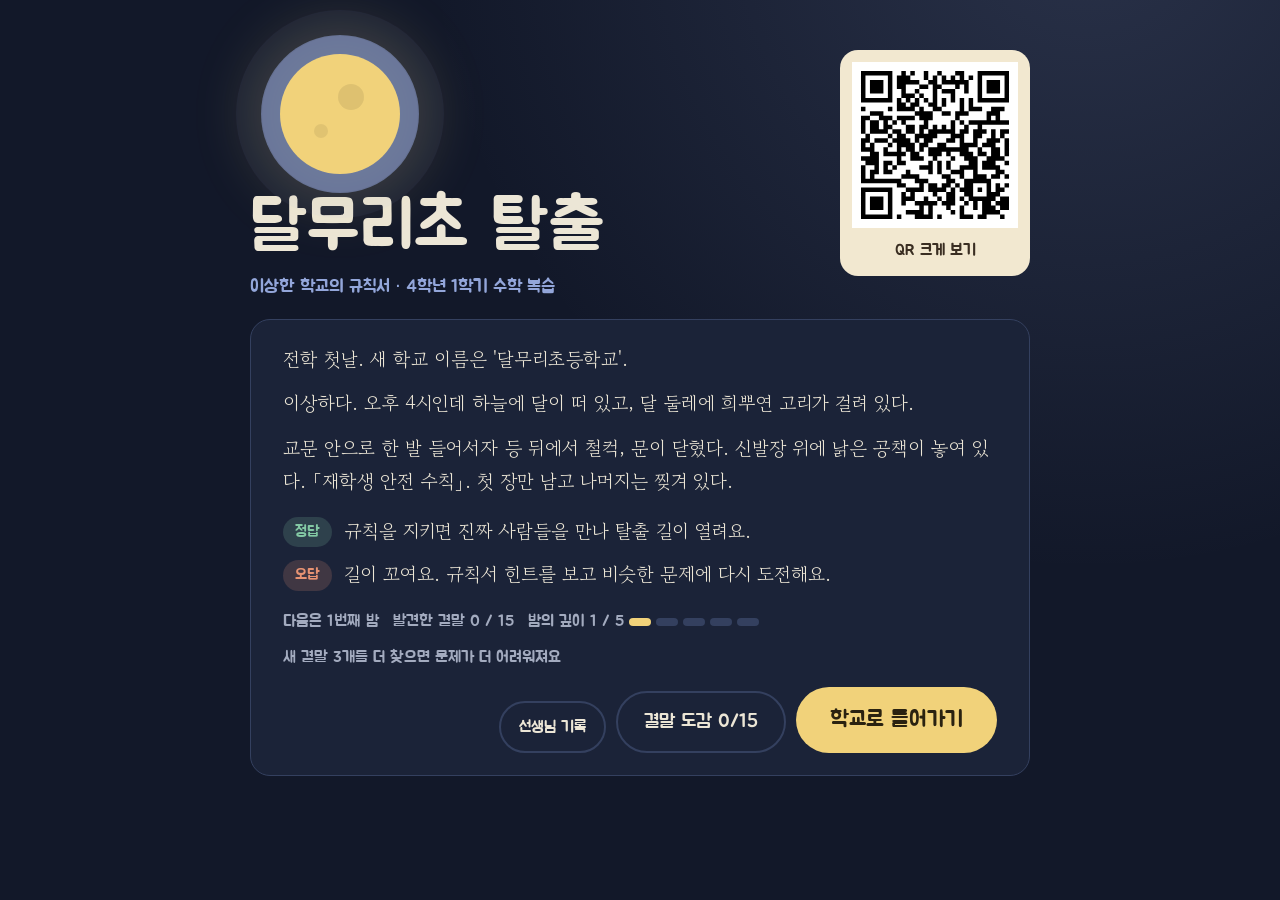
<file: escape-school/index.html>
<!doctype html>
<html lang="ko">
<head>
<meta charset="utf-8">
<meta name="viewport" content="width=device-width,initial-scale=1,viewport-fit=cover">
<title>달무리초 탈출</title>
<link rel="preconnect" href="https://fonts.googleapis.com">
<link rel="preconnect" href="https://fonts.gstatic.com" crossorigin>
<link rel="stylesheet" href="https://fonts.googleapis.com/css2?family=Gowun+Batang:wght@400;700&family=Jua&family=Nanum+Pen+Script&display=swap">
<style>
/* 한밤의 학교: 짙은 남색 바탕 위 한 장씩 넘어가는 이야기 카드, 규칙서는 누런 종이로 덮어 펼친다 */
:root{
  --night:#121829; --night2:#1B2338; --night3:#252F4A; --line:#34405F;
  --ink:#ECE6D6; --dim:#A3ABBF; --moon:#F1D27A; --halo:#93A6DA;
  --paper:#F2E8D0; --paper2:#E6D8B8; --paperInk:#3A2E22; --rule:#C9B48A;
  --red:#C2493B; --pencil:#3F5596;
  --ok:#83C9A4; --bad:#E79373; --weird:#BC92E0;
  --f-story:"Gowun Batang","Noto Serif KR","AppleMyungjo",serif;
  --f-ui:"Jua","Gowun Dodum",system-ui,-apple-system,"Apple SD Gothic Neo","Malgun Gothic",sans-serif;
  --f-hand:"Nanum Pen Script","Gaegu",cursive;
  color-scheme:dark;
}
*{box-sizing:border-box}
html,body{margin:0;min-height:100%}
body{
  background:var(--night);color:var(--ink);font-family:var(--f-story);font-size:19px;line-height:1.75;
  background-image:radial-gradient(circle at 85% -10%, rgba(147,166,218,.18), transparent 45%);
  background-attachment:fixed;
  padding-left:max(16px,env(safe-area-inset-left,0px));
  padding-right:max(16px,env(safe-area-inset-right,0px));
  padding-block:calc(14px + env(safe-area-inset-top,0px)) calc(40px + env(safe-area-inset-bottom,0px));
  -webkit-tap-highlight-color:transparent;
}
[hidden]{display:none!important}
.wrap{max-width:780px;margin:0 auto;display:flex;flex-direction:column;gap:16px}
button{font:inherit;color:inherit}
button:focus-visible,a:focus-visible{outline:3px solid var(--moon);outline-offset:3px}

/* 상단 상태 줄 */
.hud{display:flex;flex-wrap:wrap;align-items:center;gap:8px 14px;font-family:var(--f-ui);font-size:1rem;color:var(--dim);
  padding:10px 14px;background:var(--night2);border:1px solid var(--line);border-radius:14px}
.hud .where{color:var(--ink);flex:1 1 180px;min-width:0}
.hud .stat{display:inline-flex;align-items:center;gap:6px;white-space:nowrap;font-variant-numeric:tabular-nums}
.keyico{width:16px;height:16px;border-radius:50%;border:3px solid var(--moon);position:relative}
.dots{display:inline-flex;gap:4px}
.dots i{width:12px;height:12px;border-radius:50%;border:2px solid var(--weird)}
.dots i.on{background:var(--weird)}
.bookbtn{font-family:var(--f-ui);font-size:1rem;background:var(--paper);color:var(--paperInk);border:0;border-radius:999px;padding:6px 14px;cursor:pointer}
.bookbtn.new{animation:ping 1.2s ease-out 3}
@keyframes ping{0%{box-shadow:0 0 0 0 rgba(241,210,122,.8)}100%{box-shadow:0 0 0 14px rgba(241,210,122,0)}}

/* 이야기 카드 */
.card{background:var(--night2);border:1px solid var(--line);border-radius:20px;padding:22px clamp(16px,4vw,32px);display:flex;flex-direction:column;gap:16px}
.place{font-family:var(--f-ui);font-size:.95rem;letter-spacing:.06em;color:var(--halo)}
.story p{margin:0 0 .6em}
.story p:last-child{margin-bottom:0}
.story .say{color:var(--moon)}
.fade{animation:fade .5s ease-out both}
.fade:nth-child(2){animation-delay:.15s}.fade:nth-child(3){animation-delay:.3s}.fade:nth-child(4){animation-delay:.45s}
@keyframes fade{from{opacity:.0;transform:translateY(6px)}to{opacity:1;transform:none}}
.q{font-family:var(--f-ui);font-size:1.3rem;line-height:1.45;color:var(--ink);background:var(--night3);border-radius:14px;padding:14px 16px;text-wrap:balance}
.vis{display:flex;justify-content:center;background:var(--paper);border-radius:14px;padding:12px;overflow-x:auto}
.vis svg{max-width:100%;height:auto;display:block}
.calc{font-family:var(--f-ui);font-size:1.45rem;color:var(--paperInk);border-collapse:collapse;font-variant-numeric:tabular-nums}
.calc td{padding:2px 8px;text-align:right}
.calc td.eq{text-align:center}
.calc tr.ask td{color:var(--red)}

.opts{display:grid;grid-template-columns:1fr;gap:10px}
@media (min-width:620px){.opts.two{grid-template-columns:1fr 1fr}}
.opt{display:flex;align-items:center;gap:14px;text-align:left;cursor:pointer;min-height:64px;
  background:var(--night3);border:2px solid var(--line);border-radius:16px;padding:12px 16px;font-family:var(--f-ui);font-size:1.2rem;line-height:1.35;
  transition:transform .1s,border-color .15s,background .15s}
.opt:hover{border-color:var(--halo)}
.opt:active{transform:scale(.98)}
.opt .tag{flex:none;width:34px;height:34px;border-radius:50%;display:grid;place-items:center;background:var(--night);color:var(--moon);font-size:1rem}
.opt .ov{flex:none;background:var(--paper);border-radius:10px;padding:4px;display:grid;place-items:center}
.opt .ov svg{display:block;width:96px;height:auto}
.opt .ot{min-width:0;overflow-wrap:anywhere}
.opt.choice .ot{display:flex;flex-direction:column;gap:4px}
.opt:disabled{opacity:.5;cursor:not-allowed;border-style:dashed}
.opt.choice small{font-family:var(--f-story);font-size:.95rem;color:var(--dim);line-height:1.5}
.opt.choice small.lv{font-family:var(--f-ui);color:var(--moon)}
.tier{display:flex;flex-wrap:wrap;align-items:center;gap:8px 14px;font-family:var(--f-ui);color:var(--dim);font-size:1rem}
.pips{display:inline-flex;gap:5px}.pips i{width:22px;height:8px;border-radius:4px;background:var(--line)}.pips i.on{background:var(--moon)}
.note{background:var(--paper);color:var(--paperInk);border-radius:12px;padding:12px 14px;display:flex;flex-direction:column;gap:4px;transform:rotate(-.6deg)}
.note b{font-family:var(--f-ui);font-weight:400;color:#8A7558}.note .hand{font-family:var(--f-hand);font-size:1.6rem;line-height:1.25;color:var(--pencil)}
.levelup{font-family:var(--f-ui);color:var(--moon);font-size:1.1rem}

/* 결과 상자 */
.res{border-radius:16px;padding:16px 18px;display:flex;flex-direction:column;gap:10px;border:2px solid}
.res h3{margin:0;font-family:var(--f-ui);font-weight:400;font-size:1.35rem}
.res p{margin:0}
.res.ok{border-color:var(--ok);background:rgba(131,201,164,.08)} .res.ok h3{color:var(--ok)}
.res.bad{border-color:var(--bad);background:rgba(231,147,115,.08)} .res.bad h3{color:var(--bad)}
.res.weird{border-color:var(--weird);background:rgba(188,146,224,.09)} .res.weird h3{color:var(--weird)}
.hint{background:var(--paper);color:var(--paperInk);border-radius:12px;padding:12px 14px;display:flex;flex-direction:column;gap:4px}
.hint b{font-family:var(--f-ui);font-weight:400;color:var(--red)}
.hint .hand{font-family:var(--f-hand);font-size:1.6rem;line-height:1.25;color:var(--pencil)}
.ally{display:inline-flex;align-items:center;gap:8px;font-family:var(--f-ui);color:var(--ok);font-size:1rem}
.next{align-self:flex-end;font-family:var(--f-ui);font-size:1.2rem;background:var(--moon);color:#2A2210;border:0;border-radius:999px;padding:12px 26px;cursor:pointer;min-height:52px}
.next.ghost{background:transparent;color:var(--ink);border:2px solid var(--line)}
.row{display:flex;flex-wrap:wrap;gap:10px;justify-content:flex-end}

/* 첫 화면 */
.title{display:grid;grid-template-columns:minmax(0,1fr) auto;gap:20px;align-items:center;padding-top:10px}
@media (max-width:620px){.title{grid-template-columns:1fr}}
.moon{width:120px;height:120px;border-radius:50%;background:var(--moon);position:relative;margin:30px 0 18px 30px;
  box-shadow:0 0 0 18px rgba(147,166,218,.10),0 0 0 19px rgba(147,166,218,.55),0 0 0 44px rgba(147,166,218,.06),0 0 60px 30px rgba(241,210,122,.18)}
.moon::after{content:"";position:absolute;width:26px;height:26px;border-radius:50%;background:rgba(0,0,0,.08);top:30px;left:58px;box-shadow:-30px 34px 0 -6px rgba(0,0,0,.07)}
h1{font-family:var(--f-ui);font-weight:400;font-size:clamp(2.6rem,9vw,4.2rem);line-height:1.05;margin:0;letter-spacing:.02em;text-wrap:balance}
.sub{font-family:var(--f-ui);color:var(--halo);font-size:1.15rem;margin:8px 0 0}
.qrcard{display:flex;flex-direction:column;align-items:center;gap:8px;background:var(--paper);color:var(--paperInk);border:0;border-radius:18px;padding:12px;cursor:pointer;font-family:var(--f-ui);width:190px;max-width:100%;justify-self:center}
.qrcard svg{width:100%;height:auto;display:block}
.qrcard span{font-size:1rem}
.how{display:grid;gap:10px;margin:0;padding:0;list-style:none}
.how li{display:flex;gap:12px;align-items:flex-start}
.how .chip{flex:none;font-family:var(--f-ui);font-size:.95rem;border-radius:999px;padding:2px 12px;margin-top:3px}
.chip.c{background:rgba(131,201,164,.18);color:var(--ok)} .chip.w{background:rgba(231,147,115,.18);color:var(--bad)} .chip.x{background:rgba(188,146,224,.2);color:var(--weird)}
.big{font-size:1.35rem;padding:14px 34px}

/* 규칙서 / 도감 / QR 덮개 */
.lay{position:fixed;inset:0;z-index:40;background:rgba(6,9,18,.82);display:flex;justify-content:center;align-items:flex-start;overflow-y:auto;
  padding:calc(16px + env(safe-area-inset-top,0px)) max(12px,env(safe-area-inset-right,0px)) calc(24px + env(safe-area-inset-bottom,0px)) max(12px,env(safe-area-inset-left,0px))}
.book{background:var(--paper);color:var(--paperInk);width:min(760px,100%);border-radius:6px 18px 18px 6px;padding:22px clamp(16px,4vw,36px) 26px;position:relative;
  background-image:repeating-linear-gradient(to bottom, transparent 0 33px, rgba(150,120,70,.22) 33px 34px);box-shadow:inset 10px 0 0 var(--paper2)}
.book h2{font-family:var(--f-ui);font-weight:400;font-size:1.7rem;margin:0;text-wrap:balance}
.book .stamp{display:inline-block;font-family:var(--f-ui);color:var(--red);border:2px solid var(--red);border-radius:6px;padding:0 8px;transform:rotate(-4deg);font-size:.95rem;margin-top:6px}
.book h3{font-family:var(--f-ui);font-weight:400;font-size:1.3rem;margin:22px 0 6px;color:var(--paperInk);display:flex;gap:10px;align-items:baseline}
.book h3 small{font-size:.9rem;color:#8A7558}
.book ol{margin:0;padding-left:1.4em;display:flex;flex-direction:column;gap:6px;line-height:1.7}
.book li.x s{color:#7a6a55;text-decoration-color:var(--red);text-decoration-thickness:2px}
.book .fix{display:block;font-family:var(--f-hand);font-size:1.65rem;line-height:1.2;color:var(--pencil)}
.book .warn{list-style:none;margin-left:-1.4em;color:var(--red)}
.book .torn{color:#8A7558;font-style:italic;padding:8px 0}
.book .sign{font-family:var(--f-hand);font-size:1.7rem;color:var(--pencil);margin-top:18px;line-height:1.3}
.book .hl{background:rgba(241,210,122,.55);border-radius:3px}
.close{position:sticky;top:0;float:right;font-family:var(--f-ui);background:var(--paperInk);color:var(--paper);border:0;border-radius:999px;padding:8px 18px;cursor:pointer;font-size:1rem;z-index:2}
.dex{display:grid;grid-template-columns:repeat(auto-fill,minmax(200px,1fr));gap:10px;margin-top:14px}
.dx{border:2px solid var(--rule);border-radius:12px;padding:10px 12px;display:flex;flex-direction:column;gap:2px;background:rgba(255,255,255,.35)}
.dx b{font-family:var(--f-ui);font-weight:400;font-size:1.1rem}
.dx small{color:#7A6A55;font-size:.88rem;line-height:1.45}
.dx.lock{border-style:dashed;background:transparent}
.dx.lock b{color:#9A8A70}
.badge{align-self:flex-start;font-family:var(--f-ui);font-size:.8rem;border-radius:999px;padding:0 9px;color:#fff}
.b-esc{background:#4E8F6C}.b-fail{background:#A0603F}.b-weird{background:#7F5AA8}.b-secret{background:#2F3F6E}.b-happy{background:#C77B2E}.b-true{background:#B8902A;box-shadow:0 0 0 2px #F1D27A}
.qrbig{background:#fff;border-radius:22px;padding:22px;display:flex;flex-direction:column;align-items:center;gap:12px;width:min(560px,100%);margin:auto;color:#222}
.qrbig svg{width:min(70vmin,460px);height:auto;max-width:100%}
.qrbig p{margin:0;font-family:var(--f-ui);font-size:1.1rem;word-break:break-all;text-align:center}

/* 결말 */
.endhead{display:flex;flex-direction:column;gap:6px}
.endno{font-family:var(--f-ui);color:var(--dim);font-size:1rem}
.endname{font-family:var(--f-ui);font-size:clamp(2rem,7vw,3rem);line-height:1.1;margin:0;font-weight:400;text-wrap:balance}
.stats{display:grid;grid-template-columns:repeat(auto-fit,minmax(150px,1fr));gap:10px}
.st{background:var(--night3);border-radius:12px;padding:10px 12px;display:flex;flex-direction:column}
.st b{font-family:var(--f-ui);font-weight:400;font-size:1.5rem;font-variant-numeric:tabular-nums}
.st span{font-size:.9rem;color:var(--dim)}
.review{display:flex;flex-direction:column;gap:10px}
.rv{background:var(--paper);color:var(--paperInk);border-radius:12px;padding:12px 14px;display:flex;flex-direction:column;gap:4px;font-size:1rem}
.rv .rq{font-family:var(--f-ui);font-size:1.05rem}
.rv .ra{color:#2F6B4C}
.rv .rx{color:var(--red)}
.newend{font-family:var(--f-ui);color:var(--moon)}
.why{background:rgba(231,147,115,.12);border-left:4px solid var(--bad);border-radius:8px;padding:10px 14px;display:flex;flex-direction:column;gap:2px}
.why b{font-family:var(--f-ui);font-weight:400;color:var(--bad)}
.figcap{display:flex;flex-direction:column;align-items:center;gap:4px;font-family:var(--f-ui);color:var(--paperInk);font-size:1rem}
.doors{display:flex;flex-wrap:wrap;justify-content:center;align-items:flex-end;gap:10px 14px}
.doors .figcap svg{width:96px;height:auto}
.doors .arrow{font-family:var(--f-ui);font-size:2rem;color:var(--paperInk);align-self:center}
.numtab{border-collapse:collapse;font-family:var(--f-ui);font-size:1.3rem;color:var(--paperInk);font-variant-numeric:tabular-nums}
.numtab td{border:2px solid var(--rule);padding:6px 12px;text-align:center;min-width:3.4em}
.numtab td.ask{color:var(--red);background:rgba(194,73,59,.08)}
.ov.inline{display:inline-grid;vertical-align:middle;background:var(--paper);border-radius:10px;padding:4px}
.ov.inline svg{width:72px;height:auto}
.card.seal{border:3px double var(--red);box-shadow:0 0 0 4px rgba(194,73,59,.12)}
.sealmark{display:inline-block;font-family:var(--f-ui);color:#fff;background:var(--red);border-radius:6px;padding:0 8px;margin-right:6px;transform:rotate(-3deg)}
.sub3{font-family:var(--f-ui);font-weight:400;margin:6px 0 0;font-size:1.25rem}
.units{display:grid;grid-template-columns:repeat(auto-fit,minmax(220px,1fr));gap:8px}
.unit{display:flex;align-items:center;gap:10px;background:var(--night3);border-radius:12px;padding:10px 12px;flex-wrap:wrap}
.unit .un{font-family:var(--f-ui);flex:1 1 auto;min-width:0}
.unit .mk{font-size:1.2rem;letter-spacing:.1em;color:var(--moon)}
.unit .uw{font-family:var(--f-ui);font-size:.95rem;color:var(--ok)}
.unit .uw.warn{color:var(--bad)}
.legend{margin:0;color:var(--dim);font-size:.9rem}
.riddle{color:var(--pencil)!important;font-family:var(--f-hand);font-size:1.25rem!important;line-height:1.25!important}
.b-lock{background:#9A8A70}
.next.small{font-size:1rem;padding:10px 18px;min-height:44px}
.logsum{font-family:var(--f-ui);font-size:1.05rem;line-height:1.6;margin:14px 0}
.tblwrap{overflow-x:auto;max-width:100%}
.logt{border-collapse:collapse;font-size:.95rem;min-width:640px;width:100%;background:rgba(255,255,255,.4)}
.logt th,.logt td{border:1px solid var(--rule);padding:6px 8px;text-align:left;font-variant-numeric:tabular-nums}
.logt th{font-family:var(--f-ui);font-weight:400;background:var(--paper2)}
@media (prefers-reduced-motion:reduce){*{animation:none!important;transition:none!important}}
</style>
</head>
<body>
<div class="wrap" id="app"></div>
<div class="lay" id="lay" hidden></div>

<template id="qrsvg"><svg version="1.1" viewBox="0 0 37 37" xmlns="http://www.w3.org/2000/svg" role="img" aria-label="게임 주소 QR 코드"><rect width="37" height="37" fill="#ffffff"/><path d="M2,2H3V3H2zM3,2H4V3H3zM4,2H5V3H4zM5,2H6V3H5zM6,2H7V3H6zM7,2H8V3H7zM8,2H9V3H8zM11,2H12V3H11zM13,2H14V3H13zM16,2H17V3H16zM19,2H20V3H19zM23,2H24V3H23zM24,2H25V3H24zM28,2H29V3H28zM29,2H30V3H29zM30,2H31V3H30zM31,2H32V3H31zM32,2H33V3H32zM33,2H34V3H33zM34,2H35V3H34zM2,3H3V4H2zM8,3H9V4H8zM10,3H11V4H10zM11,3H12V4H11zM12,3H13V4H12zM16,3H17V4H16zM18,3H19V4H18zM20,3H21V4H20zM22,3H23V4H22zM24,3H25V4H24zM26,3H27V4H26zM28,3H29V4H28zM34,3H35V4H34zM2,4H3V5H2zM4,4H5V5H4zM5,4H6V5H5zM6,4H7V5H6zM8,4H9V5H8zM10,4H11V5H10zM11,4H12V5H11zM12,4H13V5H12zM13,4H14V5H13zM14,4H15V5H14zM17,4H18V5H17zM18,4H19V5H18zM20,4H21V5H20zM21,4H22V5H21zM22,4H23V5H22zM23,4H24V5H23zM24,4H25V5H24zM25,4H26V5H25zM28,4H29V5H28zM30,4H31V5H30zM31,4H32V5H31zM32,4H33V5H32zM34,4H35V5H34zM2,5H3V6H2zM4,5H5V6H4zM5,5H6V6H5zM6,5H7V6H6zM8,5H9V6H8zM10,5H11V6H10zM11,5H12V6H11zM15,5H16V6H15zM16,5H17V6H16zM18,5H19V6H18zM19,5H20V6H19zM23,5H24V6H23zM25,5H26V6H25zM28,5H29V6H28zM30,5H31V6H30zM31,5H32V6H31zM32,5H33V6H32zM34,5H35V6H34zM2,6H3V7H2zM4,6H5V7H4zM5,6H6V7H5zM6,6H7V7H6zM8,6H9V7H8zM11,6H12V7H11zM14,6H15V7H14zM18,6H19V7H18zM20,6H21V7H20zM21,6H22V7H21zM22,6H23V7H22zM25,6H26V7H25zM28,6H29V7H28zM30,6H31V7H30zM31,6H32V7H31zM32,6H33V7H32zM34,6H35V7H34zM2,7H3V8H2zM8,7H9V8H8zM11,7H12V8H11zM12,7H13V8H12zM13,7H14V8H13zM15,7H16V8H15zM18,7H19V8H18zM22,7H23V8H22zM28,7H29V8H28zM34,7H35V8H34zM2,8H3V9H2zM3,8H4V9H3zM4,8H5V9H4zM5,8H6V9H5zM6,8H7V9H6zM7,8H8V9H7zM8,8H9V9H8zM10,8H11V9H10zM12,8H13V9H12zM14,8H15V9H14zM16,8H17V9H16zM18,8H19V9H18zM20,8H21V9H20zM22,8H23V9H22zM24,8H25V9H24zM26,8H27V9H26zM28,8H29V9H28zM29,8H30V9H29zM30,8H31V9H30zM31,8H32V9H31zM32,8H33V9H32zM33,8H34V9H33zM34,8H35V9H34zM10,9H11V10H10zM11,9H12V10H11zM13,9H14V10H13zM14,9H15V10H14zM17,9H18V10H17zM18,9H19V10H18zM20,9H21V10H20zM24,9H25V10H24zM26,9H27V10H26zM2,10H3V11H2zM8,10H9V11H8zM10,10H11V11H10zM11,10H12V11H11zM12,10H13V11H12zM13,10H14V11H13zM15,10H16V11H15zM18,10H19V11H18zM19,10H20V11H19zM24,10H25V11H24zM26,10H27V11H26zM27,10H28V11H27zM28,10H29V11H28zM31,10H32V11H31zM32,10H33V11H32zM33,10H34V11H33zM4,11H5V12H4zM5,11H6V12H5zM6,11H7V12H6zM14,11H15V12H14zM15,11H16V12H15zM16,11H17V12H16zM17,11H18V12H17zM20,11H21V12H20zM21,11H22V12H21zM23,11H24V12H23zM24,11H25V12H24zM25,11H26V12H25zM30,11H31V12H30zM31,11H32V12H31zM32,11H33V12H32zM2,12H3V13H2zM3,12H4V13H3zM6,12H7V13H6zM7,12H8V13H7zM8,12H9V13H8zM10,12H11V13H10zM11,12H12V13H11zM12,12H13V13H12zM13,12H14V13H13zM15,12H16V13H15zM16,12H17V13H16zM17,12H18V13H17zM23,12H24V13H23zM30,12H31V13H30zM32,12H33V13H32zM2,13H3V14H2zM4,13H5V14H4zM5,13H6V14H5zM7,13H8V14H7zM9,13H10V14H9zM11,13H12V14H11zM16,13H17V14H16zM22,13H23V14H22zM24,13H25V14H24zM26,13H27V14H26zM27,13H28V14H27zM28,13H29V14H28zM29,13H30V14H29zM30,13H31V14H30zM31,13H32V14H31zM32,13H33V14H32zM33,13H34V14H33zM34,13H35V14H34zM2,14H3V15H2zM4,14H5V15H4zM5,14H6V15H5zM7,14H8V15H7zM8,14H9V15H8zM12,14H13V15H12zM13,14H14V15H13zM15,14H16V15H15zM16,14H17V15H16zM18,14H19V15H18zM20,14H21V15H20zM22,14H23V15H22zM25,14H26V15H25zM28,14H29V15H28zM2,15H3V16H2zM4,15H5V16H4zM5,15H6V16H5zM6,15H7V16H6zM7,15H8V16H7zM9,15H10V16H9zM10,15H11V16H10zM12,15H13V16H12zM13,15H14V16H13zM15,15H16V16H15zM17,15H18V16H17zM18,15H19V16H18zM19,15H20V16H19zM20,15H21V16H20zM21,15H22V16H21zM22,15H23V16H22zM24,15H25V16H24zM25,15H26V16H25zM27,15H28V16H27zM28,15H29V16H28zM29,15H30V16H29zM31,15H32V16H31zM33,15H34V16H33zM34,15H35V16H34zM3,16H4V17H3zM8,16H9V17H8zM10,16H11V17H10zM11,16H12V17H11zM14,16H15V17H14zM15,16H16V17H15zM16,16H17V17H16zM17,16H18V17H17zM18,16H19V17H18zM22,16H23V17H22zM23,16H24V17H23zM24,16H25V17H24zM27,16H28V17H27zM28,16H29V17H28zM31,16H32V17H31zM33,16H34V17H33zM2,17H3V18H2zM3,17H4V18H3zM5,17H6V18H5zM6,17H7V18H6zM7,17H8V18H7zM9,17H10V18H9zM10,17H11V18H10zM11,17H12V18H11zM12,17H13V18H12zM14,17H15V18H14zM16,17H17V18H16zM17,17H18V18H17zM21,17H22V18H21zM22,17H23V18H22zM24,17H25V18H24zM27,17H28V18H27zM30,17H31V18H30zM31,17H32V18H31zM32,17H33V18H32zM34,17H35V18H34zM2,18H3V19H2zM4,18H5V19H4zM8,18H9V19H8zM10,18H11V19H10zM11,18H12V19H11zM12,18H13V19H12zM13,18H14V19H13zM15,18H16V19H15zM16,18H17V19H16zM19,18H20V19H19zM20,18H21V19H20zM24,18H25V19H24zM25,18H26V19H25zM26,18H27V19H26zM27,18H28V19H27zM29,18H30V19H29zM30,18H31V19H30zM31,18H32V19H31zM34,18H35V19H34zM2,19H3V20H2zM3,19H4V20H3zM4,19H5V20H4zM7,19H8V20H7zM10,19H11V20H10zM12,19H13V20H12zM13,19H14V20H13zM15,19H16V20H15zM17,19H18V20H17zM18,19H19V20H18zM19,19H20V20H19zM20,19H21V20H20zM21,19H22V20H21zM22,19H23V20H22zM23,19H24V20H23zM24,19H25V20H24zM25,19H26V20H25zM28,19H29V20H28zM31,19H32V20H31zM32,19H33V20H32zM34,19H35V20H34zM4,20H5V21H4zM5,20H6V21H5zM7,20H8V21H7zM8,20H9V21H8zM9,20H10V21H9zM10,20H11V21H10zM11,20H12V21H11zM13,20H14V21H13zM14,20H15V21H14zM17,20H18V21H17zM18,20H19V21H18zM19,20H20V21H19zM21,20H22V21H21zM24,20H25V21H24zM25,20H26V21H25zM26,20H27V21H26zM28,20H29V21H28zM29,20H30V21H29zM31,20H32V21H31zM32,20H33V21H32zM34,20H35V21H34zM2,21H3V22H2zM3,21H4V22H3zM4,21H5V22H4zM5,21H6V22H5zM10,21H11V22H10zM13,21H14V22H13zM14,21H15V22H14zM15,21H16V22H15zM18,21H19V22H18zM22,21H23V22H22zM25,21H26V22H25zM26,21H27V22H26zM27,21H28V22H27zM30,21H31V22H30zM31,21H32V22H31zM32,21H33V22H32zM33,21H34V22H33zM3,22H4V23H3zM4,22H5V23H4zM5,22H6V23H5zM7,22H8V23H7zM8,22H9V23H8zM10,22H11V23H10zM11,22H12V23H11zM17,22H18V23H17zM19,22H20V23H19zM21,22H22V23H21zM26,22H27V23H26zM27,22H28V23H27zM29,22H30V23H29zM30,22H31V23H30zM31,22H32V23H31zM34,22H35V23H34zM2,23H3V24H2zM5,23H6V24H5zM7,23H8V24H7zM9,23H10V24H9zM15,23H16V24H15zM16,23H17V24H16zM17,23H18V24H17zM19,23H20V24H19zM21,23H22V24H21zM24,23H25V24H24zM25,23H26V24H25zM26,23H27V24H26zM27,23H28V24H27zM29,23H30V24H29zM30,23H31V24H30zM31,23H32V24H31zM32,23H33V24H32zM2,24H3V25H2zM4,24H5V25H4zM5,24H6V25H5zM7,24H8V25H7zM8,24H9V25H8zM12,24H13V25H12zM17,24H18V25H17zM19,24H20V25H19zM22,24H23V25H22zM23,24H24V25H23zM24,24H25V25H24zM27,24H28V25H27zM32,24H33V25H32zM33,24H34V25H33zM2,25H3V26H2zM4,25H5V26H4zM11,25H12V26H11zM12,25H13V26H12zM13,25H14V26H13zM14,25H15V26H14zM20,25H21V26H20zM21,25H22V26H21zM24,25H25V26H24zM27,25H28V26H27zM28,25H29V26H28zM29,25H30V26H29zM31,25H32V26H31zM32,25H33V26H32zM34,25H35V26H34zM2,26H3V27H2zM3,26H4V27H3zM4,26H5V27H4zM5,26H6V27H5zM6,26H7V27H6zM7,26H8V27H7zM8,26H9V27H8zM9,26H10V27H9zM10,26H11V27H10zM14,26H15V27H14zM15,26H16V27H15zM16,26H17V27H16zM21,26H22V27H21zM22,26H23V27H22zM25,26H26V27H25zM26,26H27V27H26zM27,26H28V27H27zM28,26H29V27H28zM29,26H30V27H29zM30,26H31V27H30zM10,27H11V28H10zM11,27H12V28H11zM15,27H16V28H15zM17,27H18V28H17zM18,27H19V28H18zM20,27H21V28H20zM21,27H22V28H21zM23,27H24V28H23zM25,27H26V28H25zM26,27H27V28H26zM30,27H31V28H30zM32,27H33V28H32zM34,27H35V28H34zM2,28H3V29H2zM3,28H4V29H3zM4,28H5V29H4zM5,28H6V29H5zM6,28H7V29H6zM7,28H8V29H7zM8,28H9V29H8zM12,28H13V29H12zM13,28H14V29H13zM14,28H15V29H14zM15,28H16V29H15zM17,28H18V29H17zM18,28H19V29H18zM19,28H20V29H19zM20,28H21V29H20zM22,28H23V29H22zM24,28H25V29H24zM25,28H26V29H25zM26,28H27V29H26zM28,28H29V29H28zM30,28H31V29H30zM32,28H33V29H32zM33,28H34V29H33zM2,29H3V30H2zM8,29H9V30H8zM11,29H12V30H11zM13,29H14V30H13zM18,29H19V30H18zM21,29H22V30H21zM22,29H23V30H22zM25,29H26V30H25zM26,29H27V30H26zM30,29H31V30H30zM31,29H32V30H31zM32,29H33V30H32zM2,30H3V31H2zM4,30H5V31H4zM5,30H6V31H5zM6,30H7V31H6zM8,30H9V31H8zM11,30H12V31H11zM12,30H13V31H12zM13,30H14V31H13zM16,30H17V31H16zM19,30H20V31H19zM21,30H22V31H21zM22,30H23V31H22zM24,30H25V31H24zM26,30H27V31H26zM27,30H28V31H27zM28,30H29V31H28zM29,30H30V31H29zM30,30H31V31H30zM31,30H32V31H31zM33,30H34V31H33zM34,30H35V31H34zM2,31H3V32H2zM4,31H5V32H4zM5,31H6V32H5zM6,31H7V32H6zM8,31H9V32H8zM11,31H12V32H11zM14,31H15V32H14zM15,31H16V32H15zM16,31H17V32H16zM17,31H18V32H17zM18,31H19V32H18zM20,31H21V32H20zM21,31H22V32H21zM22,31H23V32H22zM25,31H26V32H25zM27,31H28V32H27zM29,31H30V32H29zM30,31H31V32H30zM32,31H33V32H32zM33,31H34V32H33zM34,31H35V32H34zM2,32H3V33H2zM4,32H5V33H4zM5,32H6V33H5zM6,32H7V33H6zM8,32H9V33H8zM15,32H16V33H15zM17,32H18V33H17zM21,32H22V33H21zM24,32H25V33H24zM27,32H28V33H27zM29,32H30V33H29zM30,32H31V33H30zM31,32H32V33H31zM33,32H34V33H33zM34,32H35V33H34zM2,33H3V34H2zM8,33H9V34H8zM12,33H13V34H12zM13,33H14V34H13zM14,33H15V34H14zM15,33H16V34H15zM17,33H18V34H17zM22,33H23V34H22zM24,33H25V34H24zM29,33H30V34H29zM30,33H31V34H30zM31,33H32V34H31zM32,33H33V34H32zM2,34H3V35H2zM3,34H4V35H3zM4,34H5V35H4zM5,34H6V35H5zM6,34H7V35H6zM7,34H8V35H7zM8,34H9V35H8zM10,34H11V35H10zM14,34H15V35H14zM15,34H16V35H15zM16,34H17V35H16zM17,34H18V35H17zM19,34H20V35H19zM24,34H25V35H24zM25,34H26V35H25zM26,34H27V35H26zM28,34H29V35H28zM29,34H30V35H29zM33,34H34V35H33z" id="qr-path" fill="#000000" fill-opacity="1" fill-rule="nonzero" stroke="none"/></svg></template>

<script>
(function(){
"use strict";
const GAME_URL = "https://goraniduck-lgtm.github.io/treasure-quiz/escape-school/";
const $app = document.getElementById("app");
const $lay = document.getElementById("lay");
const esc = s => String(s).replace(/[&<>"']/g, c => ({"&":"&amp;","<":"&lt;",">":"&gt;",'"':"&quot;","'":"&#39;"}[c]));
const shuffle = a => { a = a.slice(); for (let i=a.length-1;i>0;i--){ const j=Math.floor(Math.random()*(i+1)); [a[i],a[j]]=[a[j],a[i]]; } return a; };
const store = {
  get(k, d){ try { const v = localStorage.getItem(k); return v ? JSON.parse(v) : d; } catch(e){ return d; } },
  set(k, v){ try { localStorage.setItem(k, JSON.stringify(v)); } catch(e){} },
  del(k){ try { localStorage.removeItem(k); } catch(e){} }
};

/* ---------- 그림 도우미 ---------- */
function angleSVG(deg){
  const vx=62, vy=70, r=52, a=deg*Math.PI/180;
  const x2=vx+r*Math.cos(a), y2=vy-r*Math.sin(a);
  const ar=18, ax=vx+ar*Math.cos(a), ay=vy-ar*Math.sin(a);
  const arc = deg===90
    ? `<path d="M${vx+12} ${vy} L${vx+12} ${vy-12} L${vx} ${vy-12}" fill="none" stroke="#C2493B" stroke-width="2.5"/>`
    : `<path d="M${vx+ar} ${vy} A${ar} ${ar} 0 0 0 ${ax.toFixed(1)} ${ay.toFixed(1)}" fill="none" stroke="#C2493B" stroke-width="2.5"/>`;
  return `<svg viewBox="0 0 124 80" xmlns="http://www.w3.org/2000/svg" aria-hidden="true">
    <line x1="${vx}" y1="${vy}" x2="${vx+r+4}" y2="${vy}" stroke="#3A2E22" stroke-width="4" stroke-linecap="round"/>
    <line x1="${vx}" y1="${vy}" x2="${x2.toFixed(1)}" y2="${y2.toFixed(1)}" stroke="#3A2E22" stroke-width="4" stroke-linecap="round"/>
    ${arc}<circle cx="${vx}" cy="${vy}" r="4" fill="#3A2E22"/></svg>`;
}
function triangleSVG(){
  const A=[40,190], B=[300,190], a=50*Math.PI/180, b=70*Math.PI/180;
  const d=B[0]-A[0], t=d*Math.tan(b)/(Math.tan(a)+Math.tan(b));
  const C=[A[0]+t, A[1]-t*Math.tan(a)];
  return `<svg viewBox="0 0 340 220" width="340" xmlns="http://www.w3.org/2000/svg" role="img" aria-label="두 각이 50도와 70도인 삼각형">
    <polygon points="${A} ${B} ${C.map(n=>n.toFixed(1))}" fill="#DCE6F5" stroke="#3A2E22" stroke-width="4" stroke-linejoin="round"/>
    <text x="${A[0]+30}" y="${A[1]-10}" font-size="22" fill="#3A2E22" font-family="Jua,sans-serif">50°</text>
    <text x="${B[0]-62}" y="${B[1]-10}" font-size="22" fill="#3A2E22" font-family="Jua,sans-serif">70°</text>
    <text x="${(C[0]-10).toFixed(1)}" y="${(C[1]+46).toFixed(1)}" font-size="28" fill="#C2493B" font-family="Jua,sans-serif">?</text></svg>`;
}
function quadSVG(){
  const TR=[200-100/Math.tan(80*Math.PI/180),40];
  return `<svg viewBox="0 0 260 180" width="300" xmlns="http://www.w3.org/2000/svg" role="img" aria-label="세 각이 90도, 80도, 100도인 사각형">
    <polygon points="40,40 40,150 220,150 ${(TR[0]+20).toFixed(1)},40" fill="#E9DDF3" stroke="#3A2E22" stroke-width="4" stroke-linejoin="round"/>
    <path d="M52 40 L52 52 L40 52" fill="none" stroke="#3A2E22" stroke-width="2"/>
    <text x="50" y="74" font-size="20" fill="#3A2E22" font-family="Jua,sans-serif">90°</text>
    <text x="50" y="140" font-size="26" fill="#C2493B" font-family="Jua,sans-serif">?</text>
    <text x="160" y="140" font-size="20" fill="#3A2E22" font-family="Jua,sans-serif">80°</text>
    <text x="${(TR[0]-32).toFixed(1)}" y="68" font-size="20" fill="#3A2E22" font-family="Jua,sans-serif">100°</text></svg>`;
}
/* L 모양 깃발: 3×3 칸, 꼭대기 칸은 붉은색 */
function shapeSVG(tf, size){
  const T = {id:"", r90:"rotate(90 45 45)", rm90:"rotate(-90 45 45)", r180:"rotate(180 45 45)", fx:"translate(90 0) scale(-1 1)", fy:"translate(0 90) scale(1 -1)"}[tf];
  const cells=[[1,0,"#C2493B"],[1,1,"#3F5596"],[1,2,"#3F5596"],[2,2,"#3F5596"]];
  let grid=""; for(let i=0;i<=3;i++){ grid+=`<line x1="${i*30}" y1="0" x2="${i*30}" y2="90" stroke="#C9B48A" stroke-width="1"/><line x1="0" y1="${i*30}" x2="90" y2="${i*30}" stroke="#C9B48A" stroke-width="1"/>`; }
  const g = cells.map(([x,y,c])=>`<rect x="${x*30+1.5}" y="${y*30+1.5}" width="27" height="27" rx="4" fill="${c}"/>`).join("");
  return `<svg viewBox="-4 -4 98 98" width="${size||96}" xmlns="http://www.w3.org/2000/svg" aria-hidden="true">${grid}<g transform="${T}">${g}</g></svg>`;
}
function barSVG(c){
  const W=360,H=250,L=56,B=200,T=24,cw=(W-L-16)/c.labels.length, step=(B-T)/10;
  let s=`<svg viewBox="0 0 ${W} ${H}" width="${W}" xmlns="http://www.w3.org/2000/svg" role="img" aria-label="${esc(c.title)} 막대그래프">`;
  for(let i=0;i<=10;i++){ const y=B-i*step; s+=`<line x1="${L}" y1="${y}" x2="${W-12}" y2="${y}" stroke="${i%5===0?'#A89170':'#D8C8A6'}" stroke-width="${i%5===0?1.6:1}"/>`;
    if(i%5===0) s+=`<text x="${L-10}" y="${y+6}" text-anchor="end" font-size="17" fill="#3A2E22" font-family="Jua,sans-serif">${i/5*c.per5}</text>`; }
  c.cells.forEach((n,i)=>{ const x=L+i*cw+cw*.22, w=cw*.56; s+= i===c.hide ? `<text x="${x+w/2}" y="${B-14}" text-anchor="middle" font-size="30" fill="#C2493B" font-family="Jua,sans-serif">?</text>` : `<rect x="${x}" y="${B-n*step}" width="${w}" height="${n*step}" fill="${[].concat(c.ask).includes(i)?'#C2493B':'#3F5596'}" rx="2"/>`; s+=`
    <text x="${x+w/2}" y="${B+24}" text-anchor="middle" font-size="18" fill="#3A2E22" font-family="Jua,sans-serif">${c.labels[i]}</text>`; });
  s+=`<line x1="${L}" y1="${T-6}" x2="${L}" y2="${B}" stroke="#3A2E22" stroke-width="2"/><line x1="${L}" y1="${B}" x2="${W-12}" y2="${B}" stroke="#3A2E22" stroke-width="2"/>
    <text x="8" y="16" font-size="15" fill="#3A2E22" font-family="Jua,sans-serif">(${c.unit})</text>
    <text x="${W-12}" y="16" text-anchor="end" font-size="16" fill="#3A2E22" font-family="Jua,sans-serif">${esc(c.title)}</text></svg>`;
  return s;
}
function calcHTML(rows){
  return `<table class="calc" aria-label="계산식 배열">${rows.map((r,i)=> r[0]==="⋮" ? `<tr><td>⋮</td><td></td><td>⋮</td></tr>` : `<tr class="${i===rows.length-1?'ask':''}"><td>${r[0]}</td><td class="eq">=</td><td>${r[1]}</td></tr>`).join("")}</table>`;
}

/* ---------- 규칙서 ---------- */
const BOOK = [
 {t:"제1장 · 큰 수 복도", sub:"큰 수", rules:[
  ["복도 벽의 수는 <b>오른쪽부터 네 자리씩</b> 끊어 읽으세요. 일, 만, 억, 조의 순서입니다."],
  ["9999보다 1 큰 수는 10000, '만'입니다. 만이 10000개면 1억, 억이 10000개면 1조입니다."],
  ["0이 있는 자리는 소리 내어 읽지 않습니다. 하지만 숫자로 쓸 때 <b>0을 빠뜨리면 문이 잠깁니다.</b>"],
  ["앞에 쓰인 숫자가 크면 무조건 큰 수입니다.", "자리 수부터 세어 봐! 자리 수가 많으면 더 큰 수, 같으면 가장 높은 자리부터 비교해."],
  ["뛰어 세기 방송이 나오면 <b>어느 자리 숫자가 바뀌는지</b> 먼저 보세요. 천만의 자리가 1씩 커지면 1000만씩 뛰어 센 것입니다."],
  ["※ 4시 44분에 종이 울리면 아무 수도 세지 마세요.", null, "warn"]
 ]},
 {t:"제2장 · 각도 계단", sub:"각도", rules:[
  ["각은 각도기로 재세요. 각도기의 <b>중심을 꼭짓점</b>에, <b>밑금을 한 변</b>에 맞춥니다."],
  ["바깥쪽 눈금만 읽으면 됩니다.", "아니야! 변이 0°에서 시작하는 쪽 눈금을 읽어야 해."],
  ["직각은 90°입니다. 0°보다 크고 직각보다 작은 각은 <b>예각</b>, 직각보다 크고 180°보다 작은 각은 <b>둔각</b>입니다."],
  ["각도의 합과 차는 자연수의 덧셈, 뺄셈처럼 계산한 뒤 °를 붙이세요. 받아올림을 잊지 마세요."],
  ["<b>삼각형 세 각의 합은 180°</b>, <b>사각형 네 각의 합은 360°</b>입니다. 이 규칙만은 이 학교에서도 바뀌지 않습니다."],
  ["※ 계단을 셀 때 13번째 계단은 세지 마세요.", null, "warn"]
 ]},
 {t:"제3장 · 급식실과 도서관", sub:"곱셈과 나눗셈", rules:[
  ["(세 자리 수)×(두 자리 수)는 <b>일의 자리 곱</b>과 <b>십의 자리 곱</b>으로 나누어 구한 뒤 더합니다."],
  ["십의 자리 곱은 일의 자리 곱 바로 아래에 맞춰 씁니다.", "한 칸 왼쪽으로! 325×24에서 십의 자리 곱은 325×20=6500이야."],
  ["나눗셈의 <b>나머지는 언제나 나누는 수보다 작아야</b> 합니다. 나머지가 나누는 수보다 크거나 같으면 몫을 1 키우세요."],
  ["계산이 맞았는지 확인하세요. <b>나누는 수×몫+나머지=나누어지는 수</b>"],
  ["몫은 먼저 어림하세요. 487÷23은 480÷20을 떠올리면 몫이 20쯤입니다."],
  ["※ 급식을 받을 때 배식 당번의 얼굴을 보지 마세요. 숫자만 보세요.", null, "warn"]
 ]},
 {t:"제4장 · 거울 복도", sub:"평면도형의 이동", rules:[
  ["<b>밀기</b>: 모양과 방향은 그대로, 위치만 바뀝니다."],
  ["<b>왼쪽·오른쪽으로 뒤집으면</b> 왼쪽과 오른쪽이, <b>위쪽·아래쪽으로 뒤집으면</b> 위와 아래가 서로 바뀝니다."],
  ["같은 방향으로 두 번 뒤집으면 처음 모양으로 돌아옵니다."],
  ["시계 방향과 시계 반대 방향으로 90° 돌린 모양은 같습니다.", "달라! 시계 방향 90°는 위쪽이 오른쪽으로 가. 시계 반대 방향 90°는 위쪽이 왼쪽으로 가."],
  ["시계 방향으로 360° 돌리면 처음 모양과 같습니다."],
  ["※ 거울 속 내가 먼저 움직이면 따라 하지 마세요.", null, "warn"]
 ]},
 {t:"제5장 · 강당", sub:"막대그래프", rules:[
  ["막대그래프를 읽기 전에 <b>세로 눈금 한 칸이 몇을 나타내는지</b>부터 확인하세요."],
  ["막대의 칸 수가 곧 학생 수입니다.", "아니야! 눈금 5칸이 10명이면 한 칸은 2명. 7칸은 14명이야."],
  ["막대의 길이를 비교하면 가장 많은 것과 가장 적은 것을 한눈에 알 수 있습니다."],
  ["막대그래프는 막대를 가로로도, 세로로도 그릴 수 있습니다."],
  ["※ 출석부에 없는 이름이 불리면 대답하지 마세요.", null, "warn"]
 ]},
 {t:"제6장 · 마지막 문", sub:"규칙 찾기", rules:[
  ["수 배열은 가로, 세로, 대각선 방향으로 <b>얼마씩 변하는지</b> 살펴보세요."],
  ["계산식 배열은 <b>바뀌는 부분</b>과 <b>바뀌지 않는 부분</b>을 나누어 보세요."],
  ["규칙은 한 줄만 확인하면 됩니다.", "모든 줄에 다 맞는지 확인해야 진짜 규칙이야!"],
  ["찾은 규칙으로 다음에 올 식을 말로 설명할 수 있어야 문이 열립니다."],
  ["※ 문 밖에서 누가 이름을 불러도, 규칙서를 다 읽기 전에는 돌아보지 마세요.", null, "warn"]
 ]}
];

/* ---------- 장면 ---------- */
const ALLY_NAMES = ["지우","수위 아저씨","보건 선생님","하람 언니","고양이 나비","조리사 선생님","사서 선생님","졸업생 언니","방송부 오빠"];
const SCENES = [
 { place:"1층 현관", zone:1, ch:0,
   intro:["현관 쪽문에 커다란 다이얼 자물쇠가 달려 있다.","자물쇠 위 낡은 스피커에서 낮은 목소리가 흘러나온다.",'<span class="say">"사억 칠천이십만 오백. 숫자로 맞추면 열어 주지."</span>'],
   q:"스피커가 말한 수를 숫자로 바르게 쓴 것은?",
   opts:[["470200500","c"],["47020500","w"],["4720500","w"],["자물쇠에게 공손하게 자기소개를 한다","x"]],
   ok:"철컥, 쪽문이 열렸다. 문 너머 복도에 나처럼 가방을 멘 아이가 쪼그려 앉아 있다. \"너도 전학생이야? 난 지우야. 여기 온 지 사흘째인데… 아니, 삼 년째인가?\" 지우의 손은 진짜 사람처럼 따뜻했다. 지우가 함께 가기로 했다.",
   ng:"자물쇠가 삐- 하고 울리더니 복도 불이 하나 꺼졌다. 쪽문은 꿈쩍도 하지 않는다. 어쩔 수 없이 옆으로 난 긴 복도를 따라 걷는다.",
   hint:["제1장 3번 규칙","사억 | 칠천이십만 | 오백 → 4 | 7020 | 0500. 네 자리씩 끊고 빈 자리는 0으로 채워!"],
   wd:"자물쇠가 킥킥 웃는다. \"반가워, 34번.\" 내려다보니 이름표에 내 이름 대신 34라는 숫자가 적혀 있다.",
   retry:{ place:"긴 복도 끝", intro:"복도 끝에 똑같은 자물쇠가 달린 문이 또 있다. 스피커가 다시 속삭인다. <span class=\"say\">\"삼천육만 사십.\"</span>",
     q:"이번에는 어떻게 써야 할까?", opts:[["30060040","c"],["3060040","w"],["30600040","w"]],
     ok:"딸깍. 문이 열렸다. 겨우 원래 길로 돌아왔다.", ng:"문이 반쯤만 열려 몸을 비틀어 빠져나왔다. 그 사이 열쇠 조각 하나를 떨어뜨렸다.",
     ex:"삼천육만 | 사십 → 3006 | 0040 → 30060040" } },

 { place:"사물함 복도", zone:1, ch:0,
   intro:["복도 양쪽으로 사물함이 끝없이 늘어서 있다. 번호가 규칙적으로 커진다.","<b>2억 4500만 → 2억 5500만 → 2억 6500만 → ?</b>","물음표 사물함 안에서 누군가 똑, 똑 두드린다."],
   q:"물음표 사물함의 번호는?",
   opts:[["2억 7500만","c"],["2억 6600만","w"],["3억 6500만","w"],["안에서 나는 소리에 맞춰 같이 똑똑 두드린다","x"]],
   ok:"사물함이 열리자 손전등을 든 수위 아저씨가 '휴, 살았다' 하며 나왔다. \"얘들아, 이 학교는 밤이 끝나지 않아. 규칙서 조각을 모아야 나갈 수 있단다.\" 아저씨의 손전등 빛은 진짜 햇빛처럼 따뜻하다.",
   ng:"엉뚱한 사물함 문이 벌컥 열리더니 나를 안으로 빨아들였다. 사물함 안은… 또 다른 복도였다.",
   hint:["제1장 5번 규칙","4500만 → 5500만: 천만의 자리 숫자가 1씩 커져. 1000만씩 뛰어 센 거야."],
   wd:"똑똑, 똑똑. 같이 두드리다 보니 손등에 사물함 번호가 도장처럼 찍혔다. 사물함들이 나를 '동료'라고 부르기 시작했다.",
   retry:{ place:"사물함 속 복도", intro:"사물함 속 복도에도 번호가 붙어 있다. <b>37억 → 47억 → 57억 → ?</b>",
     q:"물음표 자리에 올 수는?", opts:[["67억","c"],["58억","w"],["570억","w"]],
     ok:"67억 사물함 문을 열자 원래 복도가 나왔다.", ng:"엉뚱한 문을 몇 번이나 열고서야 겨우 원래 복도로 나왔다. 열쇠 조각 하나가 사물함 속에 떨어졌다.",
     ex:"십억의 자리가 1씩 커지니 10억씩 뛰어 세기 → 67억" } },

 { place:"2층 계단참", zone:1, ch:1,
   intro:["2층 계단참. 문 세 개가 서로 다른 각도로 열려 있다.","벽에 붉은 글씨가 번져 있다. <span class=\"say\">\"둔각으로 열린 문으로만 지나가시오.\"</span>"],
   q:"어느 문으로 지나가야 할까?",
   opts:[["120°로 열린 문","c",120],["70°로 열린 문","w",70],["90°로 열린 문","w",90],["문들을 하나씩 닫았다 열었다 하며 노래를 부른다","x"]],
   ok:"둔각 문 너머는 불이 켜진 보건실. 흰 가운을 입은 보건 선생님이 체온계를 내밀었다. \"어머, 진짜 아이구나. 체온이 정상이야.\" 선생님이 '용기 스티커'를 붙여 주고 따라나섰다.",
   ng:"문을 지나자… 똑같은 계단참이 또 나왔다. 계단이 뱅글뱅글 끝없이 이어진다.",
   hint:["제2장 3번 규칙","직각(90°)보다 크고 180°보다 작은 각이 둔각. 70°는 예각, 90°는 직각이야."],
   wd:"노래에 맞춰 문들이 춤을 춘다. 신나게 따라 하다 보니 내 팔꿈치가 자꾸 45°로만 굽는다.",
   retry:{ place:"또 나온 계단참", intro:"이번엔 벽의 글씨가 바뀌었다. <span class=\"say\">\"예각으로 열린 문으로만 지나가시오.\"</span>",
     q:"어느 문으로 지나가야 할까?", opts:[["35°로 열린 문","c",35],["95°로 열린 문","w",95],["90°로 열린 문","w",90]],
     ok:"예각 문을 지나자 뱅글뱅글 계단이 끝났다.", ng:"몇 바퀴를 더 돌고서야 계단을 빠져나왔다. 숨이 차서 열쇠 조각 하나를 놓쳤다.",
     ex:"0°보다 크고 90°보다 작은 각이 예각 → 35°" } },

 { place:"2층 수학실", zone:2, ch:1,
   intro:["수학실 칠판 앞에 각도기 모양 얼굴을 한 '각도 반장'이 서 있다.","<span class=\"say\">\"75°짜리 각과 48°짜리 각을 이어 붙이면 몇 도지? 틀리면 영원히 수학실 청소다.\"</span>"],
   q:"75°와 48°의 합은?",
   opts:[["123°","c"],["113°","w"],["27°","w"],["각도기를 머리에 쓰고 반장 흉내를 낸다","x"]],
   ok:"반장이 '흥' 하고 비켜섰다. 청소도구함에서 6학년 하람 언니가 튀어나왔다. \"너희 진짜 사람이지? 이거 받아. 탈출 지도 조각이야.\"",
   ng:"반장이 \"다시!\" 하고 외치자 교실이 빙그르르 한 바퀴 돌았다. 정신을 차려 보니 걸레를 들고 있다.",
   hint:["제2장 4번 규칙","75°+48°: 일의 자리 5+8=13, 받아올림 1을 잊지 마! 합은 더하기, 차는 빼기."],
   wd:"반장이 감동해서 박수를 친다. \"너야말로 진짜 반장감!\" 머리에 쓴 각도기가 떨어지지 않는다.",
   retry:{ place:"수학실 뒤편", intro:"걸레질을 하던 바닥에 문제가 하나 더 적혀 있다. <span class=\"say\">\"150°에서 65°를 빼면?\"</span>",
     q:"150°−65°는?", opts:[["85°","c"],["95°","w"],["215°","w"]],
     ok:"반장이 마지못해 문을 열어 줬다.", ng:"청소를 한참 하고 나서야 겨우 풀려났다. 걸레 속에 열쇠 조각 하나가 묻혀 버렸다.",
     ex:"150°−65°=85° (일의 자리에서 받아내림)" } },

 { place:"과학실", zone:2, ch:1,
   intro:["과학실 창문 하나가 삼각형 모양이다. 창틀에 각도가 새겨져 있다.","<span class=\"say\">\"나머지 한 각을 맞히면 창문이 열린다.\"</span>"],
   q:"물음표 각의 크기는?", vis:"tri",
   opts:[["60°","c"],["120°","w"],["240°","w"],["삼각형 창문에 동그라미를 그려 넣는다","x"]],
   ok:"창문이 스르르 열리고 창틀에 길고양이 한 마리가 폴짝 올라왔다. 이 학교에서 처음 만난 평범한 고양이, 나비다. 나비가 꼬리를 흔들며 앞장선다.",
   ng:"창문 대신 실험 준비실 문이 열렸다. 비커들이 저절로 부글부글 끓고 있다.",
   hint:["제2장 5번 규칙","삼각형 세 각의 합은 180°. 180°−50°−70°=60°"],
   wd:"동그라미를 그리자 창문이 둥글게 녹아 버렸다. 바닥에 비친 내 그림자도 동그래졌다.",
   retry:{ place:"실험 준비실", intro:"준비실 탁자는 사각형이다. 탁자 모서리에 각도가 새겨져 있다.",
     q:"물음표 각의 크기는?", vis:"quad", opts:[["90°","c"],["270°","w"],["10°","w"]],
     ok:"탁자 서랍이 열리고 비상구 열쇠가 나왔다. 다시 복도로!", ng:"비커가 펑 터지는 바람에 허둥지둥 빠져나왔다. 열쇠 조각 하나가 비커 속에 빠졌다.",
     ex:"사각형 네 각의 합은 360°. 360°−90°−80°−100°=90°" } },

 { place:{gate:"1층 급식실",roof:"4층 가사실",basement:"지하 식료품 창고"}, zone:2, ch:2,
   intro:{gate:["정문으로 가는 길목, 급식실. 불 꺼진 배식대 위에서 급식 로봇의 눈이 반짝 켜진다."],
          roof:["옥상으로 가는 4층 가사실. 냄비들이 저절로 달그락거리고, 급식 로봇이 길을 막아선다."],
          basement:["지하 식료품 창고. 상자 탑 사이에서 녹슨 급식 로봇이 삐걱거리며 일어난다."],
          all:['<span class="say">"콩자반 콩이 한 상자에 325알씩, 24상자 있다. 콩은 모두 몇 알인가?"</span>']},
   q:"325×24는?",
   opts:[["7800","c"],["1950","w"],["7700","w"],["로봇에게 \"잘 먹겠습니다!\" 하고 크게 인사한다","x"]],
   ok:"로봇이 \"정답, 배식 완료\" 하며 길을 비켰다. 주방 안쪽에서 조리사 선생님이 주먹밥을 건넸다. \"배고프지? 이건 진짜 밥이야. 같이 나가자.\"",
   ng:"로봇이 식판을 와르르 쏟았다. 콩이 바닥을 굴러다녀 한 발짝도 나아가기 힘들다.",
   hint:["제3장 2번 규칙","325×4=1300, 325×20=6500. 십의 자리 곱은 한 칸 왼쪽! 1300+6500=7800"],
   wd:"로봇이 감격해서 나에게 앞치마를 입혔다. \"오늘부터 너는 배식 당번!\" 국자가 손에서 떨어지지 않는다.",
   retry:{ place:"배식대 뒤", intro:"쏟아진 콩을 줍다 보니 상자에 또 문제가 붙어 있다. <span class=\"say\">\"우유가 한 상자에 214갑씩, 35상자.\"</span>",
     q:"214×35는?", opts:[["7490","c"],["1712","w"],["7390","w"]],
     ok:"로봇이 고개를 끄덕이고 길을 비켰다.", ng:"콩을 다 줍고 나서야 지나갈 수 있었다. 콩 사이에 열쇠 조각 하나가 섞여 사라졌다.",
     ex:"214×5=1070, 214×30=6420 → 1070+6420=7490" } },

 { place:{gate:"도서관",roof:"4층 학급 문고",basement:"지하 서고"}, zone:2, ch:2,
   intro:{gate:["급식실 옆 도서관. 책장들이 숨을 쉬듯 천천히 부풀었다 줄어든다."],
          roof:["4층 학급 문고. 책들이 혼자 넘어가며 사락사락 속삭인다."],
          basement:["지하 서고. 먼지 쌓인 책장이 미로처럼 이어진다."],
          all:["바닥에 쌓인 책 487권을 책장 23칸에 똑같이 나누어 꽂아야 다음 문이 열린다."]},
   q:"한 칸에 몇 권씩 꽂고, 몇 권이 남을까?",
   opts:[["21권씩, 4권 남음","c"],["20권씩, 27권 남음","w"],["21권씩, 14권 남음","w"],["책 냄새를 킁킁 맡으며 책장과 숨바꼭질을 한다","x"]],
   ok:"책장이 스르륵 옆으로 밀리며 문이 나타났다. 사서 선생님이 안경을 고쳐 쓰며 말했다. \"정확하구나. 이 열쇠 손잡이를 가져가렴. 마지막 문에 필요할 거야.\"",
   ng:"책장이 쿵 하고 넘어지며 길을 막았다. 책 더미를 넘느라 한참이 걸린다.",
   hint:["제3장 3번 규칙","나머지 27은 나누는 수 23보다 커! 몫을 1 키워: 23×21=483, 487−483=4. 확인: 23×21+4=487"],
   wd:"\"찾았다!\" 책장이 나를 책 사이에 쏙 꽂아 버렸다. 빠져나오고 보니 등에 도서 번호 스티커가 붙어 있다.",
   retry:{ place:"넘어진 책장 너머", intro:"책 더미 위에 쪽지가 있다. <span class=\"say\">\"책 365권을 17칸에 똑같이.\"</span>",
     q:"한 칸에 몇 권씩, 몇 권 남을까?", opts:[["21권씩, 8권 남음","c"],["20권씩, 25권 남음","w"],["21권씩, 18권 남음","w"]],
     ok:"책을 다 꽂자 책장이 길을 열어 주었다.", ng:"책을 몇 번이나 다시 꽂고서야 지나갔다. 책 사이에 열쇠 조각 하나를 끼워 둔 채 잊어버렸다.",
     ex:"17×21=357, 365−357=8 → 21권씩, 8권 남음 (8<17)" } },

 { place:{gate:"거울 복도",roof:"옥상 계단의 큰 거울",basement:"지하 거울 창고"}, zone:3, ch:3, two:true,
   intro:{gate:["도서관을 나서자 양쪽 벽이 모두 거울인 복도가 나왔다. 거울 속 내가 한 박자 늦게 따라온다."],
          roof:["옥상 문 앞 계단에 커다란 전신 거울이 서 있다. 거울 속 계단은 아래로 이어진다."],
          basement:["지하 창고 구석, 천을 덮은 거울들이 줄지어 서 있다. 천 하나가 스르르 흘러내렸다."],
          all:['거울 속에 깃발 그림이 떠오른다. <span class="say">"이 모양을 시계 방향으로 90° 돌린 모양을 골라라."</span>']},
   q:"시계 방향으로 90° 돌린 모양은?", vis:"shape",
   opts:[["가","c","r90"],["나","w","rm90"],["다","w","fx"],["거울 속 나에게 먼저 손을 흔든다","x"]],
   ok:"거울이 문처럼 열렸다. 거울 너머에 진짜로 거울에 비치는 사람이 서 있다. \"나 이 학교 졸업생이야. 길 잃은 동생들을 찾으러 왔어.\" 졸업생 언니가 함께하기로 했다.",
   ng:"거울 속 내가 나와 반대로 움직이기 시작했다. 복도가 위아래로 뒤집혀 천장을 걸어야 한다.",
   hint:["제4장 4번 규칙","시계 방향 90°: 위쪽(빨간 칸)이 오른쪽으로 가. 시계 반대 방향과 헷갈리지 마!"],
   wd:"거울 속 내가 손을 흔들더니 나와 자리를 바꿨다! 잠깐 뒤 다시 바꿔 주긴 했는데… 이제 내 가르마가 반대쪽이다.",
   retry:{ place:"뒤집힌 복도", intro:"천장에 걸린 거울에 또 그림이 떠오른다. <span class=\"say\">\"이 모양을 오른쪽으로 뒤집은 모양을 골라라.\"</span>",
     q:"오른쪽으로 뒤집은 모양은?", vis:"shape", opts:[["가","c","fx"],["나","w","r180"],["다","w","id"]],
     ok:"복도가 다시 바로 섰다. 휴.", ng:"한참을 거꾸로 걷다가 겨우 바닥으로 내려왔다. 주머니에서 열쇠 조각 하나가 천장으로 떨어져 버렸다.",
     ex:"오른쪽으로 뒤집으면 왼쪽과 오른쪽이 바뀌어. 위아래는 그대로!" } },

 { place:{gate:"강당",roof:"옥상 화단",basement:"지하 옛 강당"}, zone:3, ch:4,
   intro:{gate:["정문 바로 앞, 강당. 무대 스크린에 막대그래프가 켜져 있다."],
          roof:["드디어 옥상. 화단에 막대 모양 꽃들이 그래프처럼 서 있고 팻말이 꽂혀 있다."],
          basement:["지하 옛 강당. 깜박이는 스크린에 막대그래프가 떠 있다."],
          all:['어디선가 마이크 소리가 울린다. <span class="say">"봄을 좋아하는 학생은 몇 명이지?"</span>']},
   q:"봄을 좋아하는 학생은 몇 명일까?", vis:"bar1",
   opts:[["14명","c"],["7명","w"],["12명","w"],["그래프 막대에 물을 준다","x"]],
   ok:"스피커에서 \"정답\" 소리가 나자 방송실 문이 열렸다. 방송부 오빠가 헤드셋을 벗으며 손을 흔든다. \"이제 문 여는 방송을 할 수 있어. 마지막 문으로 가!\"",
   ng:"불이 탁 꺼지고 어둠 속에서 출석을 부르는 소리가 들린다. 내 이름은… 부르지 않기를.",
   hint:["제5장 1·2번 규칙","눈금 5칸이 10명 → 한 칸은 2명. 봄은 7칸이니까 14명!"],
   wd:"물을 주자 막대들이 쑥쑥 자라 꽃이 피었다. 내 발이 화단 흙에 살짝 뿌리를 내렸다. 겨우 뽑아냈다.",
   retry:{ place:"어두운 무대 뒤", intro:"무대 뒤 칠판에 다른 막대그래프가 붙어 있다. <span class=\"say\">\"3반에 남은 우유는 몇 갑?\"</span>",
     q:"3반에 남은 우유는 몇 갑일까?", vis:"bar2", opts:[["80갑","c"],["8갑","w"],["40갑","w"]],
     ok:"출석 부르는 소리가 멈추고 불이 다시 켜졌다.", ng:"출석 소리가 끝날 때까지 숨죽이고 기다려야 했다. 그 사이 열쇠 조각 하나가 어둠 속으로 굴러갔다.",
     ex:"눈금 5칸이 50갑 → 한 칸은 10갑. 3반은 8칸 → 80갑" } },

 { place:{gate:"정문",roof:"옥상 열기구",basement:"보일러실 철문"}, zone:3, ch:5,
   intro:{gate:["정문이다! 교문 자물쇠에 마지막 계산식이 새겨져 있다."],
          roof:["옥상 한가운데 낡은 열기구가 묶여 있다. 밧줄 매듭 자물쇠에 계산식이 새겨져 있다."],
          basement:["보일러실 끝, 작은 철문. 보일러가 웅웅 울 때마다 문에 새겨진 계산식이 빛난다."],
          all:['<span class="say">"규칙을 찾아 마지막 줄을 완성하라."</span>']},
   q:"9999×12의 값은?", vis:"calc1",
   opts:[["119988","c"],["111988","w"],["1199988","w"],["규칙서를 거꾸로 들고 마지막 장부터 읽는다","x"]],
   ok:"",
   ng:"자물쇠가 쿵 소리를 내며 더 단단히 잠겼다. 뒤에서 학교가 숨을 들이쉬는 소리가 들린다.",
   hint:["제6장 2번 규칙","9가 하나 늘 때마다 가운데에 9가 하나씩 늘어나: 108 → 1188 → 11988 → 119988"],
   wd:"",
   retry:{ place:"마지막 문 옆", intro:"자물쇠 옆에 작은 판이 하나 더 있다. 마지막 기회다.",
     q:"1111×1111의 값은?", vis:"calc2", opts:[["1234321","c"],["123321","w"],["12344321","w"]],
     ok:"딸깍! 자물쇠가 풀렸다.", ng:"자물쇠가 반쯤만 풀렸다. 온 힘을 다해 비틀어 연다.",
     ex:"1이 4개면 1부터 4까지 올라갔다 내려와: 1234321" } }
];
const VIS = {
  tri: triangleSVG, quad: quadSVG,
  shape: () => `<div style="display:flex;flex-direction:column;align-items:center;gap:4px;font-family:Jua,sans-serif;color:#3A2E22">${shapeSVG("id",130)}<span>처음 모양</span></div>`,
  bar1: () => barSVG({title:"좋아하는 계절", unit:"명", labels:["봄","여름","가을","겨울"], cells:[7,9,5,3], per5:10, ask:0}),
  bar2: () => barSVG({title:"반별 남은 우유", unit:"갑", labels:["1반","2반","3반","4반"], cells:[6,4,8,7], per5:50, ask:2}),
  calc1: () => calcHTML([["9×12","108"],["99×12","1188"],["999×12","11988"],["9999×12","?"]]),
  calc2: () => calcHTML([["1×1","1"],["11×11","121"],["111×111","12321"],["1111×1111","?"]])
};

/* ---------- 새 그림 도우미 ---------- */
const INK="#3A2E22", RED="#C2493B", BLUE="#3F5596", RULE="#C9B48A";
function gridSVG(sh, size){
  let g=""; for(let i=0;i<=3;i++) g+=`<line x1="${i*30}" y1="0" x2="${i*30}" y2="90" stroke="${RULE}" stroke-width="1"/><line x1="0" y1="${i*30}" x2="90" y2="${i*30}" stroke="${RULE}" stroke-width="1"/>`;
  const same=(a,b)=>a[0]===b[0]&&a[1]===b[1];
  g+=sh.cells.map(c=>`<rect x="${c[0]*30+1.5}" y="${c[1]*30+1.5}" width="27" height="27" rx="4" fill="${same(c,sh.red)?RED:BLUE}"/>`).join("");
  return `<svg viewBox="-4 -4 98 98" width="${size||96}" xmlns="http://www.w3.org/2000/svg" aria-hidden="true">${g}</svg>`;
}
const capBox=(svg,cap)=>`<div class="figcap">${svg}<span>${cap}</span></div>`;
function clockSVG(h, size){
  const c=60, r=50; let s=`<circle cx="${c}" cy="${c}" r="${r}" fill="#FFFDF6" stroke="${INK}" stroke-width="3"/>`;
  for(let k=0;k<12;k++){ const a=k*30*Math.PI/180, x1=c+Math.sin(a)*(r-3), y1=c-Math.cos(a)*(r-3), x2=c+Math.sin(a)*(r-(k%3?8:12)), y2=c-Math.cos(a)*(r-(k%3?8:12));
    s+=`<line x1="${x1.toFixed(1)}" y1="${y1.toFixed(1)}" x2="${x2.toFixed(1)}" y2="${y2.toFixed(1)}" stroke="${INK}" stroke-width="${k%3?1.5:3}"/>`; }
  [[12,0],[3,90],[6,180],[9,270]].forEach(([n,d])=>{ const a=d*Math.PI/180; s+=`<text x="${(c+Math.sin(a)*(r-22)).toFixed(1)}" y="${(c-Math.cos(a)*(r-22)+5).toFixed(1)}" text-anchor="middle" font-size="13" fill="${INK}" font-family="Jua,sans-serif">${n}</text>`; });
  const ha=h*30*Math.PI/180;
  s+=`<line x1="${c}" y1="${c}" x2="${c}" y2="${c-40}" stroke="${BLUE}" stroke-width="3.5" stroke-linecap="round"/>`;
  s+=`<line x1="${c}" y1="${c}" x2="${(c+Math.sin(ha)*27).toFixed(1)}" y2="${(c-Math.cos(ha)*27).toFixed(1)}" stroke="${RED}" stroke-width="5" stroke-linecap="round"/><circle cx="${c}" cy="${c}" r="4" fill="${INK}"/>`;
  return `<svg viewBox="0 0 120 120" width="${size||110}" xmlns="http://www.w3.org/2000/svg" aria-hidden="true">${s}</svg>`;
}
function lineSVG(a,b){
  const O=[170,150], L=130, ray=d=>[O[0]+L*Math.cos(d*Math.PI/180), O[1]-L*Math.sin(d*Math.PI/180)];
  const lab=(d,t,big)=>{ const p=[O[0]+52*Math.cos(d*Math.PI/180), O[1]-52*Math.sin(d*Math.PI/180)]; return `<text x="${p[0].toFixed(1)}" y="${(p[1]+7).toFixed(1)}" text-anchor="middle" font-size="${big?26:19}" fill="${big?RED:INK}" font-family="Jua,sans-serif">${t}</text>`; };
  const r1=ray(a), r2=ray(a+b);
  return `<svg viewBox="0 0 340 175" width="340" xmlns="http://www.w3.org/2000/svg" role="img" aria-label="일직선 위의 세 각">
    <line x1="20" y1="150" x2="320" y2="150" stroke="${INK}" stroke-width="4" stroke-linecap="round"/>
    <line x1="${O[0]}" y1="${O[1]}" x2="${r1[0].toFixed(1)}" y2="${r1[1].toFixed(1)}" stroke="${INK}" stroke-width="4" stroke-linecap="round"/>
    <line x1="${O[0]}" y1="${O[1]}" x2="${r2[0].toFixed(1)}" y2="${r2[1].toFixed(1)}" stroke="${INK}" stroke-width="4" stroke-linecap="round"/>
    <circle cx="${O[0]}" cy="${O[1]}" r="4" fill="${INK}"/>${lab(a/2,a+"°")}${lab(a+b/2,b+"°")}${lab((a+b+180)/2,"?",true)}</svg>`;
}
function doorsHTML(angs){
  const L=["가","나","다","라","마"];
  return `<div class="doors">${angs.map((a,i)=>`<div class="figcap">${angleSVG(a)}<span>${L[i]} · ${a}°</span></div>`).join("")}</div>`;
}
function tableHTML(cells, ai, aj){
  return `<table class="numtab" aria-label="수 배열표">${cells.map((row,i)=>`<tr>${row.map((v,j)=>`<td class="${i===ai&&j===aj?'ask':''}">${i===ai&&j===aj?"□":v}</td>`).join("")}</tr>`).join("")}</table>`;
}
function dotsHTML(tri, n){
  const fig=k=>{ let s=""; const sz=12; const rows=tri?k:k;
    for(let r=0;r<rows;r++){ const cnt=tri?r+1:k; for(let c=0;c<cnt;c++) s+=`<rect x="${c*sz}" y="${r*sz}" width="${sz-2}" height="${sz-2}" rx="2" fill="${BLUE}"/>`; }
    return `<svg viewBox="-1 -1 ${k*12+2} ${k*12+2}" width="${k*12+2}" xmlns="http://www.w3.org/2000/svg" aria-hidden="true">${s}</svg>`; };
  return `<div class="doors">${Array.from({length:n},(_,i)=>`<div class="figcap" style="justify-content:flex-end">${fig(i+1)}<span>${ORD[i+1]}</span></div>`).join("")}<div class="figcap"><b style="font-size:2rem;color:${RED}">?</b><span>${ORD[n+1]}</span></div></div>`;
}
/* 각을 아는 다각형 (ext: 바깥쪽 각을 보여 줄 꼭짓점) */
function polySVG(ang, labels, ext){
  const rad=d=>d*Math.PI/180, dir=d=>[Math.cos(rad(d)),Math.sin(rad(d))];
  let P;
  if (ang.length===3){ const [A,B]=ang, C=180-A-B, k=Math.sin(rad(B))/Math.sin(rad(C)); P=[[0,0],[1,0],dir(A).map(v=>v*k)]; }
  else { const [A,B,C]=ang;
    for (const tt of [0.85,1,0.7,1.2,0.6,1.4]){ const P3=dir(A).map(v=>v*tt), d1=dir(180-B), d2=dir(180-B-C);
      const det=d1[0]*(-d2[1])-d1[1]*(-d2[0]); if (Math.abs(det)<1e-6) continue;
      const rx=P3[0]-1, ry=P3[1], s=(rx*(-d2[1])-ry*(-d2[0]))/det, u=(d1[0]*ry-d1[1]*rx)/det;
      if (s>0.15 && u>0.15){ P=[[0,0],[1,0],[1+s*d1[0],s*d1[1]],P3]; break; } }
    if (!P) P=[[0,0],[1,0],[1,1],[0,1]]; }
  const n=P.length; let E=null;
  if (ext!=null){ const prev=P[(ext-1+n)%n], v=P[ext], d=[v[0]-prev[0],v[1]-prev[1]], L=Math.hypot(...d); E=[v[0]+d[0]/L*.45, v[1]+d[1]/L*.45]; }
  const all=E?[...P,E]:P, xs=all.map(p=>p[0]), ys=all.map(p=>p[1]), W=320, H=200, pad=36;
  const sc=Math.min((W-2*pad)/(Math.max(...xs)-Math.min(...xs)), (H-2*pad)/(Math.max(...ys)-Math.min(...ys)));
  const T=([x,y])=>[pad+(x-Math.min(...xs))*sc, H-pad-(y-Math.min(...ys))*sc], Q=P.map(T);
  const cx=Q.reduce((s,p)=>s+p[0],0)/n, cy=Q.reduce((s,p)=>s+p[1],0)/n;
  let txt=Q.map(([x,y],i)=>{ if (i===ext) return ""; const dx=cx-x, dy=cy-y, L=Math.hypot(dx,dy)||1, off=labels[i]==="?"?30:(ang[i]<45?52:ang[i]<70?40:34);
    return `<text x="${(x+dx/L*off).toFixed(1)}" y="${(y+dy/L*off+7).toFixed(1)}" text-anchor="middle" font-size="${labels[i]==="?"?28:19}" fill="${labels[i]==="?"?RED:INK}" font-family="Jua,sans-serif">${labels[i]}</text>`; }).join("");
  let extra="";
  if (E){ const v=Q[ext], e=T(E), nx=Q[(ext+1)%n], d1=[e[0]-v[0],e[1]-v[1]], d2=[nx[0]-v[0],nx[1]-v[1]], l1=Math.hypot(...d1), l2=Math.hypot(...d2);
    const bis=[d1[0]/l1+d2[0]/l2, d1[1]/l1+d2[1]/l2], bl=Math.hypot(...bis)||1;
    extra=`<line x1="${v[0].toFixed(1)}" y1="${v[1].toFixed(1)}" x2="${e[0].toFixed(1)}" y2="${e[1].toFixed(1)}" stroke="${INK}" stroke-width="3" stroke-dasharray="6 5"/>
      <text x="${(v[0]+bis[0]/bl*34).toFixed(1)}" y="${(v[1]+bis[1]/bl*34+7).toFixed(1)}" text-anchor="middle" font-size="19" fill="${BLUE}" font-family="Jua,sans-serif">${labels[ext]}</text>`; }
  return `<svg viewBox="0 0 ${W} ${H}" width="${W}" xmlns="http://www.w3.org/2000/svg" role="img" aria-label="각의 크기가 적힌 도형">
    <polygon points="${Q.map(p=>p.map(v=>v.toFixed(1)).join(",")).join(" ")}" fill="${n===3?"#DCE6F5":"#E9DDF3"}" stroke="${INK}" stroke-width="4" stroke-linejoin="round"/>${extra}${txt}</svg>`;
}
function visObj(v){
  if (v.type==="tri"){ const C=180-v.a-v.b; return polySVG([v.a,v.b,C],[`${v.a}°`, v.ext===1?`${180-v.b}°`:`${v.b}°`,"?"], v.ext); }
  if (v.type==="quad") return polySVG(v.ang,[`${v.ang[0]}°`,`${v.ang[1]}°`, v.ext===2?`${180-v.ang[2]}°`:`${v.ang[2]}°`,"?"], v.ext);
  if (v.type==="bar") return barSVG(v);
  if (v.type==="calc") return calcHTML(v.rows);
  if (v.type==="grid") return capBox(gridSVG(v.sh,130), v.label||"처음 모양");
  if (v.type==="grid2") return `<div class="doors">${capBox(gridSVG(v.a,120),"처음 모양")}<b class="arrow" aria-hidden="true">→</b>${capBox(gridSVG(v.b,120),"움직인 모양")}</div>`;
  if (v.type==="clock") return clockSVG(v.h,150);
  if (v.type==="line") return lineSVG(v.a,v.b);
  if (v.type==="doors") return doorsHTML(v.angs);
  if (v.type==="table") return tableHTML(v.cells,v.ai,v.aj);
  if (v.type==="dots") return dotsHTML(v.tri,v.n);
  return "";
}
function drawOpt(d, size){
  if (d==null) return "";
  if (typeof d==="number") return angleSVG(d);
  if (typeof d==="string") return shapeSVG(d, size||96);
  if (d.grid) return gridSVG(d.grid, size||96);
  if (d.clock!=null) return clockSVG(d.clock, size||86);
  return "";
}

/* ---------- 문제 생성 공통 ---------- */
const R=(a,b)=>a+Math.floor(Math.random()*(b-a+1));
const pk=a=>a[Math.floor(Math.random()*a.length)];
const clampT=t=>Math.max(1,Math.min(5,t));
const DG=["","일","이","삼","사","오","육","칠","팔","구"], BIG=["","만","억","조"];
function read4(n){ const u=["천","백","십",""], d=String(n).padStart(4,"0"); let s=""; for(let i=0;i<4;i++){ const x=+d[i]; if(x) s+=(x===1&&i<3?"":DG[x])+u[i]; } return s; }
function readKo(n){ const p=[]; let k=0; while(n>0){ const g=n%10000; if(g) p.unshift(read4(g)+BIG[k]); n=Math.floor(n/10000); k++; } return p.join(" "); }
function mixKo(n){ const p=[]; let k=0; while(n>0){ const g=n%10000; if(g) p.unshift(g+BIG[k]); n=Math.floor(n/10000); k++; } return p.join(" ")||"0"; }
function groupStr(s){ const g=[]; for(let e=s.length;e>0;e-=4) g.unshift(s.slice(Math.max(0,e-4),e)); return g.join(" | "); }
const say = s => `<span class="say">"${s}"</span>`;
/* 선택지: [보이는 글, 종류 c/w/x, 그림, 틀린 이유] */
function opts3(ans, cands, draw0){
  const out=[[String(ans),"c",draw0]], seen=new Set([String(ans)]);
  for (const c of cands){
    const lab=String(c[0]);
    if (seen.has(lab) || /NaN|undefined|Infinity/.test(lab) || (typeof c[0]==="number" && c[0]<=0) || /^-|^0°|^0명|^0갑|^0개/.test(lab)) continue;
    seen.add(lab); out.push([lab,"w",c[2],c[1]]);
    if (out.length===3) break;
  }
  return out.length===3 ? out : null;
}
const UNITS=["큰 수","각도","곱셈과 나눗셈","평면도형의 이동","막대그래프","규칙 찾기"];

/* ===== 큰 수 ===== */
function bigDigits(L,p,strict){
  for(;;){
    const d=[R(1,9)]; for(let i=1;i<L;i++) d.push(Math.random()<p?0:R(1,9));
    const s=d.join(""), z=d.filter(x=>x===0).length;
    if (z<2 || z>L-3) continue;
    if (strict && groupStr(s).split(" | ").slice(1).some(g=>g==="0000")) continue;
    return s;
  }
}
const P_WRITE = t => {
  const s=bigDigits([8,9,10,11,13][t-1],[.3,.35,.4,.45,.5][t-1],t<=2), n=Number(s);
  const zi=[...s].map((c,i)=>c==="0"?i:-1).filter(i=>i>0);
  const c=[...shuffle(zi).map(i=>[s.slice(0,i)+s.slice(i+1),"0을 하나 빠뜨렸어. 소리 내어 읽지 않는 자리도 숫자로 쓸 때는 0으로 채워야 해."]),
           ...shuffle(zi).map(i=>[s.slice(0,i)+"0"+s.slice(i),"0을 하나 더 썼어. 네 자리씩 끊어서 자리 수를 세어 봐."])];
  return {say:say(`${readKo(n)}. 숫자로 맞추면 열어 주지.`), q:"스피커가 말한 수를 숫자로 바르게 쓴 것은?", opts:opts3(s,c), ex:`${readKo(n)} → ${groupStr(s)}. 네 자리씩 끊고 빈 자리는 0으로 채워!`, rule:"제1장 3번 규칙"};
};
const PLACE_NAME=["일","십","백","천","만","십만","백만","천만","억","십억","백억","천억","조"];
const iga=d=>[2,4,5,9].includes(+d)?"가":"이";
const P_PLACE = t => {
  for(;;){
    const s=bigDigits(R(9,11),.25,false), L=s.length;
    const pos=R(4,L-1), d=+s[L-1-pos];
    if (!d || [...s].filter(x=>+x===d).length!==1) continue;
    const v=d*10**pos;
    const o=opts3(mixKo(v),[[mixKo(v*10),`한 자리 높게 셌어. 숫자 ${d}는 ${PLACE_NAME[pos]}의 자리에 있어.`],[mixKo(v/10),`한 자리 낮게 셌어. 숫자 ${d}는 ${PLACE_NAME[pos]}의 자리에 있어.`],[String(d),"숫자 자체가 아니라, 그 숫자가 나타내는 값을 물었어."]]);
    if (o) return {say:say(`${s}. 이 수에서 숫자 ${d}의 값을 말하면 열어 주지.`), q:`${s}에서 숫자 ${d}${iga(d)} 나타내는 값은?`, opts:o, ex:`${groupStr(s)}: 숫자 ${d}는 ${PLACE_NAME[pos]}의 자리 → ${mixKo(v)}`, rule:"제1장 1번 규칙"};
  }
};
const P_COMPARE = t => {
  for(;;){
    const L=R(9,10), a=bigDigits(L,.2,false); if (a[0]==="9") continue;
    const k=R(2,L-2); if (a[k]==="0") continue;
    const b=a.slice(0,k)+String(+a[k]-1)+a.slice(k+1);
    const c="9"+bigDigits(L-2,.2,false);
    const o=opts3(a,[[b,`${PLACE_NAME[L-1-k]}의 자리에서 처음으로 숫자가 달라져. 거기서 더 큰 쪽이 큰 수야.`],[c,"앞자리 숫자가 9로 커도 자리 수가 하나 적으면 더 작은 수야."]]);
    if (o) return {say:say("세 문에 수가 적혀 있다. 가장 큰 수가 적힌 문만 열린다."), q:"가장 큰 수는?", opts:o, ex:`먼저 자리 수를 세어. 자리 수가 같으면 가장 높은 자리부터 비교해. 가장 큰 수는 ${a}`, rule:"제1장 4번 규칙"};
  }
};
const P_COMPOSE = t => {
  for(;;){
    const a=R(2,99), b=R(10,9999), c=R(1,999);
    const v=a*1e8+b*1e4+c, s=String(v);
    const cat=`${a}${b}${c}`;
    const o=opts3(s,[[cat,"빈 자리를 0으로 채우지 않고 이어 썼어. 만 단위와 일 단위는 각각 네 자리야."],[String(a*1e8+b*1e3+c),`1만이 ${b}개면 ${b}만이야. 자리를 하나 덜 옮겼어.`],[String(a*1e8+b*1e5+c),`1만이 ${b}개면 ${b}만이야. 자리를 하나 더 옮겼어.`]]);
    if (o && cat!==s) return {say:say(`1억이 ${a}개, 1만이 ${b}개, 1이 ${c}개인 수. 그 수를 쓰면 열어 주지. (오늘은 ${R(1,28)}일)`), q:"자물쇠가 말한 수를 숫자로 쓴 것은?", opts:o, ex:`${a}억 ${b}만 ${c} → ${groupStr(s)}. 날짜는 필요 없는 정보야.`, rule:"제1장 2·3번 규칙"};
  }
};
const P_CARDS = t => {
  const pool=shuffle([1,2,3,4,5,6,7,8,9]).slice(0,6), cards=shuffle([0,0,...pool]);
  const nz=[...pool].sort((x,y)=>x-y), ans=String(nz[0])+"00"+nz.slice(1).join("");
  const big=[...pool].sort((x,y)=>y-x).join("")+"00";
  const tail=nz.join("")+"00", mid=String(nz[0])+String(nz[1])+"00"+nz.slice(2).join("");
  const o=opts3(ans,[[mid,"0을 더 높은 자리에 놓으면 더 작아져. 맨 앞자리 바로 다음에 0을 놓아 봐."],[tail,"0을 맨 뒤에 두면 수가 커져. 가장 작은 수는 0을 앞쪽(맨 앞자리 다음)에 놓아."],[big,"가장 큰 수를 만들었어. 가장 작은 수를 물었어."]]);
  return {say:say(`수 카드 여덟 장(${cards.join(", ")})을 모두 한 번씩 써서 만들 수 있는 가장 작은 여덟 자리 수.`), q:"자물쇠가 원하는 수는?", opts:o, ex:`0은 맨 앞에 올 수 없어. 가장 작은 ${nz[0]}을(를) 맨 앞에, 그다음 0, 0, 나머지는 작은 수부터: ${ans}`, rule:"제1장 4번 규칙"};
};
const PLACE10={5:"십만",6:"백만",7:"천만",8:"억",9:"십억",10:"백억",11:"천억",12:"조"};
function jumpSeq(e, carry, small){
  const j=10**e, B=carry?R(7,8):R(0,5), H=small?R(1,9):R(1,99), C=R(1,9);
  const start=H*10**(e+1)+B*j+C*10**(e-1);
  return {j,start};
}
const P_NEXT = t => {
  const e=t===1?pk([7,6]):pk([8,9]), {j,start}=jumpSeq(e,t>=2,t===1), seq=[start,start+j,start+2*j], ans=start+3*j;
  const o=opts3(mixKo(ans),[[mixKo(seq[2]+j/10),`${PLACE10[e]}의 자리가 바뀌는데, 한 자리 낮은 자리를 키웠어.`],[mixKo(seq[2]+10*j),`${PLACE10[e]}의 자리가 바뀌는데, 한 자리 높은 자리를 키웠어.`],[mixKo(ans+j),"한 번 더 뛰어 셌어. 바로 다음 수를 물었어."]]);
  return {line:`<b>${seq.map(mixKo).join(" → ")} → ?</b>`, q:"물음표 사물함의 번호는?", opts:o, ex:`${PLACE10[e]}의 자리 숫자가 1씩 커져. ${mixKo(j)}씩 뛰어 센 거야.${t>=2?" 받아올림이 생기면 윗자리 숫자도 1 커져!":""} → ${mixKo(ans)}`, rule:"제1장 5번 규칙"};
};
const P_STEP = t => {
  const e=pk([7,8,9,10]), {j,start}=jumpSeq(e,Math.random()<.5,false), seq=[0,1,2,3].map(k=>start+k*j);
  const o=opts3(mixKo(j),[[mixKo(j*10),"한 자리 높게 읽었어. 어느 자리 숫자가 1씩 바뀌는지 다시 봐."],[mixKo(j/10),"한 자리 낮게 읽었어. 어느 자리 숫자가 1씩 바뀌는지 다시 봐."]]);
  return {line:`<b>${seq.map(mixKo).join(" → ")}</b>`, q:"사물함 번호는 얼마씩 뛰어 센 것일까?", opts:o, ex:`${PLACE10[e]}의 자리 숫자가 1씩 커지니까 ${mixKo(j)}씩 뛰어 센 거야.`, rule:"제1장 5번 규칙"};
};
const P_BACK = t => {
  const e=pk([8,9,10]), j=10**e, start=R(2,9)*10**(e+2)+R(0,2)*j+R(1,9)*10**(e-1);
  const seq=[start,start-j,start-2*j], ans=start-3*j;
  const o=opts3(mixKo(ans),[[mixKo(seq[2]+j),"거꾸로 뛰어 세면 수가 작아져야 해."],[mixKo(seq[2]-j/10),`${PLACE10[e]}의 자리가 바뀌는데, 한 자리 낮은 자리를 줄였어.`],[mixKo(seq[2]-10*j),`${PLACE10[e]}의 자리가 바뀌는데, 한 자리 높은 자리를 줄였어.`]]);
  return {line:`<b>${seq.map(mixKo).join(" → ")} → ?</b>`, q:"거꾸로 뛰어 센 번호에서 물음표 자리의 수는?", opts:o, ex:`${mixKo(j)}씩 작아져. 받아내림에 주의! → ${mixKo(ans)}`, rule:"제1장 5번 규칙"};
};
const P_EXCEED = t => {
  const e=pk([7,8]), j=R(2,5)*10**e, k=R(3,6), T=R(3,9)*10**(e+2), S0=T-k*j;
  const ans=S0+(k+1)*j;
  const o=opts3(mixKo(ans),[[mixKo(T),`${mixKo(T)}과(와) 같은 수는 ${mixKo(T)}보다 크지 않아.`],[mixKo(S0+(k-1)*j),`아직 ${mixKo(T)}보다 작아.`],[mixKo(S0+(k+2)*j),"처음으로 커지는 수를 지나쳤어."]]);
  return {line:`<b>${mixKo(S0)}에서 시작해 ${mixKo(j)}씩 뛰어 센다</b>`, q:`처음으로 ${mixKo(T)}보다 커지는 수는?`, opts:o, ex:`${mixKo(S0)} → … → ${mixKo(T)}(같음) → ${mixKo(ans)}. '보다 크다'는 같은 수를 넣지 않아.`, rule:"제1장 5번 규칙"};
};

/* ===== 각도 ===== */
const r5=(a,b)=>5*R(Math.ceil(a/5),Math.floor(b/5));
const kindOf=a=>a<90?"예각":a===90?"직각":a<180?"둔각":"180°";
function P_DOOR(t, want){
  const type = want || (t<=1 ? "둔각" : pk(["둔각","예각"]));
  const ob=t<=1?[110,160]:[95,125], ac=t<=1?[20,70]:[55,85];
  const c=type==="둔각"?r5(...ob):r5(...ac), o=type==="둔각"?r5(...ac):r5(...ob), third=(t>=2&&type==="둔각")?pk([90,180]):90;
  const why=a=>a===90?"90°는 직각이야. 예각도 둔각도 아니야.":a===180?"180°는 일직선이야. 둔각은 180°보다 작아.":`${a}°는 ${kindOf(a)}이야.`;
  return {line:`벽에 붉은 글씨가 번져 있다. ${say(`${type}으로 열린 문으로만 지나가시오.`)}`, type, q:"어느 문으로 지나가야 할까?",
    opts:[[`${c}°로 열린 문`,"c",c],[`${o}°로 열린 문`,"w",o,why(o)],[`${third}°로 열린 문`,"w",third,why(third)]],
    ex: type==="둔각"?`직각(90°)보다 크고 180°보다 작은 각이 둔각. ${c}°가 둔각이야.`:`0°보다 크고 직각(90°)보다 작은 각이 예각. ${c}°가 예각이야.`, rule:"제2장 3번 규칙"};
}
const P_DOORCOUNT = t => {
  for(;;){
    const type=pk(["둔각","예각"]);
    const angs=shuffle([90, pk([180,r5(20,85)]), r5(20,85), r5(95,170), r5(95,170)]);
    const k=angs.filter(a=>kindOf(a)===type).length; if (k<1||k>4) continue;
    const near=angs.includes(180)&&type==="둔각" ? "180°는 둔각이 아니야." : "90°는 직각이라서 세면 안 돼.";
    const o=opts3(`${k}개`,[[`${k+1}개`,near],[`${k-1}개`,`${type}을 하나 빠뜨렸어. 하나씩 90°와 비교해 봐.`],[`${k+2}개`,"직각과 다른 종류의 각까지 셌어."]]);
    if (o) return {line:`문 다섯 개가 각각 다른 각도로 열려 있다. ${say(`${type}으로 열린 문의 수를 말하라.`)}`, vis:{type:"doors",angs}, q:`${type}으로 열린 문은 모두 몇 개일까?`, opts:o,
      ex:`${angs.map(a=>`${a}°(${kindOf(a)})`).join(", ")} → ${type}은 ${k}개`, rule:"제2장 3번 규칙"};
  }
};
const P_CLOCKKIND = t => {
  const good=pk([4,5,7,8]), bad=shuffle([[3,"3시는 직각(90°)이야."],[9,"9시는 직각(90°)이야."],[6,"6시는 일직선(180°)이야."],[2,"2시는 예각(60°)이야."],[10,"10시는 예각(60°)이야."],[1,"1시는 예각(30°)이야."]]);
  const o=[[`${good}시`,"c",{clock:good}],...bad.slice(0,2).map(([h,w])=>[`${h}시`,"w",{clock:h},w])];
  return {line:`문 대신 시계 세 개가 걸려 있다. ${say("두 바늘이 둔각을 이루는 시계를 골라라.")}`, q:"긴바늘과 짧은바늘이 둔각을 이루는 시각은?", opts:o,
    ex:`숫자 한 칸은 30°. ${good}시는 ${Math.min(30*good,360-30*good)}°라서 둔각이야.`, rule:"제2장 3번 규칙"};
};
const P_PAIR = t => {
  for(;;){
    const a=r5(25,85), b=r5(25,85); const s=a+b; if (s<=95||s>=175) continue;
    const c1=r5(20,60), c2=90-c1; const d1=r5(20,45), d2=r5(20,85-d1); const e1=r5(85,120), e2=180-e1+R(0,3)*5;
    if (d1+d2>=90||c2<20) continue;
    const o=opts3(`${a}°와 ${b}°`,[[`${c1}°와 ${c2}°`,`합이 ${c1+c2}°, 직각이야.`],[`${d1}°와 ${d2}°`,`합이 ${d1+d2}°, 예각이야.`],[`${e1}°와 ${e2}°`,`합이 ${e1+e2}°라서 180°이거나 그보다 커. 둔각이 아니야.`]]);
    if (o) return {line:`벽의 글씨: ${say("두 각을 이어 붙여 둔각을 만드는 짝만 문을 연다.")}`, q:"이어 붙였을 때 둔각이 되는 두 각은?", opts:o, ex:`${a}°+${b}°=${s}°. 90°보다 크고 180°보다 작으니 둔각!`, rule:"제2장 3·4번 규칙"};
  }
};
const P_ADD = t => { let a,b; do{ a=R(35,89); b=R(25,79); }while(a%10+b%10<10||a%10===0||b%10===0);
  const s=a+b; return {say:say(`${a}°짜리 각과 ${b}°짜리 각을 이어 붙이면 몇 도지?`), q:`${a}°+${b}°의 값은?`, opts:opts3(`${s}°`,[[`${s-10}°`,"일의 자리에서 받아올림한 1을 잊었어."],[`${Math.abs(a-b)}°`,"이어 붙이면 더해야 해. 빼기를 했어."],[`${s+10}°`,"받아올림을 두 번 했어."]]), ex:`${a%10}+${b%10}=${a%10+b%10}, 받아올림 1! → ${s}°`, rule:"제2장 4번 규칙"}; };
const P_SUB = t => { let a,b; do{ a=R(120,175); b=R(35,89); }while(a%10>=b%10);
  const s=a-b; return {say:say(`${a}°에서 ${b}°를 잘라 내면 몇 도지?`), q:`${a}°−${b}°의 값은?`, opts:opts3(`${s}°`,[[`${s+10}°`,"일의 자리에서 받아내림하고 십의 자리를 1 줄이지 않았어."],[`${a+b}°`,"잘라 내면 빼야 해. 더하기를 했어."],[`${s-10}°`,"받아내림을 두 번 했어."]]), ex:`일의 자리에서 받아내림! ${a}°−${b}°=${s}°`, rule:"제2장 4번 규칙"}; };
const P_ADDSUB = t => { let a,b,c; do{ a=R(40,95); b=R(35,85); c=R(15,60); }while(c>=a+b-20||(a%10+b%10)<10);
  const s=a+b-c; return {say:say(`${a}° 각에 ${b}° 각을 붙인 다음 ${c}°만큼 잘라 내면 몇 도지?`), q:`${a}°+${b}°−${c}°의 값은?`, opts:opts3(`${s}°`,[[`${a+b+c}°`,"잘라 낸 각은 빼야 해."],[`${s-10}°`,"앞의 덧셈에서 받아올림을 잊었어."],[`${s+10}°`,"계산 순서를 다시 확인해."]]), ex:`앞에서부터: ${a}°+${b}°=${a+b}°, ${a+b}°−${c}°=${s}°`, rule:"제2장 4번 규칙"}; };
const P_LINE = t => { let a,b; do{ a=r5(30,80); b=r5(30,80); }while(a+b>150);
  const s=180-a-b; return {say:say("일직선 위에서 세 각이 만났다. 나머지 한 각은?"), vis:{type:"line",a,b}, q:"물음표 각의 크기는?", opts:opts3(`${s}°`,[[`${360-a-b}°`,"일직선이 이루는 각은 180°야. 360°는 한 바퀴야."],[`${a+b}°`,"나머지 각은 180°에서 두 각을 빼야 해."],[`${180-a}°`,"두 각을 모두 빼야 해."]]), ex:`일직선은 180°. 180°−${a}°−${b}°=${s}°`, rule:"제2장 4번 규칙"}; };
const P_SETSQ = t => {
  const ok={15:"45°−30°",30:"90°−60°",45:"90°−45°",60:"90°−30°",75:"45°+30°",105:"45°+60°",120:"90°+30°",135:"90°+45°",150:"90°+60°"};
  const no=pk([50,70,80,100,110,140,160,25,35,55]);
  const pickOk=shuffle(Object.keys(ok)).slice(0,3).map(Number);
  return {say:say("45° 삼각자와 30°·60° 삼각자, 두 삼각자의 각을 한 번씩 이어 붙이거나 겹쳐 봐."), q:"두 삼각자의 각으로 만들 수 없는 각은?", opts:opts3(`${no}°`,pickOk.map(v=>[`${v}°`,`${ok[v]}=${v}°로 만들 수 있어.`])),
    ex:`45° 삼각자의 각(45°, 90°)과 다른 삼각자의 각(30°, 60°, 90°)을 더하거나 빼 봐. ${no}°는 어떤 조합으로도 나오지 않아.`, rule:"제2장 4번 규칙"};
};
function triPick(st){ let a,b; do{ a=st*R(Math.ceil(30/st),Math.floor(90/st)); b=st*R(Math.ceil(30/st),Math.floor(90/st)); }while(a+b<70||a+b>150); return [a,b]; }
const P_TRI = t => { const [a,b]=triPick(t<=1?10:5), s=180-a-b;
  return {say:say("나머지 한 각을 맞히면 창문이 열린다."), vis:{type:"tri",a,b}, q:"물음표 각의 크기는?", opts:opts3(`${s}°`,[[`${360-a-b}°`,"삼각형 세 각의 합은 180°야. 360°는 사각형이야."],[`${a+b}°`,"두 각을 더한 다음 180°에서 빼야 해."],[`${s+10}°`,"뺄셈을 다시 확인해."]]), ex:`삼각형 세 각의 합은 180°. 180°−${a}°−${b}°=${s}°`, rule:"제2장 5번 규칙"}; };
function quadPick(st){ const g=()=>st*R(Math.ceil(60/st),Math.floor(130/st)); let A,B,C,D; do{ A=g(); B=g(); C=g(); D=360-A-B-C; }while(D<60||D>130||D%st); return [A,B,C,D]; }
const P_QUAD = t => { const ang=quadPick(5), D=ang[3];
  return {say:say("탁자 모서리의 각 중 하나가 지워졌다."), vis:{type:"quad",ang}, q:"물음표 각의 크기는?", opts:opts3(`${D}°`,[[`${180-D}°`,"사각형 네 각의 합은 360°야. 세 각의 합에서 180°를 뺐어."],[`${360-ang[0]-ang[1]}°`,"세 각을 모두 빼야 해. 하나를 빠뜨렸어."],[`${D+10}°`,"뺄셈을 다시 확인해."]]), ex:`사각형 네 각의 합은 360°. 360°−${ang[0]}°−${ang[1]}°−${ang[2]}°=${D}°`, rule:"제2장 5번 규칙"}; };
const P_TRIEXT = t => { let A,B; do{ [A,B]=triPick(5); }while(B<55);
  const e=180-B, C=180-A-B;
  return {say:say("창틀 한쪽이 길게 뻗어 있다. 바깥쪽 각이 새겨져 있다."), vis:{type:"tri",a:A,b:B,ext:1}, q:"물음표 각의 크기는?", opts:opts3(`${C}°`,[[`${180-A-e>0?180-A-e:A+e}°`,`바깥쪽 각 ${e}°를 안쪽 각처럼 썼어. 일직선은 180°라서 안쪽 각은 180°−${e}°=${B}°야.`],[`${e}°`,"바깥쪽 각을 그대로 답으로 골랐어."],[`${C+10}°`,"뺄셈을 다시 확인해."]]),
    ex:`일직선은 180° → 안쪽 각 180°−${e}°=${B}°. 삼각형은 180° → 180°−${A}°−${B}°=${C}°`, rule:"제2장 4·5번 규칙"}; };
const P_QUADEXT = t => { let ang; do{ ang=quadPick(5); }while(ang[2]<70);
  const e=180-ang[2], D=ang[3];
  return {say:say("탁자 다리 하나가 바깥으로 뻗어 있다. 바깥쪽 각이 새겨져 있다."), vis:{type:"quad",ang,ext:2}, q:"물음표 각의 크기는?", opts:opts3(`${D}°`,[[`${360-ang[0]-ang[1]-e}°`,`바깥쪽 각 ${e}°를 그대로 뺐어. 안쪽 각은 180°−${e}°=${ang[2]}°야.`],[`${D+20>130?D-20:D+20}°`,"안쪽 각을 구할 때 일직선 180°를 다시 확인해."],[`${D+10}°`,"뺄셈을 다시 확인해."]]),
    ex:`안쪽 각 180°−${e}°=${ang[2]}°. 사각형은 360° → 360°−${ang[0]}°−${ang[1]}°−${ang[2]}°=${D}°`, rule:"제2장 4·5번 규칙"}; };

/* ===== 곱셈과 나눗셈 ===== */
function mulPick(t){ const A=[[120,399],[150,499],[200,699],[300,899],[400,999]][t-1], Bn=[[12,29],[13,39],[18,49],[23,69],[25,89]][t-1];
  let a,b; do{ a=R(...A); b=R(...Bn); }while(b%10===0||a%10===0); return [a,b]; }
const noShift=(a,b)=>a*(b%10)+a*Math.floor(b/10);
const mulWhy="십의 자리 곱을 한 칸 왼쪽으로 옮겨 쓰지 않았어.";
const mulEx=(a,b)=>`${a}×${b%10}=${a*(b%10)}, ${a}×${Math.floor(b/10)*10}=${a*Math.floor(b/10)*10} → 더하면 ${a*b}`;
const P_MUL1 = t => { const [a,b]=mulPick(t); return {say:say(`${a}×${b}. 계산이 맞으면 배식 완료.`), q:`${a}×${b}의 값은?`, opts:opts3(a*b,[[noShift(a,b),mulWhy],[a*b+100,"받아올림을 한 번 더 했어."],[a*b-100,"받아올림을 빠뜨렸어."]]), ex:mulEx(a,b), rule:"제3장 1·2번 규칙"}; };
const P_MUL2 = t => { const [a,b]=mulPick(t); return {say:say(`콩자반 콩을 한 상자에 ${a}알씩, ${b}상자에 담았다. 콩은 모두 몇 알인가?`), q:"콩은 모두 몇 알일까?", opts:opts3(`${a*b}알`,[[`${noShift(a,b)}알`,mulWhy],[`${a+b}알`,"상자마다 같은 수씩 있으니 곱해야 해."],[`${a*b+100}알`,"받아올림을 한 번 더 했어."]]), ex:mulEx(a,b), rule:"제3장 1·2번 규칙"}; };
const P_MUL3 = t => { const [a,b]=mulPick(t), c=R(110,a*2), v=a*b-c; return {say:say(`콩을 한 상자에 ${a}알씩 ${b}상자에 담았는데, 조리사 선생님이 ${c}알을 덜어 냈다. 남은 콩은?`), q:"남은 콩은 몇 알일까?", opts:opts3(`${v}알`,[[`${a*b}알`,"덜어 낸 콩을 빼지 않았어."],[`${a*b+c}알`,"덜어 냈으면 빼야 해. 더했어."],[`${noShift(a,b)-c}알`,mulWhy]]), ex:`${mulEx(a,b)}. ${a*b}−${c}=${v}`, rule:"제3장 1·2번 규칙"}; };
const P_MUL4 = t => { const [a,b]=mulPick(t), d=R(12,48), e=R(20,60); return {say:say(`식판 ${e}개, 우유 ${d}갑, 그리고 콩이 한 상자에 ${a}알씩 ${b}상자. 콩은 모두 몇 알인가?`), q:"콩은 모두 몇 알일까?", opts:opts3(`${a*b}알`,[[`${a*d}알`,"우유 수는 콩을 셀 때 필요 없는 정보야."],[`${noShift(a,b)}알`,mulWhy],[`${a*b+e}알`,"식판 수는 필요 없는 정보야."]]), ex:`필요한 정보는 '${a}알씩 ${b}상자'뿐. ${mulEx(a,b)}`, rule:"제3장 1·2번 규칙"}; };
const P_MUL5 = t => { for(;;){ const [a1,b1]=mulPick(t), [a2,b2]=mulPick(t); if (!((a1>a2&&b1<b2)||(a1<a2&&b1>b2))) continue;
  const p1=a1*b1, p2=a2*b2, d=Math.abs(p1-p2); if (d<50) continue; const W=p1>p2?"가":"나", L=W==="가"?"나":"가";
  const o=opts3(`${W} 로봇, ${d}알`,[[`${L} 로봇, ${d}알`,"한 상자에 든 수만 보고 고르면 안 돼. 두 곱을 끝까지 계산해 비교해."],[`${W} 로봇, ${d+100}알`,"뺄셈에서 받아내림을 확인해."],[`${W} 로봇, ${Math.abs(noShift(a1,b1)-noShift(a2,b2))}알`,mulWhy]]);
  if (o) return {say:say(`가 로봇은 콩을 ${a1}알씩 ${b1}상자, 나 로봇은 ${a2}알씩 ${b2}상자 담았다. 누가 몇 알 더 담았지?`), q:"어느 로봇이 몇 알 더 많이 담았을까?", opts:o, ex:`가: ${a1}×${b1}=${p1}, 나: ${a2}×${b2}=${p2} → ${W} 로봇이 ${d}알 더 많아.`, rule:"제3장 1·2번 규칙"}; } };
function divPick(t){ const D=[[12,19],[13,25],[15,32],[17,39],[19,45]][t-1]; const d=R(...D), q=R(10,Math.floor(999/d)-1), r=R(1,d-1); return {d,q,r,n:d*q+r}; }
const divEx=(n,d,q,r)=>`${d}×${q}=${d*q}, ${n}−${d*q}=${r}. 확인: ${d}×${q}+${r}=${n} (나머지 ${r}<${d})`;
const P_DIV1 = t => { const {d,q,r,n}=divPick(t); const f=(x,y)=>`몫 ${x}, 나머지 ${y}`;
  return {say:say(`${n}÷${d}. 몫과 나머지를 말하라.`), q:`${n}÷${d}의 몫과 나머지는?`, opts:opts3(f(q,r),[[f(q-1,r+d),`나머지 ${r+d}가 나누는 수 ${d}보다 커. 몫을 1 키워야 해.`],[f(q,r+10),`${d}×${q}를 다시 계산해 봐.`],[f(q+1,r),"몫과 나누는 수를 곱해 확인해 봐."]]), ex:divEx(n,d,q,r), rule:"제3장 3·4번 규칙"}; };
const P_DIV2 = t => { const {d,q,r,n}=divPick(t); const f=(x,y)=>`${x}개씩, ${y}개 남음`;
  return {say:say(`열쇠 ${n}개를 고리 ${d}개에 똑같이 나누어 걸어라.`), q:"고리 하나에 몇 개씩 걸고, 몇 개가 남을까?", opts:opts3(f(q,r),[[f(q-1,r+d),`나머지 ${r+d}개가 고리 수 ${d}보다 많아. 하나씩 더 걸 수 있어.`],[f(q,r+10),`${d}×${q}를 다시 계산해 봐.`],[f(q+1,r),"곱해서 확인해 봐."]]), ex:divEx(n,d,q,r), rule:"제3장 3·4번 규칙"}; };
const P_DIV3 = t => { const {d,q,r,n}=divPick(t);
  return {say:say(`고리 하나에 열쇠를 ${d}개씩 건다. 열쇠 ${n}개를 모두 걸려면 고리가 몇 개 필요하지?`), q:"고리는 적어도 몇 개 필요할까?", opts:opts3(`${q+1}개`,[[`${q}개`,`남은 열쇠 ${r}개도 걸어야 하니 고리가 하나 더 필요해.`],[`${r}개`,"나머지가 아니라 필요한 고리 수를 물었어."],[`${q+2}개`,"고리가 하나 남아. 다시 세어 봐."]]), ex:`${divEx(n,d,q,r)}. 남은 ${r}개를 걸 고리 1개 더 → ${q+1}개`, rule:"제3장 3·4번 규칙"}; };
const P_DIV4 = t => { for(;;){ const {d,q,r,n}=divPick(t), u=R(15,90), tot=n+u; if (tot>999) continue; const f=(x,y)=>`${x}개씩, ${y}개 남음`;
  const q2=Math.floor(tot/d), r2=tot%d;
  const o=opts3(f(q,r),[[f(q2,r2),`이미 쓴 열쇠 ${u}개를 빼고 나눠야 해.`],[f(q-1,r+d),`나머지 ${r+d}개가 ${d}보다 많아.`],[f(q,r+10),"곱해서 확인해 봐."]]);
  if (o) return {say:say(`열쇠가 ${tot}개 있었는데 ${u}개는 이미 썼다. 남은 열쇠를 고리 ${d}개에 똑같이 나누어 걸어라.`), q:"고리 하나에 몇 개씩, 몇 개가 남을까?", opts:o, ex:`남은 열쇠: ${tot}−${u}=${n}. ${divEx(n,d,q,r)}`, rule:"제3장 3·4번 규칙"}; } };
const P_DIV5 = t => { for(;;){ const {d,q,r,n}=divPick(t), u=R(15,80), tot=n+u, w=R(3,9); if (tot>999) continue;
  const o=opts3(`${q+1}개`,[[`${Math.ceil(tot/d)}개`,"녹슨 열쇠는 걸 수 없으니 먼저 빼야 해."],[`${q}개`,"남는 열쇠도 걸어야 하니 고리가 하나 더 필요해."],[`${Math.ceil(n/w)}개`,"창문 수는 필요 없는 정보야."]]);
  if (o) return {say:say(`경비실 기록: 열쇠 ${tot}개, 창문 ${w}개, 그중 녹슨 열쇠 ${u}개는 쓸 수 없음. 쓸 수 있는 열쇠를 고리 하나에 ${d}개씩 모두 걸어라.`), q:"고리는 적어도 몇 개 필요할까?", opts:o, ex:`쓸 수 있는 열쇠 ${tot}−${u}=${n}개. ${divEx(n,d,q,r)}. 남은 ${r}개를 걸 고리 1개 더 → ${q+1}개`, rule:"제3장 3·4번 규칙"}; } };

/* ===== 시계탑 (옥상 전용, 각도) ===== */
const P_CLK1 = t => { const h=pk([1,2,3,4,5,7,8,9,10,11]), a=Math.min(30*h,360-30*h), k=kindOf(a);
  const all=[["예각","0°보다 크고 90°보다 작은 각이 예각이야."],["직각","90°가 직각이야."],["둔각","90°보다 크고 180°보다 작은 각이 둔각이야."]];
  return {say:say(`시계탑이 ${h}시를 가리킨다. 두 바늘 사이의 각은 어떤 각이지?`), vis:{type:"clock",h}, q:"두 바늘이 이루는 작은 쪽 각은?", opts:[[k,"c"],...all.filter(x=>x[0]!==k).map(x=>[x[0],"w",undefined,`${h}시는 ${a}°야. `+x[1]])], ex:`숫자 한 칸은 30°. ${h}시는 ${a}° → ${k}`, rule:"제2장 3번 규칙"}; };
const P_CLK2 = t => { const h=R(1,5), a=30*h;
  return {say:say(`시계탑이 ${h}시를 가리킨다. 두 바늘 사이의 각을 말하라.`), vis:{type:"clock",h}, q:"두 바늘이 이루는 작은 쪽 각은 몇 도일까?", opts:opts3(`${a}°`,[[`${a+30}°`,"숫자 사이 칸 수를 하나 더 셌어."],[`${h*10}°`,"한 칸은 10°가 아니라 360°÷12=30°야."],[`${a-30}°`,"칸 수를 하나 덜 셌어."]]), ex:`360°÷12=30°. ${h}칸 → 30°×${h}=${a}°`, rule:"제2장 4번 규칙"}; };
const P_CLK3 = t => { const h=R(7,11), a=360-30*h;
  return {say:say(`시계탑이 ${h}시를 가리킨다. 두 바늘 사이의 작은 쪽 각을 말하라.`), vis:{type:"clock",h}, q:"두 바늘이 이루는 작은 쪽 각은 몇 도일까?", opts:opts3(`${a}°`,[[`${30*h}°`,"큰 쪽 각을 구했어. 작은 쪽은 360°에서 빼 봐."],[`${a+30}°`,"칸 수를 하나 더 셌어."],[`${a-30}°`,"칸 수를 하나 덜 셌어."]]), ex:`작은 쪽은 ${12-h}칸 → 30°×${12-h}=${a}° (또는 360°−${30*h}°)`, rule:"제2장 4번 규칙"}; };
const P_CLK4 = t => { const a=R(1,5), n=R(2,6), b=a+n, v=30*n;
  return {say:say(`시계탑의 짧은바늘이 ${a}시에서 ${b}시까지 움직였다.`), q:"짧은바늘이 움직인 각은 몇 도일까?", opts:opts3(`${v}°`,[[`${360-v}°`,"짧은바늘이 실제로 지나간 쪽의 각이야."],[`${v+30}°`,"칸 수를 하나 더 셌어."],[`${n*10}°`,"한 칸은 30°야."]]), ex:`${a}시→${b}시는 ${n}칸. 30°×${n}=${v}°`, rule:"제2장 4번 규칙"}; };
const P_CLK5 = t => { const X=pk([60,90,120,150]), h=X/30, h2=12-h;
  const c=[[`${h}시와 ${(h+6)%12||12}시`,"한 시각만 맞아. 12를 기준으로 반대쪽도 확인해."]];
  if (h+1<h2-1) c.push([`${h+1}시와 ${h2-1}시`,"칸 수를 하나씩 더 셌어."]);
  c.push([`${h-1||12}시와 ${h2+1===12?12:h2+1}시`,"칸 수를 하나씩 덜 셌어."]);
  return {say:say(`두 바늘이 ${X}°를 이루는 정각에 종이 울린다.`), q:`두 바늘이 ${X}°를 이루는 정각을 모두 고른 것은?`, opts:opts3(`${h}시와 ${h2}시`,c), ex:`${X}°÷30°=${h}칸. 12에서 오른쪽 ${h}칸(${h}시), 왼쪽 ${h}칸(${h2}시)`, rule:"제2장 4번 규칙"}; };

/* ===== 규칙 찾기 ===== */
const P_SEQ1 = t => { const a=R(3,40), k=R(3,25), s=[0,1,2,3].map(i=>a+i*k), v=a+4*k;
  return {say:say(`보일러 계기판 숫자: ${s.join(", ")}, □`), q:"□에 알맞은 수는?", opts:opts3(v,[[v+k,"한 번 더 더했어."],[v-1,`${k}씩 커지는 규칙이야. 차이를 다시 확인해.`],[v+1,`${k}씩 커지는 규칙이야. 차이를 다시 확인해.`]]), ex:`${k}씩 커져. ${s[3]}+${k}=${v}`, rule:"제6장 1번 규칙"}; };
const P_TABLE = t => { const base=R(1,9)*100+R(1,9), rr=pk([100,1000,200]), cc=pk([1,5,10,11]);
  const cells=[0,1,2].map(i=>[0,1,2,3].map(j=>base+i*rr+j*cc)); const ai=R(1,2), aj=R(1,3), v=cells[ai][aj];
  return {say:say("계기판 숫자들이 표처럼 늘어서 있다. 빈칸 하나가 깜박인다."), vis:{type:"table",cells,ai,aj}, q:"□에 알맞은 수는?", opts:opts3(v,[[base+ai*cc+aj*rr,"가로와 세로의 규칙을 바꿔 썼어."],[v+cc,`오른쪽으로 갈수록 ${cc}씩 커져. 칸을 하나 더 셌어.`],[v-rr,`아래로 갈수록 ${rr}씩 커져. 줄을 하나 덜 셌어.`]]), ex:`오른쪽으로 ${cc}씩, 아래로 ${rr}씩 커져 → ${v}`, rule:"제6장 1번 규칙"}; };
const P_DOUBLE = t => { const a=R(2,9), s=[a,a*2,a*4,a*8], v=a*16;
  return {say:say(`종소리 횟수: ${s.join(", ")}, □`), q:"□에 알맞은 수는?", opts:opts3(v,[[a*8+a*4,"더하는 규칙이 아니라 2배씩 커지는 규칙이야."],[a*12,"차이가 일정하지 않아. 몇 배가 되는지 봐."],[a*8+a,"앞의 수에 2를 곱해 봐."]]), ex:`앞의 수의 2배: ${a*8}×2=${v}`, rule:"제6장 1번 규칙"}; };
const P_SHAPE_SEQ = t => { const tri=Math.random()<.5, n=5, f=k=>tri?k*(k+1)/2:k*k, s=[1,2,3,4].map(f), v=f(n);
  return {say:say(`종이 ${s.join("번, ")}번… 울렸다. 계단 모양으로 쌓인 상자처럼.`), vis:{type:"dots",tri,n:4}, q:"다섯째에는 종이 몇 번 울릴까?", opts:opts3(v,[[v-1,"늘어나는 수가 하나씩 커져. 다시 확인해."],[v+1,"늘어나는 수가 하나씩 커져. 다시 확인해."],[s[3]+(s[3]-s[2]),"늘어나는 수도 커지고 있어. 같은 수만큼 늘지 않아."]]), ex:tri?`1, 3, 6, 10 → 2, 3, 4, 5씩 늘어. 10+5=15`:`1, 4, 9, 16 → 3, 5, 7, 9씩 늘어. 16+9=25`, rule:"제6장 1번 규칙"}; };
const P_GROW = t => { const a=R(2,20), d=R(2,6), term=k=>a+d*k*(k-1)/2, s=[1,2,3,4,5].map(term), v=term(7);
  return {say:say(`계기판 숫자: ${s.join(", ")}, …`), q:"규칙에 따라 일곱째 수는?", opts:opts3(v,[[term(6),"여섯째 수야. 일곱째를 물었어."],[s[4]+2*(s[4]-s[3]),"차이가 일정하게 늘어나. 같은 차이를 두 번 더하면 안 돼."],[term(8),"한 번 더 갔어."]]), ex:`차이가 ${d}, ${2*d}, ${3*d}, ${4*d}… 로 커져. ${s[4]} → +${5*d} → ${term(6)} → +${6*d} → ${v}`, rule:"제6장 1·3번 규칙"}; };
const PAT={
  nine:{s0:1, rule:"9가 하나 늘 때마다 가운데에 9가 하나씩 늘어나", mk:()=>{ const k=R(12,19); return n=>[`${"9".repeat(n)}×${k}`, k*(10**n-1)]; }},
  rep:{s0:1, rule:"1이 n개면 1부터 n까지 올라갔다가 다시 1까지 내려와", mk:()=>n=>[`${"1".repeat(n)}×${"1".repeat(n)}`, Number("1".repeat(n))**2]},
  t37:{s0:1, rule:"곱하는 수가 3씩 커지면 같은 숫자 세 개가 1씩 커져", mk:()=>n=>[`37×${3*n}`, 37*3*n]},
  odd:{s0:2, rule:"가운데 수가 n이면 합은 n×n", mk:()=>n=>[Array.from({length:2*n-1},(_,i)=>i<n?i+1:2*n-1-i).join("+"), n*n]},
  r9:{s0:1, rule:"곱하는 수가 9씩 커지면 모든 자리 숫자가 1씩 커져", mk:()=>n=>[`12345679×${9*n}`, 12345679*9*n]}
};
const ORD=["","첫째","둘째","셋째","넷째","다섯째","여섯째","일곱째","여덟째"];
function patBase(pool, step){ const key=pk(pool), P=PAT[key], row=P.mk(), nAsk=P.s0+2+step;
  const rows=[0,1,2].map(i=>{ const r=row(P.s0+i); return [r[0],String(r[1])]; }); if (step>1) rows.push(["⋮",""]);
  return {key,P,row,nAsk,rows}; }
const P_CALC = (t) => { const step=t<=2?1:2, b=patBase(t===1?["nine","t37","odd"]:["nine","rep","r9","odd"], step), [expr,val]=b.row(b.nAsk);
  return {say:say("규칙을 찾아 마지막 줄을 완성하라."), vis:{type:"calc",rows:[...b.rows,[expr,"?"]]}, q:`${expr}의 값은?`, opts:opts3(String(val),[[String(b.row(b.nAsk-1)[1]),"한 줄 앞의 결과야. 바뀌는 부분을 한 번 더 늘려 봐."],[String(b.row(b.nAsk+1)[1]),"한 줄을 더 갔어."]]), ex:`${b.P.rule}. 그래서 ${expr}=${val}`, rule:"제6장 2번 규칙"}; };
const P_CALCREV = t => { const b=patBase(["nine","rep","r9","t37"],1), [expr,val]=b.row(b.nAsk);
  return {say:say("자물쇠에 결과만 새겨져 있다. 맞는 계산식을 찾아라."), vis:{type:"calc",rows:[...b.rows,["?",String(val)]]}, q:`결과가 ${val}인 계산식은?`, opts:opts3(expr,[[b.row(b.nAsk-1)[0],"그 식의 결과는 한 줄 앞의 결과야."],[b.row(b.nAsk+1)[0],"그 식은 한 줄을 더 간 식이야."]]), ex:`${b.P.rule}. ${expr}=${val}`, rule:"제6장 2·4번 규칙"}; };
const P_CALCORD = t => { const b=patBase(["nine","rep","r9"],R(2,3)), [,val]=b.row(b.nAsk), ord=b.nAsk-b.P.s0+1;
  return {say:say("규칙에 따라 계산식을 계속 써 내려가면 언젠가 자물쇠의 수가 나온다."), vis:{type:"calc",rows:b.rows.filter(r=>r[0]!=="⋮")}, q:`결과가 ${val}인 계산식은 몇째 줄일까?`, opts:opts3(`${ORD[ord]} 계산식`,[[`${ORD[ord-1]} 계산식`,"한 줄을 덜 셌어. 첫째 줄부터 차례로 세어 봐."],[`${ORD[ord+1]} 계산식`,"한 줄을 더 셌어."]]), ex:`${b.P.rule}. ${b.row(b.nAsk)[0]}=${val} → ${ORD[ord]} 계산식`, rule:"제6장 2·4번 규칙"}; };

/* ===== 평면도형의 이동 ===== */
const MOVE={ id:p=>p, fx:([x,y])=>[2-x,y], fy:([x,y])=>[x,2-y], r90:([x,y])=>[2-y,x], r180:([x,y])=>[2-x,2-y], r270:([x,y])=>[y,2-x] };
const MOVE_NAME={fx:"오른쪽으로 뒤집기", fy:"위쪽으로 뒤집기", r90:"시계 방향으로 90° 돌리기", r180:"시계 방향으로 180° 돌리기", r270:"시계 반대 방향으로 90° 돌리기"};
const MOVE_DID={fx:"오른쪽으로 뒤집은", fy:"위쪽으로 뒤집은", r90:"시계 방향으로 90° 돌린", r180:"시계 방향으로 180° 돌린", r270:"시계 반대 방향으로 90° 돌린"};
const MOVE_WHY={fx:"오른쪽(왼쪽)으로 뒤집으면 왼쪽과 오른쪽만 바뀌어.", fy:"위쪽(아래쪽)으로 뒤집으면 위와 아래만 바뀌어.", r90:"시계 방향 90°는 위쪽(빨간 칸 쪽)이 오른쪽으로 가.", r180:"180° 돌리면 위아래와 왼쪽·오른쪽이 모두 바뀌어.", r270:"시계 반대 방향 90°는 위쪽이 왼쪽으로 가."};
function applyMoves(sh, ms){ return ms.reduce((s,m)=>({cells:s.cells.map(MOVE[m]), red:MOVE[m](s.red)}), sh); }
const keyOf=s=>s.cells.map(c=>c.join(",")).sort().join(";")+"|"+s.red.join(",");
function randShape(){
  for(;;){
    const all=[]; for(let y=0;y<3;y++) for(let x=0;x<3;x++) all.push([x,y]);
    const n=R(4,5), cells=shuffle(all).slice(0,n);
    const has=(x,y)=>cells.some(c=>c[0]===x&&c[1]===y);
    const seen=new Set([cells[0].join()]), st=[cells[0]];
    while(st.length){ const [x,y]=st.pop(); [[1,0],[-1,0],[0,1],[0,-1]].forEach(([dx,dy])=>{ const k=[x+dx,y+dy].join(); if(has(x+dx,y+dy)&&!seen.has(k)){ seen.add(k); st.push([x+dx,y+dy]); } }); }
    if (seen.size!==n) continue;
    const sh={cells, red:pk(cells)};
    const keys=new Set(["id","fx","fy","r90","r180","r270","fx r90","fx r270"].map(m=>keyOf(applyMoves(sh,m.split(" ")))));
    if (keys.size===8) return sh;
  }
}
const shapeOpt=(sh,ms,kind,why)=>["이 모양",kind,{grid:applyMoves(sh,ms)},why];
function P_MOVE(t){
  const sh=randShape(), start={type:"grid",sh,label:"처음 모양"};
  if (t===1){ const m=pk(["fx","fy"]), o=m==="fx"?"fy":"fx";
    return {say:say(`이 모양을 ${MOVE_DID[m]} 모양을 골라라.`), vis:start, q:`처음 모양을 ${MOVE_DID[m]} 모양은?`, opts:[shapeOpt(sh,[m],"c"),shapeOpt(sh,[o],"w",MOVE_WHY[m]),shapeOpt(sh,["r180"],"w","뒤집기는 돌리기와 달라. "+MOVE_WHY[m])], ex:MOVE_WHY[m], rule:"제4장 2번 규칙", two:true}; }
  if (t===2){ const m=pk(["r90","r270"]), o=m==="r90"?"r270":"r90";
    return {say:say(`이 모양을 ${MOVE_DID[m]} 모양을 골라라.`), vis:start, q:`처음 모양을 ${MOVE_DID[m]} 모양은?`, opts:[shapeOpt(sh,[m],"c"),shapeOpt(sh,[o],"w","돌리는 방향을 반대로 했어. "+MOVE_WHY[m]),shapeOpt(sh,["fx"],"w","돌리기 대신 뒤집었어. "+MOVE_WHY[m])], ex:MOVE_WHY[m], rule:"제4장 4번 규칙", two:true}; }
  if (t===3){ const m=pk(["fx","fy","r90","r180","r270"]), others=shuffle(Object.keys(MOVE_NAME).filter(x=>x!==m)).slice(0,2);
    return {say:say("거울 속 모양이 움직였다. 어떻게 움직였는지 말하라."), vis:{type:"grid2",a:sh,b:applyMoves(sh,[m])}, q:"처음 모양을 어떻게 움직였을까?", opts:[[MOVE_NAME[m],"c"],...others.map(x=>[MOVE_NAME[x],"w",undefined,`${MOVE_NAME[x]}를 하면 다른 모양이 돼. 빨간 칸이 어디로 갔는지 봐.`])], ex:`빨간 칸의 위치를 따라가 봐. ${MOVE_WHY[m]}`, rule:"제4장 2·4번 규칙"}; }
  if (t===4){ const a=pk(["fx","fy"]), b=pk(["r90","r270"]);
    return {say:say(`이 모양을 ${MOVE_DID[a].replace("뒤집은","뒤집고")}, 그다음 ${MOVE_DID[b]} 모양을 골라라.`), vis:start, q:"두 번 움직인 뒤의 모양은?", opts:[shapeOpt(sh,[a,b],"c"),shapeOpt(sh,[b,a],"w","순서를 바꿨어. 먼저 뒤집고 그다음에 돌려야 해."),shapeOpt(sh,[a],"w","뒤집기만 하고 돌리기를 하지 않았어.")], ex:`먼저 ${MOVE_NAME[a]}, 그다음 ${MOVE_NAME[b]}. ${MOVE_WHY[b]}`, rule:"제4장 2·4번 규칙", two:true}; }
  const combos=[["fx","r180","fy"],["fy","r180","fx"],["fx","fy","r180"],["r90","r90","r180"],["r90","r180","r270"],["r270","r180","r90"],["fy","fx","r180"]];
  const [a,b,eq]=pk(combos), others=shuffle(Object.keys(MOVE_NAME).filter(x=>x!==eq)).slice(0,2);
  return {say:say(`이 모양을 ${MOVE_NAME[a]} → ${MOVE_NAME[b]}. 두 번 움직였는데, 한 번만 움직인 것과 같아졌다.`), vis:{type:"grid2",a:sh,b:applyMoves(sh,[a,b])}, q:"한 번의 움직임으로 같은 모양을 만들려면?", opts:[[MOVE_NAME[eq],"c"],...others.map(x=>[MOVE_NAME[x],"w",undefined,`${MOVE_NAME[x]}를 하면 오른쪽 모양과 달라. 빨간 칸을 따라가 봐.`])], ex:`${MOVE_NAME[a]} → ${MOVE_NAME[b]}를 하면 ${MOVE_NAME[eq]}와 같은 모양이 돼.`, rule:"제4장 2~5번 규칙"};
}

/* ===== 막대그래프 ===== */
const SEASONS=["봄","여름","가을","겨울"], CLASSES=["1반","2반","3반","4반"];
function P_BAR(t, kind){
  kind=kind||"season";
  const unit=pk([[2],[5,10],[5,10],[10,20],[2,5,10]][t-1]);
  const cells=shuffle([2,3,4,5,6,7,8,9,10]).slice(0,4);
  const labels=kind==="milk"?CLASSES:SEASONS, u=kind==="milk"?"갑":"명", title=kind==="milk"?"반별 남은 우유":"좋아하는 계절";
  const ob=kind==="milk"?"":"을";
  const head=`눈금 5칸이 ${unit*5}${u} → 한 칸은 ${unit}${u}.`;
  const vis={type:"bar",title,unit:u,labels,cells,per5:unit*5,ask:[]};
  const W=(v,why)=>[`${v}${u}`,why];
  if (t<=2){ const i=R(0,3), v=cells[i]*unit; vis.ask=[i];
    return {say:say(kind==="milk"?`${labels[i]}에 남은 우유는 몇 갑이지?`:`${labels[i]}을 좋아하는 학생은 몇 명이지?`), vis, q:kind==="milk"?`${labels[i]}에 남은 우유는 몇 갑일까?`:`${labels[i]}을 좋아하는 학생은 몇 명일까?`,
      opts:opts3(`${v}${u}`,[W(cells[i],`칸 수만 셌어. 한 칸은 ${unit}${u}이야.`),W(v+unit,"칸을 하나 더 셌어."),W(v-unit,"칸을 하나 덜 셌어.")]), ex:`${head} ${labels[i]}은 ${cells[i]}칸 → ${unit}×${cells[i]}=${v}${u}`, rule:"제5장 1·2번 규칙"}; }
  if (t===3){ let i,j; do{ i=R(0,3); j=R(0,3); }while(i===j||cells[i]<=cells[j]); const dc=cells[i]-cells[j], v=dc*unit; vis.ask=[i,j];
    const q=kind==="milk"?`${labels[i]}은 ${labels[j]}보다 우유가 몇 갑 더 남았을까?`:`${labels[i]}${ob} 좋아하는 학생은 ${labels[j]}보다 몇 명 더 많을까?`;
    return {say:say(q), vis, q, opts:opts3(`${v}${u}`,[W(dc,`칸 수의 차이만 구했어. 한 칸은 ${unit}${u}이야.`),W(cells[i]*unit,"더 많은 쪽의 수만 읽었어. 두 수의 차이를 구해야 해."),W(v+unit,"칸을 하나 더 셌어.")]), ex:`${head} ${dc}칸 차이 → ${unit}×${dc}=${v}${u}`, rule:"제5장 1·3번 규칙"}; }
  if (t===4){ const sum=cells.reduce((a,b)=>a+b,0), v=sum*unit, mi=cells.indexOf(Math.min(...cells));
    const q=kind==="milk"?"네 반에 남은 우유는 모두 몇 갑일까?":"조사한 학생은 모두 몇 명일까?";
    return {say:say(q), vis, q, opts:opts3(`${v}${u}`,[W(sum,`칸 수를 모두 더했어. 한 칸은 ${unit}${u}이야.`),W(v-cells[mi]*unit,"한 항목을 빠뜨렸어. 네 막대를 모두 더해."),W(v+unit*2,"칸 수를 다시 세어 봐.")]), ex:`${head} 모두 ${cells.join("+")}=${sum}칸 → ${unit}×${sum}=${v}${u}`, rule:"제5장 1번 규칙"}; }
  const hid=R(0,3), total=cells.reduce((a,b)=>a+b,0)*unit, v=cells[hid]*unit, rest=total-v; vis.hide=hid;
  const q=kind==="milk"?`네 반에 남은 우유가 모두 ${total}갑이다. ${labels[hid]}에 남은 우유는 몇 갑일까?`:`조사한 학생이 모두 ${total}명이다. ${labels[hid]}${ob} 좋아하는 학생은 몇 명일까?`;
  return {say:say(`${labels[hid]} 막대가 지워졌다! 전체 수로 찾아라.`), vis, q, opts:opts3(`${v}${u}`,[W(total-(cells.reduce((a,b)=>a+b,0)-cells[hid]),`나머지 막대를 칸 수 그대로 뺐어. 한 칸은 ${unit}${u}이야.`),W(rest,"보이는 막대의 합을 답으로 골랐어. 전체에서 빼야 해."),W(v+unit,"계산을 다시 확인해.")]),
    ex:`${head} 보이는 막대 합: ${rest}${u}. 전체 ${total}−${rest}=${v}${u}`, rule:"제5장 1·2번 규칙"};
}

/* 단계별 유형 표 (재도전은 같은 유형, 다른 수) */
const TYPES={
  0:[P_WRITE,P_PLACE,P_COMPARE,P_COMPOSE,P_CARDS],
  1:[P_NEXT,P_NEXT,P_STEP,P_BACK,P_EXCEED],
  2:[t=>P_DOOR(t,"둔각"),P_DOOR,P_DOORCOUNT,P_CLOCKKIND,P_PAIR],
  3:[P_ADD,P_SUB,P_ADDSUB,P_LINE,P_SETSQ],
  4:[P_TRI,P_TRI,P_QUAD,P_TRIEXT,P_QUADEXT],
  5:[P_MUL1,P_MUL2,P_MUL3,P_MUL4,P_MUL5],
  gate:[P_DIV1,P_DIV2,P_DIV3,P_DIV4,P_DIV5],
  roof:[P_CLK1,P_CLK2,P_CLK3,P_CLK4,P_CLK5],
  basement:[P_SEQ1,P_TABLE,P_DOUBLE,P_SHAPE_SEQ,P_GROW],
  7:[P_MOVE,P_MOVE,P_MOVE,P_MOVE,P_MOVE],
  8:[P_BAR,P_BAR,P_BAR,P_BAR,P_BAR],
  9:[P_CALC,P_CALC,P_CALC,P_CALCREV,P_CALCORD]
};
const sigOf=p=>p.q+"|"+p.opts[0][0]+"|"+JSON.stringify(p.vis||"");
function makeP(key,t,avoid,arg){
  let p; for(let k=0;k<30;k++){ p=TYPES[key][t-1](t,arg); if (p && p.opts && !avoid.includes(sigOf(p))) break; }
  return p;
}

/* ---------- 결말 ---------- */
const ENDINGS = {
 E1:{n:1, name:"진짜 아침", type:"esc", desc:"교실에 남은 아이를 먼저 구하고, 함께 정문을 나선 아침.",
   hint:"정문의 가장 밝은 아침은, 혼자 서둘러 나가는 아이에게는 오지 않는대.",
   text:s=>[`정문이 활짝 열렸다. ${s.allies.length}명의 동료와 함께 밖으로 걸어 나오자 눈부신 아침 햇살이 쏟아진다.`,"뒤를 돌아보니 학교 이름표가 '달무리초등학교'에서 평범한 '다물초등학교'로 바뀌어 있다.","교실에 들어서자 선생님이 말한다. \"오늘 온 전학생이구나. 지우 옆자리에 앉으렴.\" 지우가 몰래 윙크를 했다."]},
 E2:{n:2, name:"친구들과 함께 하교", type:"esc", desc:"넉넉한 열쇠 조각으로 교문을 열고 노을 속으로 나왔다.",
   hint:"정문 쇠사슬은 주머니가 넉넉한 아이에게 순순히 길을 내준대. 계단 끝에서 만나는 문도 마찬가지래.",
   text:s=>["정문이 끼익 열렸다. 노을 진 운동장을 가로질러 함께 교문 밖으로 나왔다.","주머니 속 규칙서가 조금 가벼워졌다. 몇 장은 학교에 두고 왔다. 다음에 길을 잃을 전학생을 위해서.","\"내일 봐!\" 지우가 손을 흔든다. 내일은 평범한 학교이기를."]},
 E3:{n:3, name:"아슬아슬 하교", type:"esc", desc:"열쇠 조각이 모자라 교문 틈으로 겨우 빠져나왔다.",
   hint:"모든 자물쇠가 같은 소리를 내는 건 아니야. 어떤 문은 딱 한 뼘만 열려.",
   text:s=>["교문이 딱 한 뼘만 열렸다. 가방을 먼저 밀어 넣고 몸을 비틀어 겨우 빠져나왔다.","뒤를 돌아보니 창문마다 불이 켜져 있고, 학교가 손을 흔드는 것 같다.","집에 와서 가방을 열자 종이 한 장이 나왔다. 「보충 수업 안내: 언제든 다시 오렴.」"]},
 E4:{n:4, name:"노을 열기구", type:"esc", desc:"옥상 열기구를 고쳐 하늘로 학교를 떠났다.",
   hint:"가장 높은 곳에서만 보이는 길이 있다고 해. 하지만 그 길을 밝히는 건 손전등만이 아니야.",
   text:s=>["밧줄이 풀리자 열기구가 두둥실 떠올랐다. 수위 아저씨가 손전등으로 길을 비춰 준다.","발아래로 달무리초가 점점 작아진다. 운동장에 그려진 거대한 각도기 무늬가 보인다.","열기구는 노을을 가로질러 우리 동네 놀이터에 사뿐히 내려앉았다."]},
 E5:{n:5, name:"시계탑의 분침", type:"fail", desc:"열기구가 뜨지 못해 시계탑의 분침이 되었다.",
   hint:"옥상의 시계는 하늘로 떠나지 못한 아이를 바늘로 쓴대.",
   text:s=>["열기구 밧줄이 끝내 풀리지 않았다. 대신 옥상 시계탑 문이 열리며 나를 끌어당겼다.","정신을 차려 보니 나는 커다란 시계의 분침이 되어 있다. 똑딱, 똑딱. 한 바퀴는 360°.","\"규칙서를 다시 읽고 와.\" 시계탑이 속삭인다. 다시 도전해 보자."]},
 E6:{n:6, name:"보일러실 비밀 통로", type:"esc", desc:"지도에도 없는 지하 통로로 학교 밖 놀이터에 닿았다.",
   hint:"학교의 가장 깊은 곳에는 지도에도 없는 출구가 숨어 있대.",
   text:s=>["철문 너머 좁은 통로가 이어진다. 보일러의 웅웅 소리가 점점 멀어진다.","통로 끝에서 빛이 새어 들어온다. 기어 나와 보니 학교 앞 놀이터 미끄럼틀 밑이었다.","옷은 먼지투성이지만 괜찮다. 가장 어려운 길로 탈출한 사람은 나뿐이니까."]},
 E7:{n:7, name:"끝나지 않는 방과 후", type:"fail", desc:"보일러실 철문을 열지 못하고 전학 첫날로 돌아갔다.",
   hint:"보일러 소리가 자장가처럼 들리면, 그건 첫날로 돌아간다는 뜻이래.",
   text:s=>["철문이 열리지 않는다. 보일러 소리가 자장가처럼 들리고, 눈꺼풀이 무거워진다.","…눈을 떠 보니 엄마 차 안이다. \"다 왔다. 오늘 전학 첫날이지?\"","창밖으로 학교 이름이 보인다. 달무리초등학교. 하늘에는 오후 4시인데 달이 떠 있다."]},
 E8:{n:8, name:"숫자가 된 아이", type:"weird", desc:"이상한 선택이 쌓여 복도 벽의 숫자가 되었다.",
   hint:"달무리초는 가끔, 학생과 학교를 구분하지 못한대. 특히 처음 만난 날에.",
   text:s=>["이름표의 34가 점점 커지더니 온몸으로 번졌다.","이제 나는 큰 수 복도 벽에 적힌 숫자 중 하나다. 지나가는 아이들이 나를 네 자리씩 끊어 읽는다.","가끔 누군가 0을 빼먹고 읽으면 조금 서운하다."]},
 E9:{n:9, name:"달무리초의 새 반장", type:"weird", desc:"학교가 나를 새 반장으로 골랐다.",
   hint:"이 학교의 반장은 투표로 뽑지 않는대. 학교가 직접 고른대.",
   text:s=>["머리의 각도기, 손에 붙은 국자, 등에 붙은 도서 번호. 각도 반장이 내 팔에 완장을 채웠다.","\"축하해. 오늘부터 네가 이 학교의 반장이야.\"","이제 나는 새로 오는 전학생에게 문제를 낸다. 틀리면 영원히 청소다."]},
 E10:{n:10, name:"막대그래프 화단의 꽃", type:"weird", desc:"강당 화단의 막대 꽃이 되었다.",
   hint:"강당 화단의 꽃들은 원래 학생이었다는 소문이 있어.",
   text:s=>["발에 내린 뿌리가 더는 뽑히지 않는다. 나는 화단의 막대 꽃이 되었다.","바람이 불 때마다 눈금 한 칸씩 자란다. 한 칸은 2명, 아니 2센티미터.","누군가 그래프를 읽으러 오면 꽃잎을 흔들어 인사한다."]},
 E11:{n:11, name:"반쯤 이상한 전학생", type:"secret", desc:"탈출했지만 학교가 남긴 흔적이 지워지지 않았다.",
   hint:"학교를 빠져나온 뒤에도 학교가 남긴 흔적이 지워지지 않는 아이가 있대.",
   text:s=>["탈출은 했다. 그런데 손등에 찍힌 번호가 지워지지 않고, 가르마는 여전히 반대쪽이다.","가끔 길가의 숫자들이 나에게 말을 건다. \"34번, 오늘도 잘 지내?\"","조금 이상해도 괜찮다. 나는 이상한 학교에서 살아 나온 아이니까."]},
 E12:{n:12, name:"규칙서의 새 주인", type:"secret", desc:"한 번도 길을 잃지 않고, 규칙서 여백 글씨의 주인을 알게 되었다.",
   hint:"규칙서 여백의 연필 글씨는 누가 썼을까? 단 한 번도 길을 잃지 않은 아이만 알 수 있대.",
   text:s=>["정문을 나서는 순간, 규칙서가 저절로 펼쳐졌다. 줄 그은 규칙 옆 연필 글씨가… 내 글씨체다.","그제야 알았다. 먼저 나간 아이는 나였다.","나는 마지막 장에 적는다. '이 규칙서를 주운 전학생에게.' 그리고 규칙서를 신발장 위에 살며시 올려 두었다."]},
 E13:{n:13, name:"거꾸로 학교", type:"secret", desc:"학교의 비밀을 알고 규칙서를 거꾸로 읽어 학교를 뒤집었다.",
   hint:"학교의 오래된 비밀을 한 번이라도 본 아이는, 마지막 문 앞에서 규칙서를 다르게 읽을 수 있대.",
   text:s=>["규칙서를 거꾸로 읽자 학교가 뒤집혔다. 교문은 하늘에, 운동장은 천장에 붙었다.","교장실 의자에 앉아 있는 사람은… 나다. 명패에 '교장 선생님'이라고 적혀 있다.","첫 번째 새 규칙을 방송한다. \"오늘부터 숙제는 선생님들이 합니다.\""]},
 E14:{n:14, name:"달무리가 걷힌 아침", type:"true", desc:"여섯 봉인을 모두 풀어 달무리초의 밤을 끝냈다.",
   hint:"찢겨 나간 마지막 장은, 모든 봉인이 풀릴 때 제자리로 돌아온대.",
   text:s=>["여섯 번째 봉인이 풀리자 찢겨 나간 규칙서의 마지막 장이 날아와 제자리에 붙었다.","마지막 규칙: '이 학교의 밤은, 규칙을 끝까지 이해한 아이가 나타나면 끝난다.'","달 둘레의 고리가 유리처럼 부서지고, 이 학교에 처음으로 해가 뜬다. 숫자가 된 아이, 반장이 된 아이, 화단의 꽃이 된 아이들이 하나둘 원래 모습으로 돌아온다.","지우가 울먹인다. \"나, 정말 삼 년 동안 여기 있었어. 이제 집에 갈 수 있어.\"","다음 날 아침, 선생님이 말한다. \"오늘은 전학생이 여러 명 왔어요.\" 교실을 둘러보니 모두 내 친구들이다."]},
 E15:{n:15, name:"모두 함께 하교", type:"happy", desc:"봉인 다섯 개를 풀어 갇힌 아이들과 함께 하교했다.",
   hint:"혼자서 열 수 없는 문도 있어. 남겨진 아이들을 위해 돌아서는 발걸음을 기억해 둬.",
   text:s=>["봉인 하나는 끝내 풀리지 않았다. 그래도 다섯 개의 봉인으로 학교에 갇혀 있던 아이들을 모두 깨웠다.","달무리는 옅어졌지만 완전히 사라지지는 않았다. 아이들과 손을 잡고 노을 진 교문을 나선다.","지우가 웃는다. \"마지막 하나는 다음에 같이 풀자. 이제 우리 혼자가 아니잖아.\"","뒤돌아보니 학교 창문마다 불이 꺼지고, 딱 한 창문에만 희미한 달빛이 남아 있다."]}
};
const END_TOTAL = Object.keys(ENDINGS).length;
const TYPE_LABEL = {esc:["탈출 결말","b-esc"], fail:["실패 결말","b-fail"], weird:["동화 결말","b-weird"], secret:["비밀 결말","b-secret"], happy:["행복한 결말","b-happy"], true:["진 결말","b-true"]};
const ESCAPES = ["E1","E2","E3","E4","E6","E11","E12"];

/* 심화 봉인: 일반 문제와 따로, 다시 풀 기회 없이 여러 개념을 잇는 문제 */
const SEAL_SHAPE={cells:[[1,0],[1,1],[1,2],[2,2]], red:[1,0]};
const SEAL_AFTER=applyMoves(SEAL_SHAPE,["r90","fx"]);
const HARD = [
 {t:"첫째 봉인 · 큰 수", q:"어떤 수에서 100억씩 5번 뛰어 세었더니 3조 2000억이 되었다. 어떤 수는?",
  opts:[["3조 1500억","c"],["2조 7000억","w"],["3조 1950억","w"],["3조 2500억","w"]],
  ex:"100억씩 5번이면 500억. 거꾸로 빼면 3조 2000억 − 500억 = 3조 1500억"},
 {t:"둘째 봉인 · 각도", q:"시계가 정확히 4시를 가리킬 때, 시침과 분침이 이루는 작은 쪽의 각은 몇 도?",
  opts:[["120°","c"],["240°","w"],["90°","w"],["40°","w"]],
  ex:"시계 숫자 한 칸은 360°÷12=30°. 12에서 4까지 4칸이니까 30°×4=120°"},
 {t:"셋째 봉인 · 곱셈과 나눗셈", q:"어떤 수를 24로 나누어야 하는데 잘못하여 42로 나누었더니 몫이 15, 나머지가 6이었다. 바르게 계산하면 몫과 나머지는?",
  opts:[["몫 26, 나머지 12","c"],["몫 15, 나머지 6","w"],["몫 25, 나머지 36","w"],["몫 26, 나머지 2","w"]],
  ex:"어떤 수 = 42×15+6 = 636. 636÷24 → 24×26=624, 636−624=12. 나머지 36은 24보다 커서 안 돼!"},
 {t:"넷째 봉인 · 평면도형의 이동", q:"어떤 모양을 시계 방향으로 90° 돌린 다음 오른쪽으로 뒤집었더니 그림과 같은 모양이 되었다. 처음 모양은?", vis:{type:"grid",sh:SEAL_AFTER,label:"움직인 뒤의 모양"},
  opts:[["이 모양","c",{grid:SEAL_SHAPE}],["이 모양","w",{grid:applyMoves(SEAL_SHAPE,["fx"])}],["이 모양","w",{grid:applyMoves(SEAL_SHAPE,["r180"])}],["이 모양","w",{grid:SEAL_AFTER}]],
  ex:"거꾸로 되돌려 봐. 오른쪽으로 다시 뒤집고, 시계 반대 방향으로 90° 돌리면 처음 모양이 나와."},
 {t:"다섯째 봉인 · 막대그래프", q:"세로 눈금 한 칸이 5명인 막대그래프에서 가을 막대가 겨울 막대보다 3칸 더 길다. 가을과 겨울을 좋아하는 학생이 모두 65명이면, 가을을 좋아하는 학생은 몇 명?",
  opts:[["40명","c"],["25명","w"],["35명","w"],["15명","w"]],
  ex:"3칸 차이 = 5×3 = 15명. 65−15=50, 50÷2=25(겨울). 가을은 25+15=40명"},
 {t:"마지막 봉인 · 규칙 찾기", q:"1, 3, 7, 15, 31, □  — □에 알맞은 수는?",
  opts:[["63","c"],["47","w"],["62","w"],["46","w"]],
  ex:"앞의 수에 2를 곱하고 1을 더해: 31×2+1=63. 차이도 2, 4, 8, 16, 32로 두 배씩 커져."}
];

/* ---------- 심화 봉인: 회차마다 새로 만들기 (봉인마다 유형 2~3가지, 직전 회차와 다른 유형·수치) ---------- */
function opts4(ans, cands, draw0){
  const out=[[String(ans),"c",draw0]], seen=new Set([String(ans)]);
  for (const c of cands){ const lab=String(c[0]);
    if (seen.has(lab) || /NaN|undefined|Infinity|^-|^0°|^0명|^0$/.test(lab) || (typeof c[0]==="number" && c[0]<=0)) continue;
    seen.add(lab); out.push([lab,"w",c[2],c[1]]); if (out.length===4) break; }
  return out.length===4 ? out : null;
}
/* 숫자 뒤 조사: 읽는 소리의 받침으로 고르기 (40→사십→으로, 16→십육→을) */
function lastSound(n){ n=Math.abs(n); const u=n%10; if (u) return ["","일","이","삼","사","오","육","칠","팔","구"][u];
  if (n%100) return "십"; if (n%1000) return "백"; if (n%10000) return "천"; return "만"; }
function jong(n){ const c=lastSound(n).charCodeAt(0)-0xAC00; return c%28; }
const eul=n=>jong(n)?"을":"를", ro=n=>{ const j=jong(n); return j===0||j===8?"로":"으로"; }, ieot=n=>jong(n)?"이었다":"였다";
const SEALS=[
 [ /* 첫째 봉인 · 큰 수 */
  {id:"rev", f:()=>{ const e=pk([8,9,10,11]), J=R(1,5)*10**e, k=R(3,7), T=R(2,9)*10**(e+3)+R(1,9)*10**(e+2), A=T-k*J;
    return {q:`어떤 수에서 ${mixKo(J)}씩 ${k}번 뛰어 센 수는 ${mixKo(T)}이다. 어떤 수는?`,
      opts:opts4(mixKo(A),[[mixKo(T-(k-1)*J),"뛰어 센 횟수를 하나 덜 셌어."],[mixKo(T+k*J),"처음 수를 구하려면 거꾸로 빼야 해."],[mixKo(T-k*J/10),"한 자리 낮은 자리에서 뺐어."],[mixKo(T-k*J*10),"한 자리 높은 자리에서 뺐어."]]),
      ex:`${mixKo(J)}씩 ${k}번이면 ${mixKo(k*J)}. 거꾸로 빼면 ${mixKo(T)} − ${mixKo(k*J)} = ${mixKo(A)}`}; }},
  {id:"count", f:()=>{ const e=pk([7,8,9,10]), J=R(2,5)*10**e, n=R(6,14), A=R(1,9)*10**(e+2)+R(1,9)*10**(e+1), B=A+n*J;
    return {q:`${mixKo(A)}에서 ${mixKo(J)}씩 뛰어 세어 ${mixKo(B)}까지 가려면 몇 번 뛰어 세어야 할까?`,
      opts:opts4(`${n}번`,[[`${n+1}번`,"처음 수까지 세었어. 뛰어 센 횟수만 세야 해."],[`${n-1}번`,"한 번 덜 셌어. 두 수의 차를 뛰는 수로 나눠 봐."],[`${n*10}번`,"뛰는 수의 자리를 한 자리 낮게 봤어."]]),
      ex:`두 수의 차: ${mixKo(B)} − ${mixKo(A)} = ${mixKo(n*J)}. ${mixKo(J)}씩 ${n}번 뛰면 ${mixKo(n*J)}만큼 커져.`}; }},
  {id:"second", f:()=>{ const d=shuffle([0,1,2,3,4,5,6,7,8,9]).slice(0,8).sort((x,y)=>y-x); const big=d.join("");
    const sw=(s,i,j)=>{ const a=[...s]; [a[i],a[j]]=[a[j],a[i]]; return a.join(""); };
    const L=d.length, second=sw(big,L-1,L-2), third=d.slice(0,L-3).join("")+d[L-2]+d[L-3]+d[L-1];
    return {q:`수 카드 여덟 장(${shuffle(d).join(", ")})을 모두 한 번씩 써서 만들 수 있는 여덟 자리 수 중 두 번째로 큰 수는?`,
      opts:opts4(second,[[big,"가장 큰 수야. 두 번째로 큰 수는 맨 끝 두 자리만 바꾸면 돼."],[third,"세 번째로 큰 수야. 가장 낮은 두 자리만 바꿔 봐."],[sw(big,0,1),"높은 자리를 바꾸면 수가 많이 작아져. 가장 낮은 자리부터 바꿔 봐."]]),
      ex:`가장 큰 수는 큰 숫자부터 차례로: ${big}. 두 번째로 큰 수는 일의 자리와 십의 자리만 바꾼 ${second}`}; }}
 ],
 [ /* 둘째 봉인 · 각도 */
  {id:"bigclock", f:()=>{ const h=pk([1,2,4,5,7,8,10,11]), s=Math.min(30*h,360-30*h), b=360-s;
    return {q:`시계가 정확히 ${h}시를 가리킬 때, 두 바늘이 이루는 각 중 큰 쪽의 각은 몇 도?`, vis:{type:"clock",h},
      opts:opts4(`${b}°`,[[`${s}°`,"작은 쪽 각이야. 큰 쪽은 360°에서 빼야 해."],[`${180+s}°`,"한 바퀴는 360°야. 180°를 기준으로 계산했어."],[`${b+30}°`,"숫자 한 칸(30°)을 더 셌어."],[`${b-30}°`,"숫자 한 칸(30°)을 덜 셌어."]]),
      ex:`숫자 한 칸은 30°. 작은 쪽은 ${s}°, 큰 쪽은 360° − ${s}° = ${b}°`}; }},
  {id:"extext", f:()=>{ let A,C; do{ A=r5(35,75); C=r5(35,75); }while(A+C>=150); const B=180-A-C, eB=180-B, eC=180-C;
    return {q:`삼각형의 한 각이 ${A}°이고, 다른 꼭짓점의 바깥쪽 각이 ${eB}°이다. 나머지 한 각의 바깥쪽 각은 몇 도?`,
      opts:opts4(`${eC}°`,[[`${C}°`,"안쪽 각을 구했어. 그 각의 바깥쪽 각은 180°에서 빼야 해."],[`${180-A-eB>0?180-A-eB:eB-A+10}°`,"바깥쪽 각을 안쪽 각처럼 썼어."],[`${eC+10}°`,"계산을 다시 확인해."],[`${360-A-eB}°`,"삼각형은 180°야. 360°로 계산했어."]]),
      ex:`안쪽 각: 180° − ${eB}° = ${B}°. 나머지 안쪽 각: 180° − ${A}° − ${B}° = ${C}°. 그 바깥쪽 각: 180° − ${C}° = ${eC}°`}; }},
  {id:"quadeq", f:()=>{ let a,b,x; do{ a=r5(60,140); b=r5(60,140); x=(360-a-b)/2; }while(x%5||x<50||x>130);
    return {q:`사각형의 네 각 중 두 각은 ${a}°, ${b}°이고, 나머지 두 각의 크기는 서로 같다. 같은 두 각 중 한 각은 몇 도?`,
      opts:opts4(`${x}°`,[[`${2*x}°`,"두 각을 합한 크기야. 한 각을 물었어."],[`${(180-a-b)>0?180-a-b:x+20}°`,"사각형은 360°야. 180°로 계산했어."],[`${x+10}°`,"계산을 다시 확인해."],[`${x-10}°`,"두 각이 같으니 남은 각을 반으로 나눠야 해. 계산을 다시 확인해."]]),
      ex:`360° − ${a}° − ${b}° = ${2*x}°. 같은 두 각이니 ${2*x}° ÷ 2 = ${x}°`}; }}
 ],
 [ /* 셋째 봉인 · 곱셈과 나눗셈 */
  {id:"wrongdiv", f:()=>{ for(;;){ const d1=R(31,49), q1=R(11,19), r1=R(1,d1-1), x=d1*q1+r1, d2=R(14,29); if (d2===d1||x>999) continue; const q2=Math.floor(x/d2), r2=x%d2; if (!r2) continue;
    const o=opts4(`몫 ${q2}, 나머지 ${r2}`,[[`몫 ${q1}, 나머지 ${r1}`,"잘못 계산한 결과야. 먼저 어떤 수를 구해야 해."],[`몫 ${q2-1}, 나머지 ${r2+d2}`,`나머지 ${r2+d2}가 나누는 수 ${d2}보다 커.`],[`몫 ${q2}, 나머지 ${r2+1}`,"어떤 수를 구할 때 나머지를 다시 확인해."],[`몫 ${q2+1}, 나머지 ${r2}`,"곱해서 확인해 봐."]]);
    if (o) return {q:`어떤 수를 ${d2}${ro(d2)} 나누어야 하는데 잘못하여 ${d1}${ro(d1)} 나누었더니 몫이 ${q1}, 나머지가 ${r1}${ieot(r1)}. 바르게 계산하면 몫과 나머지는?`, opts:o,
      ex:`어떤 수 = ${d1}×${q1}+${r1} = ${x}. ${x}÷${d2} → ${d2}×${q2}=${d2*q2}, ${x}−${d2*q2}=${r2}`}; } }},
  {id:"wrongmul", f:()=>{ for(;;){ const d=R(13,29), q=R(12,30), r=R(1,d-1), x=d*q+r; if (x>999||x%10===0) continue; const v=x*d;
    const o=opts4(v,[[q*d,"잘못 나눈 몫에 곱했어. 먼저 어떤 수를 구해야 해."],[noShift(x,d),"십의 자리 곱을 한 칸 왼쪽으로 옮기지 않았어."],[v+100,"받아올림을 다시 확인해."],[x+d,"곱해야 할 것을 더했어."]]);
    if (o) return {q:`어떤 수에 ${d}${eul(d)} 곱해야 할 것을 잘못하여 ${d}${ro(d)} 나누었더니 몫이 ${q}, 나머지가 ${r}${ieot(r)}. 바르게 계산한 값은?`, opts:o,
      ex:`어떤 수 = ${d}×${q}+${r} = ${x}. 바르게 계산하면 ${x}×${d} = ${v}`}; } }},
  {id:"pack", f:()=>{ for(;;){ const a=R(120,380), b=R(12,28), tot=a*b, d=R(26,48), q=Math.floor(tot/d), r=tot%d; if (!r||tot>9999) continue;
    const o=opts4(`${q+1}개`,[[`${q}개`,`남은 ${r}개도 담으려면 상자가 하나 더 필요해.`],[`${Math.ceil(a/d)*b}개`,"한 봉지씩 따로 나누면 상자가 남아. 전체를 먼저 구해야 해."],[`${q+2}개`,"상자를 하나 더 셌어."],[`${r}개`,"나머지가 아니라 상자 수를 물었어."]]);
    if (o) return {q:`콩이 한 봉지에 ${a}알씩 ${b}봉지 있다. 이 콩을 한 상자에 ${d}알씩 모두 담으려면 상자는 적어도 몇 개 필요할까?`, opts:o,
      ex:`전체 ${a}×${b}=${tot}알. ${tot}÷${d} = 몫 ${q}, 나머지 ${r} → 남은 ${r}알을 담을 상자 1개 더 = ${q+1}개`}; } }}
 ],
 [ /* 넷째 봉인 · 평면도형의 이동 (거꾸로 되돌리기) */
  {id:"undo2", f:()=>{ const sh=randShape(), a=pk(["fx","fy"]), b=pk(["r90","r180","r270"]), ms=Math.random()<.5?[a,b]:[b,a], after=applyMoves(sh,ms);
    const others=shuffle(["fx","fy","r90","r180","r270"]).map(m=>applyMoves(sh,[m])).filter(s=>keyOf(s)!==keyOf(sh)&&keyOf(s)!==keyOf(after)).slice(0,2);
    return {q:`어떤 모양을 ${MOVE_NAME[ms[0]]}를 하고, 이어서 ${MOVE_NAME[ms[1]]}를 했더니 그림과 같아졌다. 처음 모양은?`,
      vis:{type:"grid",sh:after,label:"움직인 뒤의 모양"},
      opts:[["이 모양","c",{grid:sh}],["이 모양","w",{grid:after},"움직인 뒤의 모양을 그대로 골랐어. 거꾸로 되돌려야 해."],...others.map(s=>["이 모양","w",{grid:s},"이 모양을 움직이면 그림과 달라져. 마지막 움직임부터 거꾸로 되돌려 봐."])],
      ex:`마지막 움직임부터 거꾸로: ${MOVE_NAME[ms[1]]}의 반대, 그다음 ${MOVE_NAME[ms[0]]}의 반대를 하면 처음 모양이 나와.`, ms}; }},
  {id:"undo3", f:()=>{ const sh=randShape(), m=pk(["r90","r270"]), m2=pk(["fx","fy"]), m3=pk(["r90","r180","r270"]), after=applyMoves(sh,[m,m2,m3]);
    const others=["id","fx","fy","r90","r180","r270","fx r90","fx r270"].map(x=>applyMoves(sh,x==="id"?[]:x.split(" "))).filter(s=>keyOf(s)!==keyOf(sh)&&keyOf(s)!==keyOf(after));
    const pick=shuffle(others).slice(0,2);
    return {q:`어떤 모양을 ${MOVE_NAME[m]} → ${MOVE_NAME[m2]} → ${MOVE_NAME[m3]}, 차례로 세 번 움직였더니 그림과 같아졌다. 처음 모양은?`, vis:{type:"grid",sh:after,label:"움직인 뒤의 모양"},
      opts:[["이 모양","c",{grid:sh}],["이 모양","w",{grid:after},"움직인 뒤의 모양을 그대로 골랐어. 거꾸로 되돌려야 해."],...pick.map(s=>["이 모양","w",{grid:s},"이 모양을 움직이면 그림과 달라져. 마지막 움직임부터 거꾸로 되돌려 봐."])],
      ex:`마지막 움직임부터 거꾸로: ${MOVE_NAME[m3]}의 반대 → ${MOVE_NAME[m2]}(한 번 더 뒤집기) → ${MOVE_NAME[m]}의 반대.`, ms:[m,m2,m3]}; }}
 ],
 [ /* 다섯째 봉인 · 막대그래프 */
  {id:"sumdiff", f:()=>{ for(;;){ const u=pk([2,5,10]), k=R(2,5), small=u*R(2,6), big=small+k*u, T=big+small; if (big>u*10) continue;
    const o=opts4(`${big}명`,[[`${small}명`,"더 적은 쪽(겨울)을 구했어."],[`${k*u}명`,"두 막대의 차이야. 가을 학생 수를 물었어."],[`${T/2}명`,"막대 길이가 다르니 똑같이 나누면 안 돼."],[`${big+u}명`,"칸 수를 다시 세어 봐."]]);
    if (o) return {q:`세로 눈금 한 칸이 ${u}명인 막대그래프에서 가을 막대가 겨울 막대보다 ${k}칸 더 길다. 가을과 겨울을 좋아하는 학생이 모두 ${T}명이면, 가을을 좋아하는 학생은 몇 명?`, opts:o,
      ex:`${k}칸 차이 = ${u}×${k} = ${k*u}명. ${T}−${k*u}=${2*small}, ÷2 = ${small}명(겨울). 가을은 ${small}+${k*u}=${big}명`}; } }},
  {id:"times", f:()=>{ for(;;){ const u=pk([2,5]), m=R(2,4), w=R(1,3), a=w*m; if (a>10) continue; const T=(a+w)*u;
    const o=opts4(`${a*u}명`,[[`${w*u}명`,"적은 쪽(겨울)을 구했어."],[`${a}명`,`칸 수야. 한 칸은 ${u}명이야.`],[`${T/2}명`,`가을이 겨울의 ${m}배이니 똑같이 나누면 안 돼.`],[`${a*u+u}명`,"칸 수를 다시 세어 봐."]]);
    if (o) return {q:`세로 눈금 한 칸이 ${u}명인 막대그래프에서 가을 막대의 길이는 겨울 막대의 ${m}배이다. 가을과 겨울을 좋아하는 학생이 모두 ${T}명이면, 가을을 좋아하는 학생은 몇 명?`, opts:o,
      ex:`겨울을 1이라 하면 가을은 ${m}, 합은 ${m+1}. ${T}÷${m+1}=${w*u}명(겨울), 가을은 ${w*u}×${m}=${a*u}명`}; } }},
  {id:"missing2", f:()=>{ for(;;){ const u=pk([5,10]), c=shuffle([2,3,4,5,6,7,8,9]).slice(0,4), T=c.reduce((x,y)=>x+y,0)*u, d=(c[2]-c[3])*u; if (d<=0) continue;
    const o=opts4(`${c[2]*u}명`,[[`${c[3]*u}명`,"더 적은 쪽(겨울)을 구했어."],[`${c[2]}명`,`칸 수야. 한 칸은 ${u}명이야.`],[`${(T-(c[0]+c[1])*u)/2}명`,"두 계절의 수가 다르니 똑같이 나누면 안 돼."],[`${c[2]*u+u}명`,"계산을 다시 확인해."]]);
    if (o) return {q:`세로 눈금 한 칸이 ${u}명인 막대그래프에서 봄은 ${c[0]}칸, 여름은 ${c[1]}칸이다. 가을과 겨울 막대는 지워졌는데, 가을이 겨울보다 ${d}명 더 많고 조사한 학생은 모두 ${T}명이다. 가을을 좋아하는 학생은 몇 명?`, opts:o,
      ex:`봄+여름 = ${(c[0]+c[1])*u}명. 가을+겨울 = ${T}−${(c[0]+c[1])*u} = ${(c[2]+c[3])*u}명. (${(c[2]+c[3])*u}+${d})÷2 = ${c[2]*u}명`}; } }}
 ],
 [ /* 마지막 봉인 · 규칙 찾기 */
  {id:"affine", f:()=>{ for(;;){ const a=pk([2,3]), b=pk([1,-1,2]), s0=R(1,4); const s=[s0]; for(let i=0;i<5;i++) s.push(s[i]*a+b); if (s[4]<=s[3]||s[5]>2000) continue;
    const v=s[5], d=s[4]-s[3];
    const o=opts4(v,[[s[4]+d,"차이가 일정하지 않아. 앞의 수와 몇 배 관계인지 봐."],[s[4]*a,`${a}배 한 뒤 ${b>0?b+"을(를) 더하는":(-b)+"을(를) 빼는"} 것을 잊었어.`],[s[4]+2*d,"차이만 두 배로 늘렸어. 앞의 수에 곱하는 규칙이야."],[v+1,"계산을 다시 확인해."]]);
    if (o) return {q:`${s.slice(0,5).join(", ")}, □  — □에 알맞은 수는?`, opts:o, ex:`앞의 수에 ${a}를 곱하고 ${b>0?b+"을(를) 더해":(-b)+"을(를) 빼"}: ${s[4]}×${a}${b>0?"+"+b:"−"+(-b)}=${v}`}; } }},
  {id:"fib", f:()=>{ const a=R(1,5), b=R(a+1,a+6); const s=[a,b]; for(let i=0;i<5;i++) s.push(s[i]+s[i+1]); const v=s[6];
    return {q:`${s.slice(0,6).join(", ")}, □  — □에 알맞은 수는?`, opts:opts4(v,[[s[5]+(s[5]-s[4]),"차이가 일정하지 않아. 앞의 두 수와의 관계를 봐."],[s[5]*2,"2배 규칙이 아니야. 바로 앞 두 수를 더해 봐."],[v+1,"계산을 다시 확인해."],[s[5]+s[3],"바로 앞의 두 수를 더해야 해."]]),
      ex:`앞의 두 수를 더하면 다음 수: ${s[4]}+${s[5]}=${v}`}; }},
  {id:"diffdbl", f:()=>{ const a=R(2,9), k=pk([1,2,3]); const s=[a]; for(let i=0;i<5;i++) s.push(s[i]+k*2**i); const v=s[5];
    return {q:`${s.slice(0,5).join(", ")}, □  — □에 알맞은 수는?`, opts:opts4(v,[[s[4]+(s[4]-s[3]),"차이가 일정하지 않아. 차이끼리의 규칙을 봐."],[s[4]+(s[4]-s[3])+k,"차이가 일정하게 늘지 않아. 차이가 두 배씩 커져."],[v+k,"계산을 다시 확인해."],[s[4]*2,"앞의 수의 2배가 아니라, 차이가 2배씩 커지는 규칙이야."]]),
      ex:`차이가 ${k}, ${2*k}, ${4*k}, ${8*k}… 로 두 배씩 커져. 다음 차이는 ${16*k} → ${s[4]}+${16*k}=${v}`}; }}
 ]
];
const SEAL_TITLE=["첫째 봉인 · 큰 수","둘째 봉인 · 각도","셋째 봉인 · 곱셈과 나눗셈","넷째 봉인 · 평면도형의 이동","다섯째 봉인 · 막대그래프","마지막 봉인 · 규칙 찾기"];
function makeSeals(prev){
  prev=prev||[];
  return SEALS.map((tpls,k)=>{
    const last=prev[k]||{}, pool=tpls.filter(t=>t.id!==last.tid);
    const tpl=pk(pool.length?pool:tpls);
    let p; for(let n=0;n<30;n++){ p=tpl.f(); if (p && p.opts && sigOf(p)!==last.sig) break; }
    return Object.assign(p,{t:SEAL_TITLE[k], tid:tpl.id});
  });
}
function prepareSeals(){
  const m=getMeta(); S.seals=makeSeals((S.prevSig&&S.prevSig.seal)||[]);
  m.curSig=m.curSig||{}; m.curSig.seal=S.seals.map(s=>({tid:s.tid, sig:sigOf(s)})); putMeta(m);
}
const sealAt=i=>{ if (!S.seals) prepareSeals(); return S.seals[i]; };

/* ---------- 경로 · 갈림길 ---------- */
const ROUTE_TEXT = {gate:{name:"정문 길"}, roof:{name:"옥상 길"}, basement:{name:"지하 길"}};
const ROUTES=[
  {id:"gate", label:"정문으로 향한다", look:"무거운 쇠사슬로 잠긴 정문", desc:"가장 빨리 나갈 수 있을 것 같은 길. 쇠사슬은 열쇠 조각이나 경비실 열쇠, 함께 당겨 줄 사람으로 풀 수 있어요."},
  {id:"roof", label:"옥상으로 올라간다", look:"손전등이 흔들리는 계단 위", desc:"학교 전체를 내려다보며 다른 탈출 방법을 찾는 길. 옥상에서만 알 수 있는 비밀이 있고, 동료의 도움이 중요해요."},
  {id:"basement", label:"지하로 내려간다", look:"희미한 종소리가 들리는 바닥 아래", desc:"학교의 비밀을 쫓는 길. 잠긴 보일러실 문을 지나야 하고, 다른 길에서는 알 수 없는 기록을 얻을 수 있어요."}
];
const BRANCH={
  gate:{lines:["잠긴 교문 너머에서 아이들의 목소리가 들린다.","근처 교실에도 누군가 남아 있는 것 같다."],
    a:{id:"rush", label:"열쇠를 써서 바로 탈출을 시도한다", note:"지금 가진 열쇠로 쇠사슬을 풀어요. 쇠사슬 하나에 열쇠 조각 3개가 들어가요."},
    b:{id:"help", label:"근처 교실에 남은 아이들을 먼저 찾는다", note:"구한 아이와 함께 쇠사슬을 당길 수 있어요. 대신 지금 바로 나가지는 못해요.", ally:"교실에 남은 아이"}},
  roof:{lines:["옥상 구석에 오래된 열기구가 묶여 있다. 천이 찢어져 있고, 밧줄 매듭에는 자물쇠가 달려 있다.","반대쪽에는 아래층으로 이어지는 비상계단이 보인다."],
    a:{id:"balloon", label:"열기구를 수리해 하늘로 탈출한다", note:"천을 꿰맬 여러 사람의 손과, 매듭을 풀 열쇠 조각 4개나 비밀이 필요해요. 모자라면 하늘로 떠나지 못해요.", ally:"옥상 정원사 할머니"},
    b:{id:"stairs", label:"비상계단으로 내려가 다른 출구를 찾는다", note:"정문 옆 쪽문으로 이어져요. 쪽문 자물쇠에는 열쇠 조각 3개가 필요해요."}},
  basement:{lines:["보일러실 안쪽에서 문 두 개를 발견했다.","하나에는 초록색 '출구' 표지가, 다른 하나에는 아무 글씨도 없다. 규칙서에도 없는 문이다."],
    a:{id:"exit", label:"출구라고 적힌 문으로 향한다", note:"보일러실 철문으로 이어져요. 철문은 길을 알거나 열쇠 조각 4개로 열 수 있어요."},
    b:{id:"unknown", label:"규칙서에 기록되지 않은 문을 조사한다", note:"오래된 기록을 볼 수 있지만, 규칙서에 없는 문이라 학교가 너를 알아챌지도 몰라요.", ally:"지하 기록실의 아이"}}
};
SCENES[8].place.stairs="3층 비상계단 게시판";
SCENES[8].intro.stairs=["비상계단 벽에 낡은 게시판이 걸려 있다. 막대그래프가 그려진 종이가 펄럭인다."];
SCENES[9].place.stairs="비상계단 끝 쪽문";
SCENES[9].intro.stairs=["비상계단 끝, 정문 옆 운동장으로 이어진 쪽문이 있다. 자물쇠에 계산식이 새겨져 있다."];
SCENES[2].ok=SCENES[2].ok.replace("둔각 문 너머는","올바른 문 너머는");
const vkey=()=> (S.route==="roof" && S.branch==="stairs" && S.i>=8) ? "stairs" : S.route;

/* 경로 전용 6번째 장소 */
const ROUTE6={
  gate:{place:"경비실", unit:"곱셈과 나눗셈", ch:2, ally:"경비 아저씨", item:"masterkey", key:"gate",
    intro:s=>["정문 옆 경비실. 문이 반쯤 열려 있다.","안에서 열쇠꾸러미가 짤랑거린다. 쇠사슬을 풀 열쇠가 있을지도 모른다."],
    ok:"열쇠꾸러미 속에서 '정문'이라고 적힌 열쇠를 찾았다! 쇠사슬 하나는 이걸로 풀 수 있다. 졸고 있던 경비 아저씨가 깨어나 눈을 비빈다. \"진짜 학생이네. 같이 나가자.\"",
    ng:"열쇠꾸러미가 와르르 쏟아졌다. 어느 게 정문 열쇠인지 모르겠다.",
    wd:"경비 아저씨 흉내를 내다 보니 내 모자에 '경비'라는 글자가 새겨졌다.",
    x:"경비실 의자에 앉아 경비 아저씨 흉내를 낸다",
    retry:{place:"쏟아진 열쇠 더미", lead:"쏟아진 열쇠 사이에 쪽지가 있다.", ok:"정문 열쇠를 겨우 찾았다!", ng:"끝내 정문 열쇠를 찾지 못했다. 열쇠 조각 하나를 떨어뜨렸다."}},
  roof:{place:"옥상 시계탑", unit:"각도", ch:1, ally:"천문반 언니", item:"tower", key:"roof",
    intro:s=>["옥상 한쪽에 커다란 시계탑이 서 있다. 바늘이 이상하게 떨린다."],
    ok:"바늘이 제자리를 찾는 순간, 시계탑 바늘이 거꾸로 돌기 시작했다. '이 학교의 시간은 거꾸로 흐른다.' 망원경을 든 천문반 언니가 다가온다. \"너도 봤구나. 이 비밀은 옥상에서만 보여.\"",
    ng:"시계탑 종이 크게 울리고 바늘이 마구 돈다. 어지럽다.",
    wd:"시계 바늘에 매달려 빙글빙글 돌다 보니 눈동자가 시계 방향으로만 돈다.",
    x:"시계탑 바늘에 매달려 그네를 탄다",
    retry:{place:"시계탑 아래 계단", lead:"시계탑 아래 계단에 작은 시계가 또 걸려 있다.", ok:"작은 시계의 바늘이 잠깐 거꾸로 도는 것을 보았다. 이 학교의 시간은… 거꾸로 흐른다?", ng:"종소리에 놀라 열쇠 조각 하나를 떨어뜨렸다."}},
  basement:{place:"보일러 계기판", unit:"규칙 찾기", ch:5, ally:"보일러 기사님", item:"map", key:"basement",
    intro:s=>["보일러 앞 계기판에 숫자들이 깜박인다. 종소리와 함께 숫자가 하나씩 바뀐다."],
    ok:"계기판 숫자가 맞춰지자 낡은 배관 지도가 툭 떨어졌다. 보일러 기사님이 지도를 펼친다. \"지도에도 없는 통로가 여기 있었네. 같이 가자.\"",
    ng:"보일러가 쉭쉭 김을 뿜었다. 계기판 숫자가 마구 엉켰다.",
    wd:"보일러 소리에 맞춰 노래하다 보니 내 목소리가 웅웅 울린다.",
    x:"보일러 소리에 맞춰 노래를 따라 부른다",
    retry:{place:"김이 서린 배관 옆", lead:"김이 서린 배관에도 숫자가 새겨져 있다.", ok:"배관 지도 한 귀퉁이를 찾았다!", ng:"김 때문에 숫자가 보이지 않는다. 열쇠 조각 하나를 떨어뜨렸다."}}
};

/* ---------- 장면 만들기 ---------- */
const SCENE_UNIT={0:"큰 수",1:"큰 수",2:"각도",3:"각도",4:"각도",5:"곱셈과 나눗셈",7:"평면도형의 이동",8:"막대그래프",9:"규칙 찾기"};
const RETRY_LEAD={0:"복도 끝에 똑같은 자물쇠가 달린 문이 또 있다. 스피커가 다시 속삭인다.",1:"사물함 속 복도에도 번호가 붙어 있다.",2:"또 똑같은 계단참이 나왔다.",3:"걸레질을 하던 바닥에 문제가 하나 더 적혀 있다.",4:"실험 준비실 탁자에도 각도가 새겨져 있다.",5:"쏟아진 콩을 줍다 보니 상자에 또 문제가 붙어 있다.",7:"천장에 걸린 거울에 또 모양이 떠오른다.",8:"무대 뒤 칠판에 다른 막대그래프가 붙어 있다.",9:"자물쇠 옆에 작은 판이 하나 더 있다. 마지막 기회다."};
const pLine=p=>p.line||p.say||"";
function buildScene(i, t){
  const key = i===6 ? S.route : i, avoid = S.prevSig[i]||[];
  const m = makeP(key, t, avoid, i===8?"season":undefined);
  const r = makeP(key, t, [sigOf(m), ...avoid], i===8?"milk":undefined);
  const xo = i===6 ? [ROUTE6[S.route].x,"x"] : SCENES[i].opts.find(o=>o[1]==="x");
  const g = {t, unit: i===6 ? ROUTE6[S.route].unit : SCENE_UNIT[i], sig:sigOf(m), q:m.q, vis:m.vis||null, two:!!m.two,
    opts:[...m.opts, xo], hint:[m.rule, m.ex],
    retry:{q:r.q, vis:r.vis||null, two:!!r.two, opts:r.opts, ex:r.ex}};
  if (i===0) g.intro=["현관 쪽문에 커다란 다이얼 자물쇠가 달려 있다.","자물쇠 위 낡은 스피커에서 낮은 목소리가 흘러나온다.",pLine(m)];
  if (i===1) g.intro=["복도 양쪽으로 사물함이 끝없이 늘어서 있다. 번호가 규칙적으로 변한다.",pLine(m),"물음표 사물함 안에서 누군가 똑, 똑 두드린다."];
  if (i===2) g.intro=["2층 계단참. 문들이 서로 다른 각도로 열려 있다.",pLine(m)];
  if (i===3) g.intro=["수학실 칠판 앞에 각도기 모양 얼굴을 한 '각도 반장'이 서 있다.",pLine(m),`반장이 덧붙인다. ${say("틀리면 영원히 수학실 청소다.")}`];
  if (i===4) g.intro=["과학실 창문이 이상한 모양으로 열려 있다. 창틀에 각도가 새겨져 있다.",pLine(m)];
  if (i===5) g.intro={all:[`급식 로봇이 말한다. ${pLine(m)}`]};
  if (i===7) g.intro={all:[`거울 속에 모양이 떠오른다. ${pLine(m)}`]};
  if (i===8) g.intro={all:[`어디선가 마이크 소리가 울린다. ${pLine(m)}`]};
  if (i===9){ g.intro={all:[pLine(m)]}; g.ok="자물쇠가 철컥 풀렸다. 마지막 문 너머로 바깥 공기가 느껴진다.";
    g.wd="규칙서를 거꾸로 들었더니 글자들이 잠깐 거꾸로 춤추다 멈췄다. 학교의 비밀을 알았다면 무언가 달라졌을까?"; }
  if (i===6){ const R6=ROUTE6[S.route];
    Object.assign(g,{place:R6.place, intro:[...R6.intro(S), pLine(m)], ok:R6.ok, ng:R6.ng, wd:R6.wd, ch:R6.ch});
    Object.assign(g.retry,{place:R6.retry.place, intro:`${R6.retry.lead} ${pLine(r)}`, ok:R6.retry.ok, ng:R6.retry.ng}); }
  else g.retry.intro=`${RETRY_LEAD[i]} ${pLine(r)}`;
  return g;
}
function genScenes(idxs, t){ const m=getMeta(); m.curSig=m.curSig||{};
  idxs.forEach(i=>{ if (i===6 && !S.route) return; S.gen[i]=buildScene(i,t); m.curSig[i]=[S.gen[i].sig]; }); putMeta(m); }
function cur(){
  const b=SCENES[S.i], g=S.gen&&S.gen[S.i];
  if (!g) return b;
  const m=Object.assign({}, b, g);
  if (g.retry) m.retry=Object.assign({}, b.retry, g.retry);
  if (g.intro && !Array.isArray(g.intro)) m.intro=Object.assign({}, b.intro, g.intro);
  return m;
}

/* ---------- 저장 · 회차 · 난이도 · 쪽지 ---------- */
let S = null;
const SAVE="dalmuri-save2", OLDSAVE="dalmuri-save", DEX="dalmuri-endings", META="dalmuri-meta";
function getMeta(){ const m=store.get(META,null)||{}; return {runs:m.runs||0, done:m.done||0, hp:m.hp||0, revealed:m.revealed||[], hintLog:m.hintLog||[], clues:m.clues||[], curSig:m.curSig||{}, hist:m.hist||[]}; }
const putMeta=m=>store.set(META,m);
const tierOf=n=>Math.min(5,1+Math.floor(n/3));
const curTier=()=>tierOf(store.get(DEX,[]).length);
const hintsOn=m=>m.done>0 || store.get(DEX,[]).length>0;
function fresh(){ return {v:3, i:0, keys:0, earned:0, spent:0, used:[], chains:0, solved:[], finale:null, puzzle:null, doorLines:[], weird:0, first:0, retryOk:0, wrongN:0, allies:[], route:null, branch:null, items:{}, flags:{}, routeLines:[], branchLines:[], ch:1, log:[], rec:{}, mode:"scene", sub:null, newCh:false, gen:{}, tier:1, run:1, prevSig:{}, hintId:null, allDone:false}; }
function save(){ if(S) store.set(SAVE, S); }
/* 못 본 결말을 차례로 하나씩: 앞 회차와 다른 결말부터, 한 바퀴 돌면 다시 처음부터 */
function nextHint(m){
  const got=store.get(DEX,[]), un=Object.keys(ENDINGS).filter(id=>!got.includes(id));
  if (!un.length) return null;
  const fresh1=un.filter(id=>!m.revealed.includes(id));
  const last=m.hintLog.length?m.hintLog[m.hintLog.length-1].id:null;
  let id;
  if (fresh1.length) id=pk(fresh1.filter(x=>x!==last).length?fresh1.filter(x=>x!==last):fresh1);
  else { const pool=un.filter(x=>x!==last); id=(pool.length?pool:un)[m.hp % (pool.length||un.length)]; m.hp++; }
  if (!m.revealed.includes(id)) m.revealed.push(id);
  m.hintLog.push({run:m.runs, id});
  return id;
}
function startRun(){
  const m=getMeta(), show=hintsOn(m); m.runs++;
  S=fresh(); S.run=m.runs; S.tier=curTier(); S.prevSig=m.curSig||{}; m.curSig={};
  S.allDone = store.get(DEX,[]).length>=END_TOTAL;
  S.hintId = show && !S.allDone ? nextHint(m) : null;
  putMeta(m);
  genScenes([0,1,2,3,4,5,7,8,9], S.tier);
  prepareSeals();
  store.del(SAVE); S.mode="scene"; $lay.hidden=true; render();
}
/* 이전 버전 저장 이어 하기 */
const OLD_BRANCH={gate:{bold:"help",safe:"rush"},roof:{bold:"balloon",safe:"stairs"},basement:{bold:"unknown",safe:"exit"}};
function loadSave(){
  let sv=store.get(SAVE,null);
  if (!sv || !sv.mode || sv.mode==="ending"){ const old=store.get(OLDSAVE,null); sv = old && old.mode && old.mode!=="ending" ? old : (sv&&sv.mode!=="ending"?sv:null); }
  if (!sv || !sv.mode || sv.mode==="ending") return null;
  if (sv.v===3){ ["earned","spent"].forEach(k=>{ if (sv[k]==null) sv[k]= k==="earned" ? sv.keys||0 : 0; }); sv.used=sv.used||[]; sv.chains=sv.chains||0; sv.solved=sv.solved||[]; return sv; }
  const n=Object.assign(fresh(), sv); n.v=3; n.items=sv.items||{}; n.flags=sv.flags||{}; n.rec=sv.rec||{};
  n.earned=sv.earned!=null?sv.earned:(sv.keys||0); n.spent=sv.spent||0; n.used=sv.used||[]; n.chains=sv.chains||0; n.solved=sv.solved||[];
  n.tier=sv.tier||curTier(); n.run=sv.run||Math.max(1,getMeta().runs); n.prevSig={};
  if (n.route && OLD_BRANCH[n.route] && OLD_BRANCH[n.route][sv.branch]) n.branch=OLD_BRANCH[n.route][sv.branch];
  const keep=n.gen||{}; n.gen={};
  S=n;
  const idx=[]; for(let k=0;k<10;k++) if (k>=n.i) idx.push(k);
  genScenes(idx.filter(k=>k!==6 || n.route), n.tier);
  if (["result","retry","retryResult"].includes(n.mode)) n.mode="scene";
  if (n.mode==="hard"||n.mode==="hardResult") { n.mode="gateChoice"; n.hard=null; }
  return n;
}

/* ---------- 화면 공통 ---------- */
function hud(){
  const sc = S.i<=9 ? cur() : SCENES[9];
  const place = typeof sc.place==="string" ? sc.place : sc.place[vkey()||"gate"];
  const dots = [0,1,2].map(k=>`<i class="${k<S.weird?'on':''}"></i>`).join("");
  const where = S.hard ? `심화 봉인 ${Math.min(S.hard.i+1,6)} / 6`
    : S.mode==="routeSelect" ? `${S.i+1} / 10 · 첫 번째 갈림길` : ["boilerDoor","bpuzzle","bpWrong","doorResult"].includes(S.mode) ? `${S.i+1} / 10 · 보일러실 잠긴 문` : S.mode==="branchSelect" ? `${S.i+1} / 10 · 두 번째 갈림길` : S.mode==="finale"||S.mode==="gateChoice" ? "마지막 문 앞"
    : `${S.i+1} / 10 · ${esc(place)}${S.route?` · ${ROUTE_TEXT[S.route].name}`:""}`;
  return `<div class="hud" role="status">
    <span class="where">${where}</span>
    <span class="stat">${S.run}번째 밤</span>
    <span class="stat" title="지금 가진 열쇠 조각 (지금까지 모은 열쇠 ${S.earned||0}개)"><span class="keyico" aria-hidden="true"></span>열쇠 ${S.keys}</span>
    <span class="stat" title="문제 난이도">${S.hard?"심화":`난이도 ${S.tier}`}</span>
    <span class="stat" title="이상해진 정도">동화 <span class="dots" aria-label="${S.weird}/3">${dots}</span></span>
    <button class="bookbtn ${S.newCh?'new':''}" type="button" data-act="book">규칙서</button>
  </div>`;
}
function storyHTML(lines){ return `<div class="story">${lines.map(l=>`<p class="fade">${l}</p>`).join("")}</div>`; }
function introLines(sc){
  if (Array.isArray(sc.intro)) return sc.intro;
  const k=vkey()||"gate";
  return (sc.intro[k]||sc.intro.gate).concat(sc.intro.all||[]);
}
function optsHTML(opts, two){
  const lab = ["가","나","다","라"];
  const list = shuffle(opts.map((o,k)=>({o,k})));
  const pic = list.some(({o})=>o[2]!=null && typeof o[2]!=="number" && o[1]!=="x");
  return `<div class="opts ${two||pic?'two':''}">${list.map(({o,k},j)=>{
    const d = o[1]!=="x" ? o[2] : null;
    const shape = d && (typeof d==="string" || d.grid);
    const vis = d!=null ? `<span class="ov">${drawOpt(d)}</span>` : "";
    return `<button class="opt" type="button" data-pick="${k}"><span class="tag" aria-hidden="true">${lab[j]}</span>${vis}<span class="ot">${shape?"이 모양":esc(o[0])}</span></button>`;
  }).join("")}</div>`;
}
function visHTML(v){ if(!v) return ""; return `<div class="vis">${typeof v==="object" ? visObj(v) : VIS[v]()}</div>`; }
const pickedHTML=(o)=>{ const d=o&&o[1]!=="x"?o[2]:null; return d && (typeof d==="string"||d.grid||d.clock!=null) ? `<span class="ov inline">${drawOpt(d,80)}</span>${d.clock!=null?` <b>${esc(o[0])}</b>`:""}` : `<b>${esc(o?o[0]:"")}</b>`; };
const answerHTML=(o)=>pickedHTML(o);

/* ---------- 화면 ---------- */
function render(){
  if (!S) return titleScreen();
  save();
  const f={route:routeScreen, routeSelect:routeSelectScreen, branchSelect:branchSelectScreen, branchResult:branchResultScreen,
    boilerDoor:boilerDoorScreen, bpuzzle:puzzleScreen, bpWrong:puzzleWrongScreen, doorResult:doorResultScreen,
    scene:sceneScreen, result:resultScreen, retry:retryScreen, retryResult:retryResultScreen, finale:finaleScreen,
    ending:endingScreen, gateChoice:gateChoiceScreen, hard:hardScreen, hardResult:hardResultScreen}[S.mode];
  if (f) f(); else titleScreen();
}
function titleLines(m, got){
  if (got>=END_TOTAL) return ["달무리가 옅어졌다.","규칙서의 모든 장이 채워졌다. 그래도 학교는 오늘 밤 다시 문을 연다.",`누군가 속삭인다. ${say("이번에는 어떤 길로 갈래?")}`];
  if (m.done===0) return ["전학 첫날. 새 학교 이름은 '달무리초등학교'.","이상하다. 오후 4시인데 하늘에 달이 떠 있고, 달 둘레에 희뿌연 고리가 걸려 있다.","교문 안으로 한 발 들어서자 등 뒤에서 철컥, 문이 닫혔다. 신발장 위에 낡은 공책이 놓여 있다. 「재학생 안전 수칙」. 첫 장만 남고 나머지는 찢겨 있다."];
  if (m.done<=2) return ["또다시 달무리가 뜬 밤.","낯선 학교 앞에 서 있는데, 어쩐지 처음 온 곳 같지 않다.",`규칙서 맨 뒷장에 처음 보는 글씨가 적혀 있다. ${say("지난번과 똑같은 길을 걷는다고, 같은 아침이 찾아오는 건 아니야.")}`];
  if (m.done<=7) return ["달무리가 조금 더 짙어졌다.","신발장 위 규칙서가 펼치기도 전에 바스락거린다. 접힌 자국이 낯익다.",`${say("또 왔구나.")} 누군가 속삭였는데, 돌아보니 아무도 없다.`];
  return ["달 둘레의 고리가 이제 거의 닫혀 간다.","학교 창문 몇 개에 낯익은 그림자가 비친다. 지우일까, 나일까.","규칙서의 빈 장이 얼마 남지 않았다."];
}
function titleScreen(){
  const got = store.get(DEX, []), m = getMeta();
  const saved = loadSaveMeta();
  const t = tierOf(got.length), left = 3 - got.length%3;
  $app.innerHTML = `
  <section class="title">
    <div>
      <div class="moon" aria-hidden="true"></div>
      <h1>달무리초 탈출</h1>
      <p class="sub">이상한 학교의 규칙서 · 4학년 1학기 수학 복습</p>
    </div>
    <button class="qrcard" type="button" data-act="qr" aria-label="QR 크게 보기">${document.getElementById("qrsvg").innerHTML}<span>QR 크게 보기</span></button>
  </section>
  <div class="card">
    ${storyHTML(titleLines(m, got.length))}
    <ul class="how">
      <li><span class="chip c">정답</span><span>규칙을 지키면 진짜 사람들을 만나 탈출 길이 열려요.</span></li>
      <li><span class="chip w">오답</span><span>길이 꼬여요. 규칙서 힌트를 보고 비슷한 문제에 다시 도전해요.</span></li>
    </ul>
    <div class="tier">
      <span>다음은 ${m.runs+1}번째 밤</span>
      <span>발견한 결말 ${got.length} / ${END_TOTAL}</span>
      <span>밤의 깊이 ${t} / 5 <span class="pips" aria-hidden="true">${[1,2,3,4,5].map(k=>`<i class="${k<=t?'on':''}"></i>`).join("")}</span></span>
      <span>${t<5?`새 결말 ${left}개를 더 찾으면 문제가 더 어려워져요`:"가장 깊은 밤이에요"}</span>
    </div>
    <div class="row">
      <button class="next ghost small" type="button" data-act="log">선생님 기록</button>
      <button class="next ghost" type="button" data-act="dex">결말 도감 ${got.length}/${END_TOTAL}</button>
      ${saved?`<button class="next ghost" type="button" data-act="resume">이어 하기</button>`:""}
      <button class="next big" type="button" data-act="start">학교로 들어가기</button>
    </div>
  </div>`;
}
function loadSaveMeta(){ const a=store.get(SAVE,null), b=store.get(OLDSAVE,null); return (a&&a.mode&&a.mode!=="ending")||(b&&b.mode&&b.mode!=="ending"); }
function memoryLine(){
  const m=getMeta();
  if (S.run<=1 || m.done===0) return "";
  return storyHTML([pk(["또다시 달무리가 뜬 밤. 자물쇠 숫자가 지난번과 달라졌다.","현관 바닥에 낯익은 발자국이 남아 있다. 내 신발과 크기가 똑같다.","스피커가 잠깐 지직거린다. 마치 나를 알아본 것처럼."])]);
}
function okText(sc){
  let t=sc.ok||""; const m=getMeta();
  if (S.i===0 && m.done>=1) t+= m.clues.includes("record") ? " …지우가 나를 빤히 본다. \"지하 출석부에서 네 이름을 본 것 같아.\"" : " …그런데 이상하다. \"너, 어디서 본 것 같아.\"";
  if (S.i===1 && m.done>=1) t+=" 아저씨가 고개를 갸웃한다. \"너, 전에도… 아니다, 처음 보는 얼굴이구나.\"";
  if (S.i===3 && m.done>=3) t+=" 하람 언니가 지도 끝을 가리킨다. \"여기 이 글씨, 네 글씨 아니야?\"";
  return t;
}
function sceneScreen(){
  const sc = cur();
  let opener="";
  if (S.i===0){
    opener = memoryLine();
    if (S.allDone) opener += `<div class="note"><b>규칙서 마지막 장</b><span class="hand">모든 아침을 찾아낸 아이에게. 이제 이 학교는 너를 기억할 거야.</span></div>`;
    else if (S.hintId) opener += `<div class="note"><b>규칙서 사이에서 떨어진 오래된 쪽지</b><span class="hand">${esc(ENDINGS[S.hintId].hint)}</span></div>`;
  }
  $app.innerHTML = `${hud()}<div class="card">
    <div class="place">${S.i+1}번째 장소${S.i===6?" · "+esc(ROUTE_TEXT[S.route].name)+"에서만":""}</div>${opener}
    ${storyHTML(introLines(sc))}
    ${visHTML(sc.vis)}
    <div class="q">${esc(sc.q)}</div>
    ${optsHTML(sc.opts, sc.two)}
  </div>`;
  window.scrollTo(0,0);
}
function routeSelectScreen(){
  $app.innerHTML = `${hud()}<div class="card">
    <div class="place">첫 번째 갈림길</div>
    ${storyHTML(["복도 끝에 세 갈래 길이 나타났다.","왼쪽에는 무거운 쇠사슬로 잠긴 정문이 보인다. 계단 위에서는 누군가 손전등을 흔들고 있다. 바닥 아래에서는 희미한 종소리가 들려온다.",`규칙서의 빈 페이지에 글자가 나타난다. ${say("어떤 길을 선택하든 출구는 있다. 하지만 모든 길이 같은 아침으로 이어지지는 않는다.")}`])}
    <div class="opts">${ROUTES.map(r=>`<button class="opt choice" type="button" data-choice="${r.id}">
      <span class="ot"><b>${esc(r.label)}</b><small>${esc(r.look)} · ${esc(r.desc)}</small></span></button>`).join("")}</div>
  </div>`;
  window.scrollTo(0,0);
}
function routeScreen(){
  $app.innerHTML = `${hud()}<div class="card">
    <div class="place">${esc(ROUTE_TEXT[S.route].name)}</div>
    ${storyHTML(S.routeLines)}
    <div class="row"><button class="next" type="button" data-act="toScene">앞으로 간다</button></div>
  </div>`;
  window.scrollTo(0,0);
}
function branchSelectScreen(){
  const b=BRANCH[S.route];
  $app.innerHTML = `${hud()}<div class="card">
    <div class="place">두 번째 갈림길</div>
    ${storyHTML(b.lines)}
    <div class="opts">${[b.a,b.b].map(c=>`<button class="opt choice" type="button" data-choice="${c.id}"><span class="ot"><b>${esc(c.label)}</b><small>${esc(c.note)}</small></span></button>`).join("")}</div>
  </div>`;
  window.scrollTo(0,0);
}
function branchResultScreen(){
  const b=BRANCH[S.route], c=b.a.id===S.branch?b.a:b.b;
  $app.innerHTML = `${hud()}<div class="card">
    <div class="place">두 번째 갈림길 · ${esc(c.label)}</div>
    ${storyHTML(S.branchLines)}
    ${c.ally?`<span class="ally">● ${esc(c.ally)} 합류</span>`:""}
    <div class="row"><button class="next" type="button" data-act="toScene">앞으로 간다</button></div>
  </div>`;
  window.scrollTo(0,0);
}
const hintBox=h=>`<div class="hint"><b>규칙서 ${esc(h[0])}</b><span class="hand">${esc(h[1])}</span></div>`;
const whyBox=w=>w?`<div class="why"><b>왜 틀렸을까?</b><span>${esc(w)}</span></div>`:"";
function allyName(i){ return i===6 ? ROUTE6[S.route].ally : ALLY_NAMES[i]; }
function resultScreen(){
  const sc = cur(), r = S.sub, o = sc.opts[r.k];
  let body="";
  if (r.kind==="c"){
    body = `<div class="res ok"><h3>정답! 열쇠 조각 2개</h3><p>${esc(okText(sc))}</p>
      ${S.i<9?`<span class="ally">● ${esc(allyName(S.i))} 합류</span>`:""}</div>
      <div class="row"><button class="next" type="button" data-act="nextScene">${S.i<9?"다음 장소로":"마지막 문을 연다"}</button></div>`;
  } else if (r.kind==="w"){
    body = `<div class="res bad"><h3>길이 꼬였다</h3><p>${esc(sc.ng)}</p></div>${whyBox(o[3])}${hintBox(sc.hint)}
      <div class="row"><button class="next ghost" type="button" data-act="book">규칙서 펼치기</button><button class="next" type="button" data-act="toRetry">다시 도전하러 가기</button></div>`;
  } else {
    body = `<div class="res weird"><h3>조금 이상해졌다</h3><p>${esc(sc.wd)}</p></div>${hintBox(sc.hint)}
      <div class="row"><button class="next" type="button" data-act="toRetry">정신을 차린다</button></div>`;
  }
  $app.innerHTML = `${hud()}<div class="card"><div class="place">${S.i+1}번째 장소</div><div class="q">${esc(sc.q)}</div><p style="margin:0">내가 고른 답: ${pickedHTML(o)}</p>${body}</div>`;
  window.scrollTo(0,0);
}
function retryScreen(){
  const sc = cur(), rt = sc.retry;
  const lead = S.sub.kind==="x" ? "정신을 차려 보니 엉뚱한 곳이다. 그래도 여기에도 문제가 적혀 있다." : "꼬인 길 끝에서 비슷한 문제를 만났다. 힌트를 떠올리자.";
  $app.innerHTML = `${hud()}<div class="card">
    <div class="place">다시 도전 · ${esc(rt.place)}</div>
    ${storyHTML([lead, rt.intro])}
    ${visHTML(rt.vis)}
    <div class="q">${esc(rt.q)}</div>
    ${optsHTML(rt.opts, rt.two)}
  </div>`;
  window.scrollTo(0,0);
}
function retryResultScreen(){
  const sc = cur(), rt = sc.retry, r = S.sub, ok = r.rkind==="c", o = rt.opts[r.rk];
  $app.innerHTML = `${hud()}<div class="card">
    <div class="place">다시 도전 · ${esc(rt.place)}</div>
    <div class="q">${esc(rt.q)}</div>
    <div class="res ${ok?'ok':'bad'}"><h3>${ok?"길을 되찾았다! 열쇠 조각 1개":"아쉽다"}</h3><p>${esc(ok?rt.ok:rt.ng)}</p>
      ${ok?"":`<p>정답: ${answerHTML(rt.opts[0])}</p>`}</div>
    ${ok?"":whyBox(o[3])}
    <div class="hint"><b>풀이</b><span class="hand">${esc(rt.ex)}</span></div>
    <div class="row"><button class="next" type="button" data-act="nextScene">${S.i<9?"다음 장소로":"마지막 문을 연다"}</button></div>
  </div>`;
  window.scrollTo(0,0);
}

/* ---------- 엔딩 판정 ----------
   우선순위
   1) 진행 중: 동화 3 → E8(1~3번째 장소)·E9(4~7번째)·E10(8번째 이후)
   2) 마지막 문에서 엉뚱한 선택 + 학교의 비밀(시계탑·지하 기록)을 본 적 있음 → E13
   3) 열 문제를 모두 처음에 맞힘 → E12
   4) 경로 결말: 정문(E1·E2·E3) / 옥상 열기구(E4·E5) / 옥상 비상계단(E2·E3) / 지하(E6·E7)
   5) 탈출 결말인데 동화 2 → E11
   6) 탈출 결말이면 심화 봉인 도전 가능: 6개 → E14, 5개 → E15, 그 밖 → 4·5의 결말 */
function clueKnown(){ const m=getMeta(); return m.clues.includes("tower")||m.clues.includes("record")||S.items.tower||S.items.record; }
/* ---------- 열쇠: 모은 수(수학 성취) · 가진 수(자원) · 쓴 수(장애물 해결) ---------- */
function gainKeys(n){ S.keys+=n; S.earned+=n; }
function spendKeys(n, why){ S.keys-=n; S.spent+=n; S.used.push(why); }
const DOOR_COST=3, CHAIN_COST=3, KNOT_COST=4, SIDE_COST=3, IRON_COST=4;

/* 지하 보일러실 잠긴 문: 열쇠 3개 / 수학 퍼즐 / 우회로 */
function boilerDoorScreen(){
  const can=S.keys>=DOOR_COST;
  $app.innerHTML = `${hud()}<div class="card">
    <div class="place">${esc(ROUTE_TEXT.basement.name)} · 보일러실 잠긴 문</div>
    ${storyHTML(S.routeLines)}
    <div class="opts">
      <button class="opt choice" type="button" data-door="pay" ${can?"":"disabled"}><span class="ot"><b>열쇠 조각 ${DOOR_COST}개를 쓴다</b><small>${can?`안전하게 통과해요. (지금 열쇠 ${S.keys}개)`:`열쇠 조각이 ${DOOR_COST}개 필요해요. (지금 ${S.keys}개)`}</small></span></button>
      <button class="opt choice" type="button" data-door="puzzle"><span class="ot"><b>각도 다이얼 퍼즐을 푼다</b><small>맞히면 열쇠를 아끼고, 문 뒤에 숨은 무언가를 볼 수 있을지도 몰라요. 틀리면 힌트를 보고 한 번 더 풀 수 있어요.</small></span></button>
      <button class="opt choice" type="button" data-door="detour"><span class="ot"><b>환기구로 돌아간다</b><small>열쇠는 쓰지 않아요. 대신 다른 일이 생길 수 있어요.</small></span></button>
    </div>
  </div>`;
  window.scrollTo(0,0);
}
function chooseDoor(v){
  if (S.mode!=="boilerDoor") return;
  if (v==="pay"){ if (S.keys<DOOR_COST) return; spendKeys(DOOR_COST,"보일러실 문");
    S.solved.push("boiler"); S.doorLines=["열쇠 구멍 세 개에 열쇠 조각을 하나씩 꽂았다.","철컥, 철컥, 철컥. 보일러실 문이 활짝 열렸다. 안전하게 지나간다."]; S.mode="doorResult"; }
  else if (v==="puzzle"){ const av=[S.gen[3]&&S.gen[3].sig].filter(Boolean); const m=makeP(3,S.tier,av), r=makeP(3,S.tier,[...av,sigOf(m)]);
    S.puzzle={m,r,stage:"main"}; S.mode="bpuzzle"; }
  else if (v==="detour"){ S.doorLines=["좁은 환기구로 기어 들어갔다. 먼지가 코를 간질인다.","환기구 끝 창살 너머로 누군가 출석을 부르는 소리가 들린다. 숨을 죽이고 기다렸다가 빠져나왔다.","옷은 먼지투성이가 됐지만, 보일러실 안쪽에 도착했다."]; S.mode="doorResult"; }
  else return;
  render();
}
function puzzleScreen(){
  const st=S.puzzle.stage, p= st==="main"?S.puzzle.m:S.puzzle.r;
  $app.innerHTML = `${hud()}<div class="card">
    <div class="place">보일러실 각도 다이얼${st==="main"?"":" · 다시 도전"}</div>
    ${storyHTML([st==="main"?"다이얼에 문제가 새겨져 있다. 맞는 각도로 돌리면 문이 열린다.":"다이얼이 덜컹 멈췄다. 힌트를 떠올리고 다시 돌려 보자.", p.say||p.line||""])}
    ${visHTML(p.vis)}
    <div class="q">${esc(p.q)}</div>
    ${optsHTML(p.opts)}
  </div>`;
  window.scrollTo(0,0);
}
function puzzleWrongScreen(){
  const p=S.puzzle.m, o=p.opts[S.puzzle.pick];
  $app.innerHTML = `${hud()}<div class="card">
    <div class="place">보일러실 각도 다이얼</div><div class="q">${esc(p.q)}</div>
    <p style="margin:0">내가 고른 답: <b>${esc(o[0])}</b></p>
    <div class="res bad"><h3>다이얼이 덜컹 멈췄다</h3><p>문은 아직 잠겨 있다. 하지만 열쇠 조각은 그대로다.</p></div>
    ${whyBox(o[3])}${hintBox([p.rule,p.ex])}
    <div class="row"><button class="next" type="button" data-act="puzzleRetry">한 번 더 돌린다</button></div>
  </div>`;
  window.scrollTo(0,0);
}
function pickPuzzle(k){
  const st=S.puzzle.stage, p= st==="main"?S.puzzle.m:S.puzzle.r, o=p.opts[k]; if(!o) return;
  if (o[1]==="c"){
    S.items.pipeclue=true; S.solved.push("boiler"); S.rec.p={u:"각도", r: st==="main"?"first":"retry"};
    S.doorLines=["다이얼이 딱 맞는 각도에 멈추자 보일러실 문이 스르르 열렸다. 열쇠 조각은 하나도 쓰지 않았다.","다이얼 뒤에 접힌 쪽지가 끼워져 있다. 보일러실 어딘가로 이어지는 통로 그림이 그려져 있다."];
    S.mode="doorResult";
  } else if (st==="main"){ S.puzzle.pick=k; S.rec.p={u:"각도", r:null}; S.log.push({q:p.q, ok:false, pick:o[0], ans:p.opts[0][0], why:o[3], ex:p.ex, first:true}); S.mode="bpWrong"; }
  else { S.rec.p={u:"각도", r:"wrong"}; S.log.push({q:p.q, ok:false, pick:o[0], ans:p.opts[0][0], why:o[3], ex:p.ex});
    S.doorLines=["다이얼이 반쯤만 돌아갔다. 벌어진 문틈으로 몸을 비틀어 겨우 빠져나왔다.",`정답은 ${p.opts[0][0]}였다. ${p.ex}`,"쪽지 같은 건 보지 못했지만, 열쇠 조각은 그대로다."]; S.mode="doorResult"; }
  render();
}
function doorResultScreen(){
  $app.innerHTML = `${hud()}<div class="card">
    <div class="place">보일러실 안쪽</div>
    ${storyHTML(S.doorLines.map(esc))}
    <div class="row"><button class="next" type="button" data-act="toScene">앞으로 간다</button></div>
  </div>`;
  window.scrollTo(0,0);
}

/* 마지막 사건: 장애물마다 아이템·동료·열쇠로 해결하고, 쓴 열쇠는 반드시 무언가를 연다 */
function finaleSolve(){
  if (S.finale) return S.finale;
  const it=S.items, n=S.allies.length, L=[];
  const items=[it.masterkey&&"경비실 열쇠", it.tower&&"시계탑의 비밀", it.map&&"배관 지도", it.pipeclue&&"다이얼 뒤 쪽지", it.record&&"기록실 출석부"].filter(Boolean);
  const head=`열쇠 조각 ${S.keys}개, 함께한 사람 ${n}명${items.length?`, ${items.join(", ")}`:""}.`;
  let id;
  if (S.route==="gate"){
    L.push("교문 앞. 쇠사슬이 감겨 있다.");
    let left=2-S.chains;
    if (left>0 && it.masterkey && !S.flags.mkUsed){ S.flags.mkUsed=true; S.chains++; left--; L.push("경비실 열쇠로 쇠사슬 하나를 풀었다."); }
    if (left>0 && S.branch==="help"){ S.chains++; left--; L.push("교실에서 데려온 아이와 함께 쇠사슬 하나를 힘껏 당겨 끊었다."); }
    if (left>0 && S.keys>=CHAIN_COST*left){ spendKeys(CHAIN_COST*left,"정문 쇠사슬"); S.chains+=left; L.push(`남은 쇠사슬에 열쇠 조각 ${CHAIN_COST*left}개를 넣자 자물쇠가 철컥 풀렸다.`); left=0; }
    if (left>0){ L.push(`열쇠 조각이 모자라 쇠사슬 ${left}개가 그대로다. 문틈이 딱 한 뼘쯤 벌어져 있다.`); id="E3"; }
    else if (S.branch==="help" && S.earned>=14){ id="E1"; L.push("쇠사슬이 모두 풀렸다. 교실에서 데려온 아이가 내 손을 꼭 잡는다."); }
    else { id="E2"; L.push(S.branch==="rush" ? "쇠사슬이 모두 풀렸다. …그런데 교실 쪽 아이들의 목소리는 끝내 따라오지 않았다." : "쇠사슬이 모두 풀렸다. 아이와 함께지만, 아직 풀지 못한 문제가 많아 달무리는 그대로다."); }
  } else if (S.route==="roof" && S.branch==="stairs"){
    L.push("비상계단 끝 쪽문 앞.");
    if (S.keys>=SIDE_COST){ spendKeys(SIDE_COST,"비상계단 쪽문"); id="E2"; L.push(`쪽문 자물쇠에 열쇠 조각 ${SIDE_COST}개를 넣자 문이 정문 쪽 운동장으로 열렸다.`); }
    else { id="E3"; L.push("열쇠 조각이 모자라 쪽문 자물쇠가 풀리지 않는다. 문틈이 한 뼘쯤 벌어져 있다."); }
  } else if (S.route==="roof"){
    L.push("옥상 열기구 앞.");
    const guard=S.allies.includes("수위 아저씨"), hands=guard||n>=5;
    L.push(hands ? (guard?"수위 아저씨가 손전등을 비추고, 함께한 사람들이 찢어진 천을 꿰맨다.":"함께한 사람들이 둘러앉아 찢어진 천을 꿰맨다.") : "찢어진 천을 꿰맬 손이 모자라다. 꿰매는 족족 천이 다시 찢어진다.");
    let knot=false;
    if (it.tower){ knot=true; L.push("시계탑에서 본 비밀대로 밧줄을 거꾸로 감자, 매듭 자물쇠가 저절로 풀렸다."); }
    else if (hands && S.keys>=KNOT_COST){ knot=true; spendKeys(KNOT_COST,"열기구 매듭"); L.push(`매듭 자물쇠에 열쇠 조각 ${KNOT_COST}개를 넣자 매듭이 풀렸다.`); }
    else if (hands) L.push("열쇠 조각이 모자라 매듭 자물쇠가 풀리지 않는다.");
    id = hands&&knot ? "E4" : "E5";
    if (id==="E5") L.push("열기구가 땅에서 떨어지지 않는다. 등 뒤에서 시계탑의 째깍 소리가 점점 커진다.");
  } else {
    L.push("보일러실 철문 앞.");
    const way = it.map?"배관 지도" : it.pipeclue?"다이얼 뒤 쪽지" : it.record?"기록실 출석부" : null;
    if (way){ id="E6"; L.push(`${way}에 그려진 대로 철문 옆 비밀 통로를 찾았다.`); }
    else if (S.keys>=IRON_COST){ id="E6"; spendKeys(IRON_COST,"보일러실 철문"); L.push(`철문 자물쇠에 열쇠 조각 ${IRON_COST}개를 넣자 철문이 무겁게 열렸다.`); }
    else { id="E7"; L.push("길을 알려 줄 단서도, 철문을 열 열쇠 조각도 모자라다.","보일러 소리가 점점 자장가처럼 들린다…"); }
  }
  if (S.first===10){ id="E12"; L.push("그 순간 규칙서가 저절로 펼쳐진다. 한 번도 길을 잃지 않았다. 여백의 연필 글씨가 어딘가 낯익다."); }
  else if (S.weird===2 && ESCAPES.includes(id)){ id="E11"; L.push("문이 열린다. 그런데 손등의 번호가 아직 지워지지 않았다…"); }
  S.finale={id, lines:[head,...L]}; S.base=id;
  return S.finale;
}
function decideEnding(){ return finaleSolve().id; }
function finaleScreen(){
  const f=finaleSolve(), esc1=ESCAPES.includes(f.id);
  $app.innerHTML = `${hud()}<div class="card">
    <div class="place">마지막 사건</div>
    ${storyHTML(f.lines)}
    <div class="row"><button class="next" type="button" data-act="${esc1?"toGate":"toEnd"}">${esc1?"문을 연다":"눈을 감는다"}</button></div>
  </div>`;
  window.scrollTo(0,0);
}

function gateChoiceScreen(){
  $app.innerHTML = `${hud()}<div class="card">
    <div class="place">마지막 갈림길</div>
    ${storyHTML(["문이 열렸다. 바깥 공기가 느껴진다. 한 발만 내디디면 집이다.",
      "그때 등 뒤에서 누군가 우는 소리가 들린다. 학교에 남은 아이들이다. 숫자가 된 아이, 꽃이 된 아이, 반장이 된 아이….",
      `바람에 찢긴 종이 한 장이 날아온다. 규칙서의 마지막 장이다. ${say("여섯 개의 봉인을 풀면, 이 학교의 밤이 끝난다.")}`,
      "봉인은 여러 개념을 이어서 풀어야 하는 심화 문제다. 다시 풀 기회도 없다. <b>두 번 틀리면</b> 봉인이 닫히고, 그대로 문 밖으로 밀려난다."])}
    <div class="row">
      <button class="next ghost" type="button" data-act="leave">그냥 문 밖으로 나간다</button>
      <button class="next" type="button" data-act="challenge">학교로 돌아간다 (심화 봉인 6개)</button>
    </div>
  </div>`;
  window.scrollTo(0,0);
}
function hardScreen(){
  const h = sealAt(S.hard.i);
  $app.innerHTML = `${hud()}<div class="card seal">
    <div class="place"><span class="sealmark">봉인</span> ${esc(h.t)}</div>
    ${h.vis?visHTML(h.vis):""}
    <div class="q">${esc(h.q)}</div>
    ${optsHTML(h.opts, !!h.vis)}
  </div>`;
  window.scrollTo(0,0);
}
function hardResultScreen(){
  const h = sealAt(S.hard.i), ok = S.hard.last==="c";
  const closed = S.hard.wrong>=2, last = S.hard.i>=5;
  const btn = closed ? `<button class="next" type="button" data-act="hardEnd">문 밖으로 밀려난다</button>`
    : last ? `<button class="next" type="button" data-act="hardEnd">봉인이 열린다</button>` : `<button class="next" type="button" data-act="hardNext">다음 봉인으로</button>`;
  $app.innerHTML = `${hud()}<div class="card seal">
    <div class="place"><span class="sealmark">봉인</span> ${esc(h.t)}</div>
    <div class="q">${esc(h.q)}</div>
    <div class="res ${ok?'ok':'bad'}"><h3>${ok?"봉인이 풀렸다!":(closed?"두 번째 봉인이 깨졌다":"봉인에 금이 갔다")}</h3>
      <p>${ok?"규칙서 마지막 장의 글자 하나가 또렷해진다.":(closed?"학교가 크게 흔들리며 봉인이 모두 닫힌다. 아이들을 다 구하지는 못했다. 서둘러 문으로 달려간다.":"한 번 더 틀리면 봉인이 닫힌다. 조심하자.")}</p>
      ${ok?"":`<p>정답: ${answerHTML(h.opts[0])}</p>`}</div>
    <div class="hint"><b>풀이</b><span class="hand">${esc(h.ex)}</span></div>
    <div class="row">${btn}</div>
  </div>`;
  window.scrollTo(0,0);
}
function hardEnd(){ const w=S.hard.wrong; S.hardScore=S.hard.ok; S.hard=null; finish(w===0?"E14":w===1?"E15":S.base); }

/* ---------- 결말 · 기록 ---------- */
const PATH_NAME={rush:"바로 탈출 시도",help:"아이들 먼저 찾기",balloon:"열기구 수리",stairs:"비상계단",exit:"출구 문",unknown:"기록되지 않은 문"};
function unitSummary(){
  const by={}; UNITS.forEach(u=>by[u]=[]);
  Object.keys(S.rec).sort((a,b)=>a-b).forEach(i=>{ const r=S.rec[i]; if (r.r) by[r.u].push(r.r); });
  return UNITS.filter(u=>by[u].length).map(u=>{ const a=by[u];
    const word = a.every(x=>x==="first") ? "튼튼해요" : a.includes("wrong") ? "다시 보면 좋아요" : "다시 풀어 해냈어요";
    return {u, marks:a, word}; });
}
function finish(id){
  S.mode="ending"; S.ending=id;
  const got = store.get(DEX, []), before = tierOf(got.length);
  S.isNew = !got.includes(id);
  if (S.isNew){ got.push(id); store.set(DEX, got); }
  const after = tierOf(got.length); S.levelUp = after>before ? after : 0;
  const m = getMeta(); m.done++;
  if (S.items.tower && !m.clues.includes("tower")) m.clues.push("tower");
  if (S.items.record && !m.clues.includes("record")) m.clues.push("record");
  const marks=Object.values(S.rec).map(r=>r.r).filter(Boolean);
  const d=new Date(), pad=n=>String(n).padStart(2,"0");
  m.hist.push({d:`${d.getMonth()+1}/${d.getDate()} ${pad(d.getHours())}:${pad(d.getMinutes())}`, run:S.run, tier:S.tier,
    path:S.route?`${ROUTE_TEXT[S.route].name}${S.branch?" · "+PATH_NAME[S.branch]:""}`:"갈림길 전",
    end:id, earned:S.earned||0, spent:S.spent||0, first:marks.filter(x=>x==="first").length, retry:marks.filter(x=>x==="retry").length, wrong:marks.filter(x=>x==="wrong").length,
    weird:S.weird, seal:S.hardScore==null?null:S.hardScore, weak:unitSummary().filter(x=>x.word==="다시 보면 좋아요").map(x=>x.u)});
  if (m.hist.length>60) m.hist=m.hist.slice(-60);
  putMeta(m);
  render();
}
const MARK={first:["●","처음에 맞힘"],retry:["◐","다시 풀어 맞힘"],wrong:["○","끝내 틀림"]};
function endingScreen(){
  const e = ENDINGS[S.ending], t = TYPE_LABEL[e.type];
  const reviews = S.log.filter(l=>!l.ok && !l.first);
  const marks=Object.values(S.rec).map(r=>r.r).filter(Boolean);
  const units=unitSummary(), all=store.get(DEX,[]).length>=END_TOTAL;
  $app.innerHTML = `<div class="card">
    <div class="endhead">
      <span class="endno">${S.run}번째 밤 · 결말 ${e.n} / ${END_TOTAL} ${S.isNew?'<span class="newend">· 새 결말 발견!</span>':''}</span>
      <span class="badge ${t[1]}">${t[0]}</span>
      <h2 class="endname">${esc(e.name)}</h2>
    </div>
    ${storyHTML(e.text(S).map(esc))}
    ${all&&S.isNew?`<p class="levelup" style="margin:0">모든 결말을 찾아냈다! 달무리초의 모든 아침을 본 아이는 너뿐이야.</p>`:""}
    ${S.levelUp?`<p class="levelup" style="margin:0">밤이 깊어졌다. 다음 밤부터 문제가 ${S.levelUp}단계로 어려워져요.</p>`:""}
    <div class="stats">
      <div class="st"><b>${marks.filter(x=>x==="first").length}</b><span>처음에 맞힌 문제</span></div>
      <div class="st"><b>${marks.filter(x=>x==="retry").length}</b><span>다시 풀어 맞힌 문제</span></div>
      <div class="st"><b>${marks.filter(x=>x==="wrong").length}</b><span>끝내 틀린 문제</span></div>
      <div class="st"><b>${S.earned||0}</b><span>모은 열쇠 조각</span></div>
      <div class="st"><b>${S.spent||0}</b><span>장애물에 쓴 열쇠</span></div>
      ${S.hardScore!=null?`<div class="st"><b>${S.hardScore}/6</b><span>푼 심화 봉인</span></div>`:""}
    </div>
    ${units.length?`<h3 class="sub3">단원별 복습</h3><div class="units">${units.map(x=>`<div class="unit"><span class="un">${esc(x.u)}</span><span class="mk" aria-label="${x.marks.map(r=>MARK[r][1]).join(", ")}">${x.marks.map(r=>MARK[r][0]).join(" ")}</span><span class="uw ${x.word==="다시 보면 좋아요"?"warn":""}">${x.word}</span></div>`).join("")}</div>
      <p class="legend">● 처음에 맞힘 · ◐ 다시 풀어 맞힘 · ○ 끝내 틀림</p>`:""}
    <p style="margin:0">함께한 사람: ${S.allies.length?esc(S.allies.join(", ")):"아무도 없었다"}</p>
    ${reviews.length?`<h3 class="sub3">끝내 틀린 문제</h3><div class="review">${reviews.map(l=>`<div class="rv"><span class="rq">${esc(l.q)}</span><span class="rx">내 답: ${esc(l.pick)}</span><span class="ra">정답: ${esc(l.ans)}</span>${l.why?`<span>${esc(l.why)}</span>`:""}<span>${esc(l.ex)}</span></div>`).join("")}</div>`:`<p style="margin:0;color:var(--ok);font-family:var(--f-ui)">틀린 문제가 없어요!</p>`}
    <div class="row">
      <button class="next ghost" type="button" data-act="book">규칙서 전체 보기</button>
      <button class="next ghost" type="button" data-act="dex">결말 도감</button>
      <button class="next" type="button" data-act="restart">다음 밤으로</button>
    </div>
  </div>`;
  window.scrollTo(0,0);
}

/* ---------- 덮개: 규칙서 · 도감 · 기록 · QR ---------- */
function openBook(){
  const n = S ? (S.mode==="ending" ? 6 : S.ch) : 1;
  if (S) { S.newCh=false; save(); const b=document.querySelector(".bookbtn"); if(b) b.classList.remove("new"); }
  const chapters = BOOK.map((c,k)=>{
    if (k>=n) return `<h3>${esc(c.t)}</h3><p class="torn">(찢겨 나간 장. 학교 안 어딘가에 있다.)</p>`;
    const items = c.rules.map(r=>{
      if (r[2]==="warn") return `<li class="warn">${r[0]}</li>`;
      if (r[1]) return `<li class="x"><s>${r[0]}</s><span class="fix">${esc(r[1])}</span></li>`;
      return `<li>${r[0]}</li>`;
    }).join("");
    return `<h3>${esc(c.t)} <small>${esc(c.sub)}</small></h3><ol>${items}</ol>`;
  }).join("");
  $lay.innerHTML = `<div class="book" role="dialog" aria-modal="true" aria-label="규칙서">
    <button class="close" type="button" data-act="closeLay">닫기</button>
    <h2>달무리초등학교 재학생 안전 수칙</h2><span class="stamp">반드시 지킬 것</span>
    ${chapters}
    <p class="sign">줄 그은 규칙은 틀린 거야. 내가 고쳐 놨어. 믿어도 돼.<br>— 먼저 나간 아이</p>
  </div>`;
  $lay.hidden=false; $lay.scrollTop=0;
}
function openDex(){
  const got = store.get(DEX, []), m = getMeta(), on = hintsOn(m), all = got.length>=END_TOTAL;
  const cards = Object.entries(ENDINGS).map(([id,e])=>{
    const t=TYPE_LABEL[e.type], have=got.includes(id);
    if (have) return `<div class="dx"><span class="badge ${t[1]}">${t[0]}</span><b>${e.n}. ${esc(e.name)}</b><small>${esc(e.desc)}</small></div>`;
    const tip = !on ? "" : m.revealed.includes(id) ? `<small class="riddle">쪽지: ${esc(e.hint)}</small>` : `<small>아직 쪽지를 찾지 못했어요.</small>`;
    return `<div class="dx lock"><span class="badge b-lock">???</span><b>${e.n}. ???</b>${tip}</div>`;
  }).join("");
  $lay.innerHTML = `<div class="book" role="dialog" aria-modal="true" aria-label="결말 도감">
    <button class="close" type="button" data-act="closeLay">닫기</button>
    <h2>결말 도감</h2><span class="stamp">${all?"모든 결말 발견!":`${got.length} / ${END_TOTAL} 발견`}</span>
    <div class="dex">${cards}</div>
    <p class="sign" style="font-size:1.4rem">${!on?"첫 모험을 마치면, 밤마다 규칙서 사이에서 오래된 쪽지가 한 장씩 나와요.":all?"모든 아침을 찾았어요. 학교가 너를 기억할 거야.":"새 밤을 시작할 때마다 못 찾은 결말의 쪽지가 한 장씩 나와요."}</p>
  </div>`;
  $lay.hidden=false; $lay.scrollTop=0;
}
function openLog(){
  const m=getMeta(), got=store.get(DEX,[]), h=m.hist.slice().reverse();
  const weak={}; m.hist.forEach(r=>(r.weak||[]).forEach(u=>weak[u]=(weak[u]||0)+1));
  const weakTxt=Object.entries(weak).sort((a,b)=>b[1]-a[1]).map(([u,c])=>`${u} ${c}회`).join(", ")||"없음";
  $lay.innerHTML = `<div class="book" role="dialog" aria-modal="true" aria-label="선생님 기록">
    <button class="close" type="button" data-act="closeLay">닫기</button>
    <h2>이 태블릿의 플레이 기록</h2><span class="stamp">선생님용</span>
    <p class="logsum">마친 밤 ${m.done}번 · 발견한 결말 ${got.length}/${END_TOTAL} · 지금 난이도 ${curTier()}/5<br>'다시 보면 좋아요'가 나온 단원: ${esc(weakTxt)}</p>
    ${h.length?`<div class="tblwrap"><table class="logt"><thead><tr><th>날짜</th><th>밤</th><th>난이도</th><th>경로</th><th>결말</th><th>모은 열쇠</th><th>●</th><th>◐</th><th>○</th><th>다시 볼 단원</th></tr></thead><tbody>
      ${h.map(r=>`<tr><td>${esc(r.d)}</td><td>${r.run}</td><td>${r.tier}</td><td>${esc(r.path)}</td><td>${ENDINGS[r.end].n}. ${esc(ENDINGS[r.end].name)}${r.seal!=null?` (봉인 ${r.seal}/6)`:""}</td><td>${r.earned!=null?r.earned:"-"}</td><td>${r.first}</td><td>${r.retry}</td><td>${r.wrong}</td><td>${esc((r.weak||[]).join(", ")||"-")}</td></tr>`).join("")}
    </tbody></table></div>`:`<p class="torn">아직 끝까지 마친 밤이 없어요.</p>`}
    <p class="sign" style="font-size:1.3rem">● 처음에 맞힘 · ◐ 다시 풀어 맞힘 · ○ 끝내 틀림. 기록은 이 태블릿에만 저장돼요.</p>
  </div>`;
  $lay.hidden=false; $lay.scrollTop=0;
}
function openQR(){
  $lay.innerHTML = `<div class="qrbig" role="dialog" aria-modal="true" aria-label="QR 코드">
    <h2 style="font-family:var(--f-ui);font-weight:400;margin:0;font-size:2rem">달무리초 탈출</h2>
    ${document.getElementById("qrsvg").innerHTML}
    <p>${GAME_URL}</p>
    <button class="next" type="button" data-act="closeLay">닫기</button></div>`;
  $lay.hidden=false;
}

/* ---------- 진행 ---------- */
function chooseRoute(v){
  const r=ROUTES.find(x=>x.id===v); if(!r || S.route) return;
  S.route=v;
  if (v==="gate") S.routeLines=["쇠사슬이 감긴 정문 쪽으로 걸음을 옮긴다.","정문에는 쇠사슬 두 개가 감겨 있다. 자물쇠마다 열쇠 조각 세 개가 들어갈 구멍이 나 있다.","경비실 쪽에서 열쇠꾸러미 소리가 들린다. 교실 쪽에서는 누군가 우는 소리도 들린다."];
  else if (v==="roof"){ const guard=S.allies.includes("수위 아저씨");
    S.routeLines=["옥상으로 올라가는 계단에 불이 하나씩 켜진다.", guard?`수위 아저씨가 앞장서서 녹슨 옥상 문을 열어 준다. ${say("여기서 보면 학교 전체가 보여.")}`:"녹슨 옥상 문을 어깨로 밀어 겨우 열었다.","옥상에서 내려다보니 운동장에 거대한 각도기 무늬가 그려져 있다. 땅에서는 보이지 않던 무늬다."]; }
  else S.routeLines=["지하로 내려가는 녹슨 사다리를 조심조심 내려왔다.","벽에 오래된 낙서가 보인다. '먼저 나간 아이 다녀감.'","보일러실 문이 잠겨 있다. 문에는 열쇠 구멍 세 개와 각도 다이얼이 달려 있고, 옆으로는 좁은 환기구가 보인다."];
  genScenes([6], S.tier);
  S.mode = v==="basement" ? "boilerDoor" : "route"; render();
}
function chooseBranch(v){
  const b=BRANCH[S.route]; if (S.branch || (v!==b.a.id && v!==b.b.id)) return;
  S.branch=v; const it=S.items;
  const c = b.a.id===v ? b.a : b.b;
  if (c.ally) S.allies.push(c.ally);
  if (v==="rush"){
    const L=[];
    if (it.masterkey && !S.flags.mkUsed){ S.flags.mkUsed=true; S.chains++; L.push("경비실 열쇠로 첫 번째 쇠사슬을 풀었다."); }
    const left=2-S.chains;
    if (left>0 && S.keys>=CHAIN_COST*left){ spendKeys(CHAIN_COST*left,"정문 쇠사슬"); S.chains=2; L.push(`남은 쇠사슬에 열쇠 조각 ${CHAIN_COST*left}개를 넣자 자물쇠가 철컥 풀렸다. 이제 교문 자물쇠의 계산식만 남았다.`); }
    else if (left>0) L.push(`쇠사슬 ${left}개를 풀려면 열쇠 조각이 ${CHAIN_COST*left}개 필요한데 지금은 ${S.keys}개뿐이다. 열쇠는 아껴 두고, 강당을 지나며 더 모으자.`);
    else L.push("쇠사슬이 모두 풀렸다! 이제 교문 자물쇠의 계산식만 남았다.");
    L.push("교실 쪽 아이들의 목소리가 점점 멀어진다.");
    S.branchLines=L;
  } else if (v==="help") S.branchLines=["교실 구석에서 울고 있던 아이를 찾았다.",`${say("나도 데려가 줘. 쇠사슬은 같이 당기면 하나쯤은 끊을 수 있을 거야.")} 아이의 손은 따뜻하다.`];
  else if (v==="balloon") S.branchLines=["화단 쪽에서 정원사 할머니가 나타나 굵은 실을 건넨다.","찢어진 천을 꿰매려면 여러 사람의 손이 필요하다. 밧줄 매듭에는 열쇠 조각 네 개가 들어갈 자물쇠가 달려 있다.", it.tower?"시계탑에서 본 비밀이 떠오른다. 이 학교의 시간은 거꾸로 흐른다. 매듭도 거꾸로 감으면 풀릴지 모른다.":"매듭 자물쇠를 풀 다른 방법은 없을까?"];
  else if (v==="stairs") S.branchLines=["열기구를 두고 비상계단으로 내려간다.","계단 끝 쪽문에는 열쇠 조각 세 개가 들어갈 자물쇠가 있다고, 벽에 적혀 있다."];
  else if (v==="unknown"){ S.items.record=true; const noticed=S.weird<2; if (noticed) S.weird++;
    S.branchLines=["규칙서에 없는 문 뒤는 오래된 기록실이었다.","먼지 쌓인 출석부에 낯익은 글씨가 있다. 맨 마지막 장에는 보일러실 비밀 통로가 그려져 있다.",`출석부를 정리하던 아이가 고개를 든다. ${say("같이 나가자. 이 통로로 가면 돼.")}`, noticed?"출석부를 덮는 순간 손등이 간질간질하다. 학교가 나를 알아챈 것 같다.":""].filter(Boolean); }
  else S.branchLines=["초록 불빛을 따라 걷는다. 보일러 소리가 점점 커진다.", it.map?"배관 지도에 이 길 끝 철문 옆 통로가 표시되어 있다.":it.pipeclue?"다이얼 뒤 쪽지에 그려진 통로가 이 근처다.":"철문을 열려면 길을 알거나 열쇠 조각 네 개가 필요하다고, 문에 적혀 있다."];
  S.mode="branchResult"; render();
}
function goNext(){
  if (S.i>=9){ S.mode="finale"; return render(); }
  S.i++;
  if (S.i===6 && !S.gen[6] && S.route) genScenes([6], S.tier);
  if (S.i!==6 || S.route){ const ch = (cur().ch||0)+1; if (ch>S.ch){ S.ch=ch; S.newCh=true; } }
  if (S.i===5 && !S.route){ S.mode="routeSelect"; return render(); }
  S.mode = (S.i===8 && !S.branch) ? "branchSelect" : "scene";
  render();
}
function optLabel(o){ return o[2]&&(typeof o[2]==="string"||o[2].grid) ? "고른 그림" : o[0]; }
function ansLabel(o){ return o[2]&&(typeof o[2]==="string"||o[2].grid) ? "그림 정답은 다시 도전 화면에서 확인" : o[0]; }
function pick(k){
  if (S.mode==="scene"){
    const sc = cur(), o = sc.opts[k]; if (!o) return;
    S.sub = {kind:o[1], k};
    if (o[1]==="c"){
      gainKeys(2); S.first++; S.rec[S.i]={u:sc.unit, r:"first"}; S.log.push({q:sc.q, ok:true});
      if (S.i<9) S.allies.push(allyName(S.i));
      if (S.i===6) S.items[ROUTE6[S.route].item]=true;
      S.mode="result";
    } else if (o[1]==="w"){
      S.rec[S.i]={u:sc.unit, r:null};
      S.log.push({q:sc.q, ok:false, pick:optLabel(o), ans:ansLabel(sc.opts[0]), why:o[3], ex:sc.hint[1], first:true});
      S.mode="result";
    } else {
      S.weird++; S.rec[S.i]={u:sc.unit, r:null};
      if (S.i===9 && clueKnown()) return finish("E13");
      if (S.weird>=3) return finish(S.i<=2 ? "E8" : S.i<=6 ? "E9" : "E10");
      S.mode="result";
    }
  } else if (S.mode==="retry"){
    const sc=cur(), o = sc.retry.opts[k]; if (!o) return;
    S.sub.rkind = o[1]; S.sub.rk = k;
    if (o[1]==="c"){ gainKeys(1); S.retryOk++; S.rec[S.i]={u:sc.unit, r:"retry"}; if (S.i===6) S.items[ROUTE6[S.route].item]=true; }
    else { S.keys=Math.max(0,S.keys-1); S.wrongN++; S.rec[S.i]={u:sc.unit, r:"wrong"};
      S.log.push({q:sc.retry.q, ok:false, pick:optLabel(o), ans:ansLabel(sc.retry.opts[0]), why:o[3], ex:sc.retry.ex}); }
    S.mode="retryResult";
  } else if (S.mode==="hard"){
    const h = sealAt(S.hard.i), o = h.opts[k]; if (!o) return;
    S.hard.last = o[1];
    if (o[1]!=="c"){ S.hard.wrong++; S.log.push({q:h.q, ok:false, pick:optLabel(o), ans:ansLabel(h.opts[0]), ex:h.ex}); }
    else S.hard.ok++;
    S.mode="hardResult";
  } else return;
  render();
}

/* 연속 클릭으로 상태가 꼬이지 않도록 잠깐 잠근다 */
let lock=false;
document.addEventListener("click", e=>{
  const t=e.target.closest("[data-pick],[data-choice],[data-door],[data-act]"); if(!t || t.disabled) return;
  const act=t.dataset.act, soft=["book","dex","qr","log","closeLay"].includes(act);
  if (!soft){ if (lock) return; lock=true; setTimeout(()=>lock=false, 350); }
  if (t.dataset.pick!=null){ if (S.mode==="bpuzzle") pickPuzzle(+t.dataset.pick); else pick(+t.dataset.pick); return; }
  if (t.dataset.door!=null){ chooseDoor(t.dataset.door); return; }
  if (t.dataset.choice!=null){ if (S.mode==="routeSelect") chooseRoute(t.dataset.choice); else if (S.mode==="branchSelect") chooseBranch(t.dataset.choice); return; }
  if (act==="start"||act==="restart") startRun();
  else if (act==="resume"){ const sv=loadSave(); if (sv){ S=sv; render(); } else startRun(); }
  else if (act==="book") openBook();
  else if (act==="dex") openDex();
  else if (act==="log") openLog();
  else if (act==="qr") openQR();
  else if (act==="closeLay") $lay.hidden=true;
  else if (act==="toScene" && ["route","branchResult","doorResult"].includes(S.mode)){ S.mode="scene"; render(); }
  else if (act==="puzzleRetry" && S.mode==="bpWrong"){ S.puzzle.stage="retry"; S.mode="bpuzzle"; render(); }
  else if (act==="toRetry" && S.mode==="result"){ S.mode="retry"; render(); }
  else if (act==="nextScene" && ["result","retryResult"].includes(S.mode)) goNext();
  else if (act==="toGate" && S.mode==="finale"){ S.mode="gateChoice"; render(); }
  else if (act==="toEnd" && S.mode==="finale") finish(S.base);
  else if (act==="leave" && S.mode==="gateChoice") finish(S.base);
  else if (act==="challenge" && S.mode==="gateChoice"){ S.hard={i:0, wrong:0, ok:0, last:null}; S.mode="hard"; render(); }
  else if (act==="hardNext" && S.mode==="hardResult"){ S.hard.i++; S.mode="hard"; render(); }
  else if (act==="hardEnd" && S.mode==="hardResult") hardEnd();
});
$lay.addEventListener("click", e=>{ if(e.target===$lay) $lay.hidden=true; });
document.addEventListener("keydown", e=>{ if(e.key==="Escape") $lay.hidden=true; });

/* 테스트용 */
window.__vis = visObj;
window.__game = {SCENES, ENDINGS, TYPES, HARD, SEALS, makeSeals, cur:()=>cur(), decideEnding:()=>decideEnding(), getMeta, makeP, sigOf, applyMoves, keyOf, get S(){return S;}, set S(v){S=v;}, _unlock(){ lock=false; }};
render();
})();

</script>
</body>
</html>
</file>
